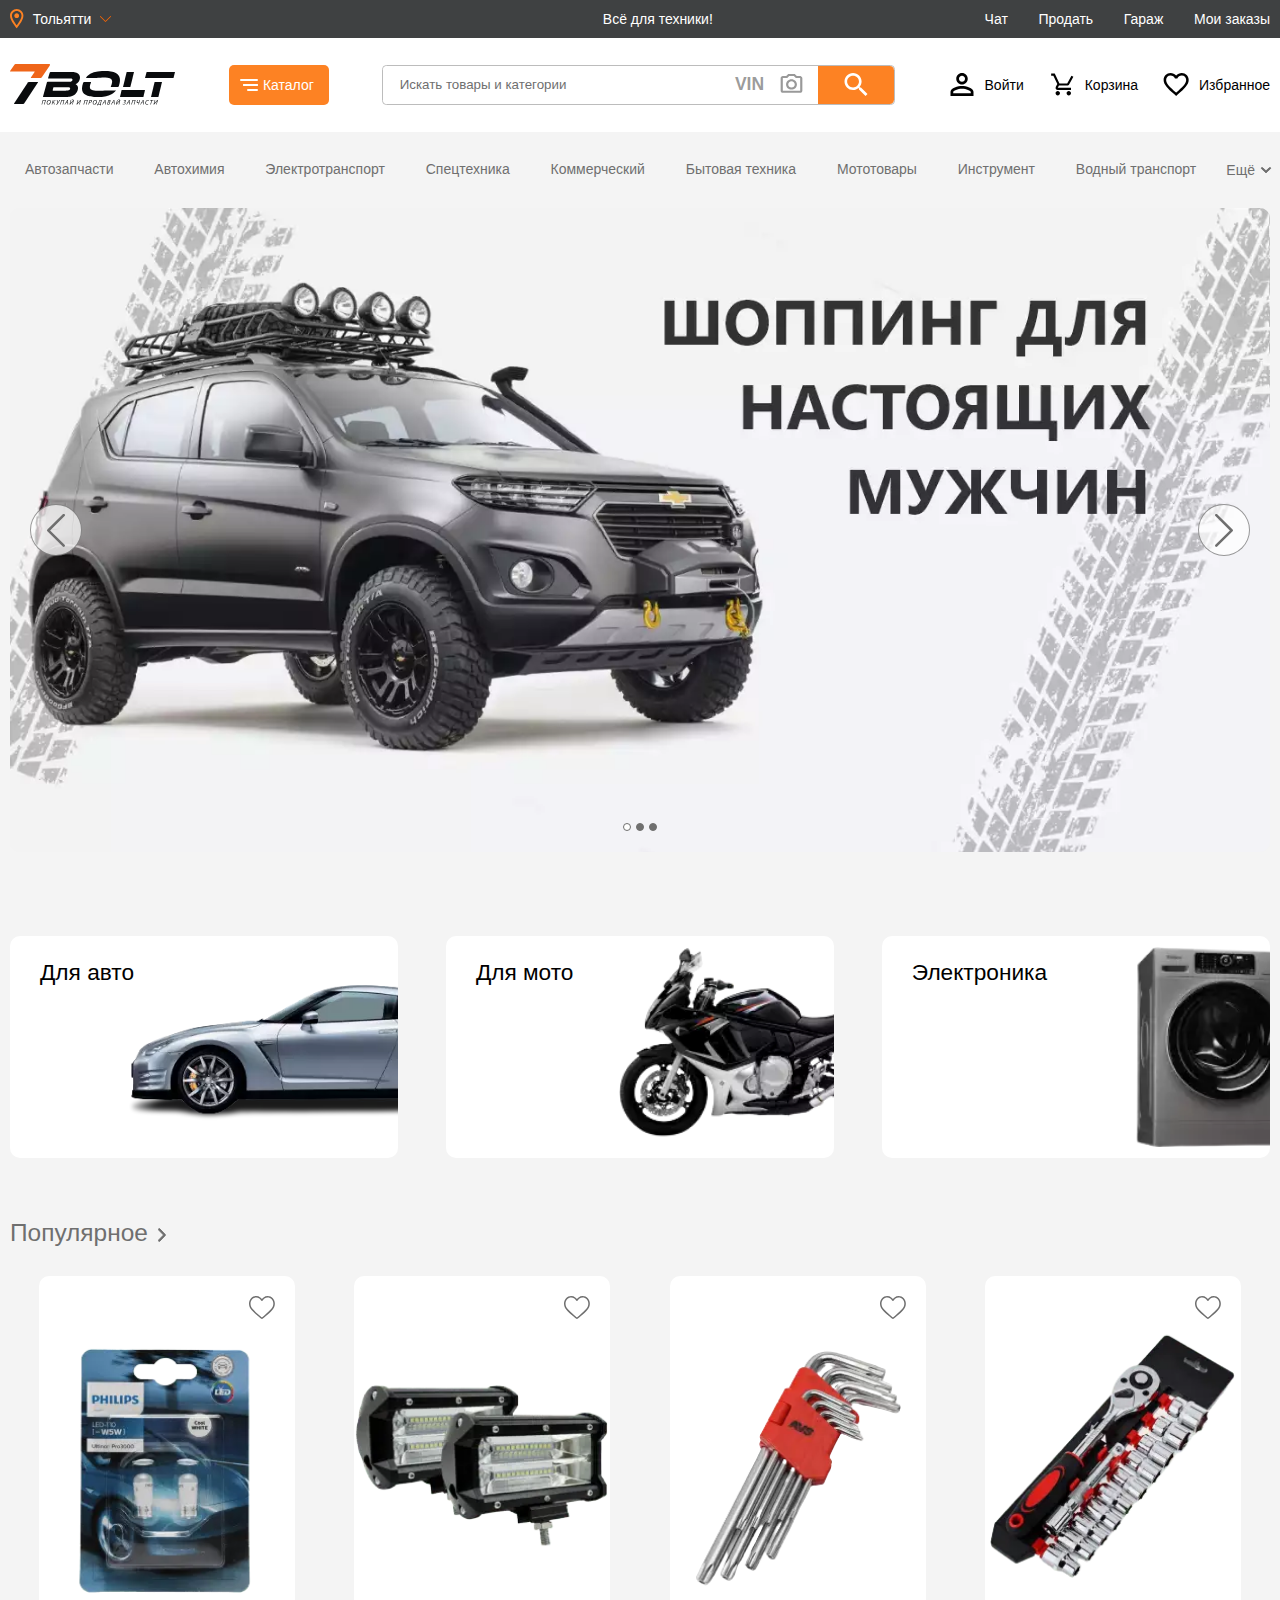
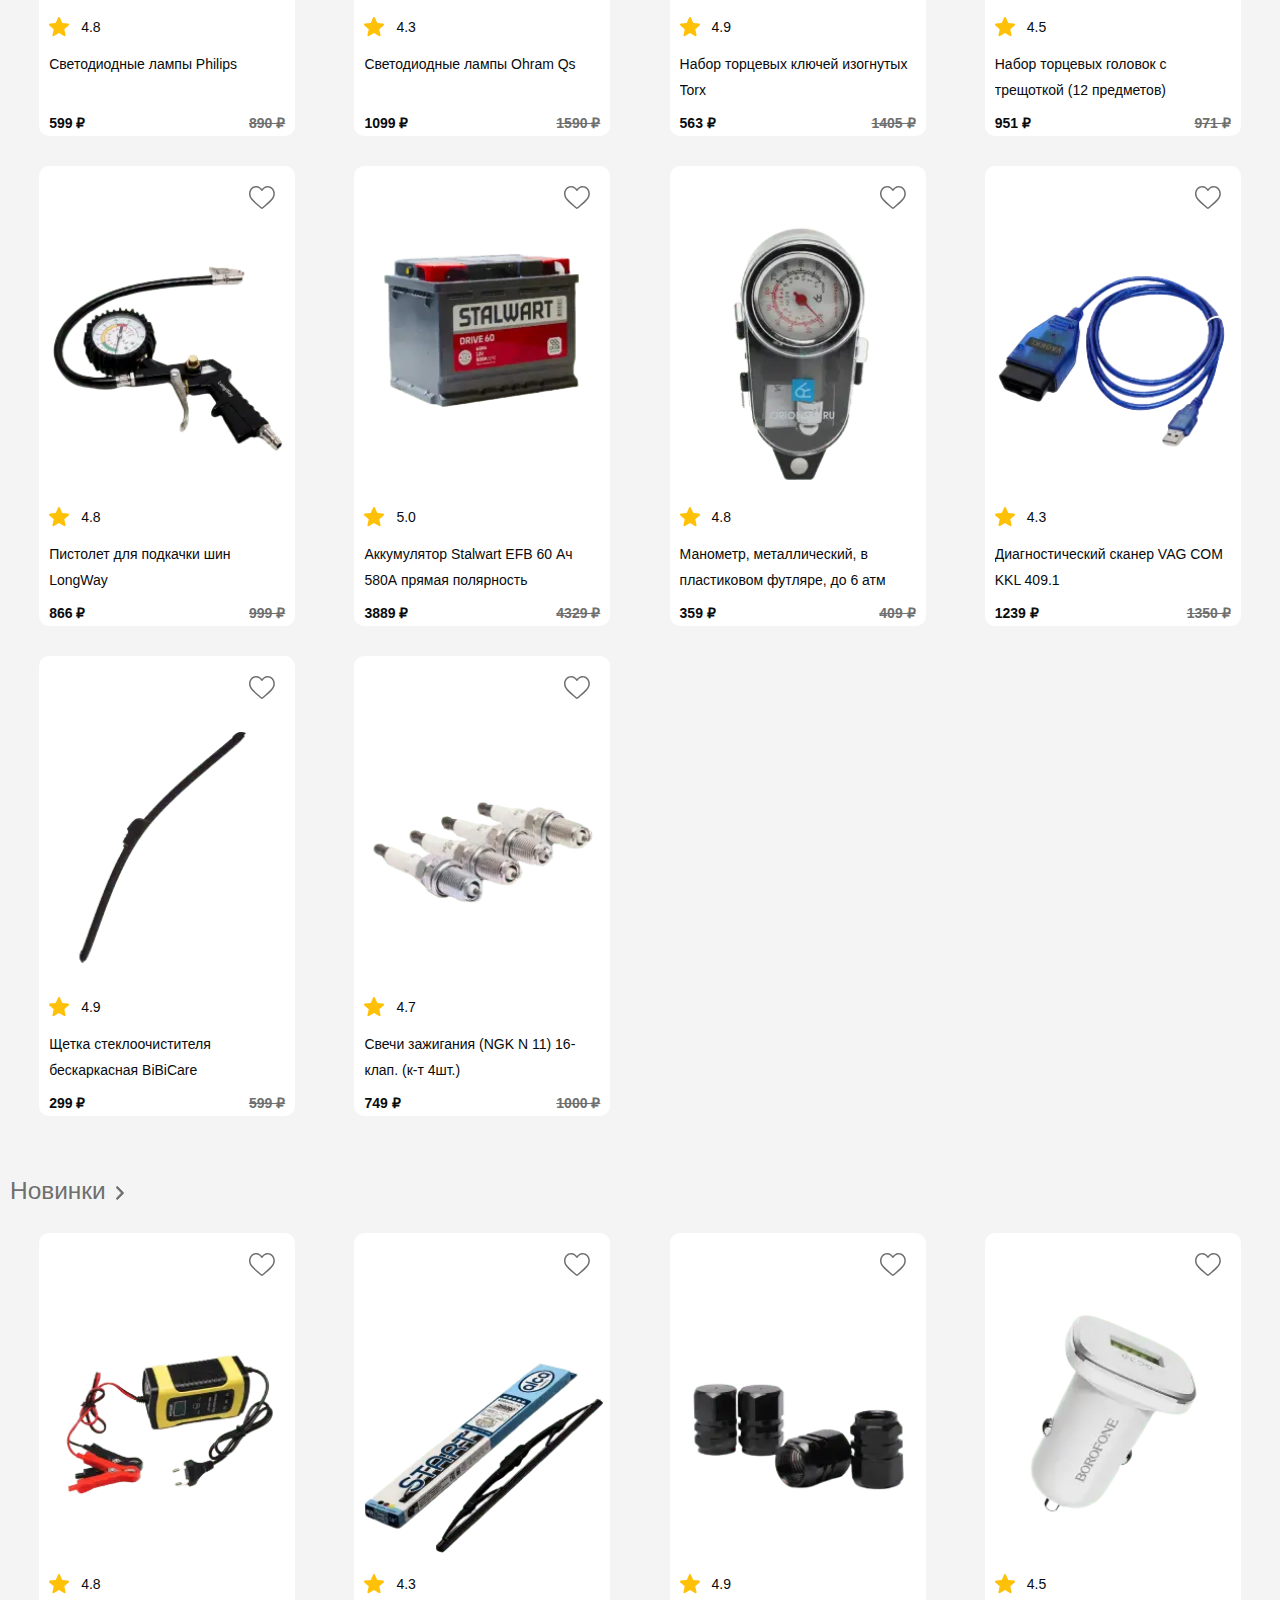
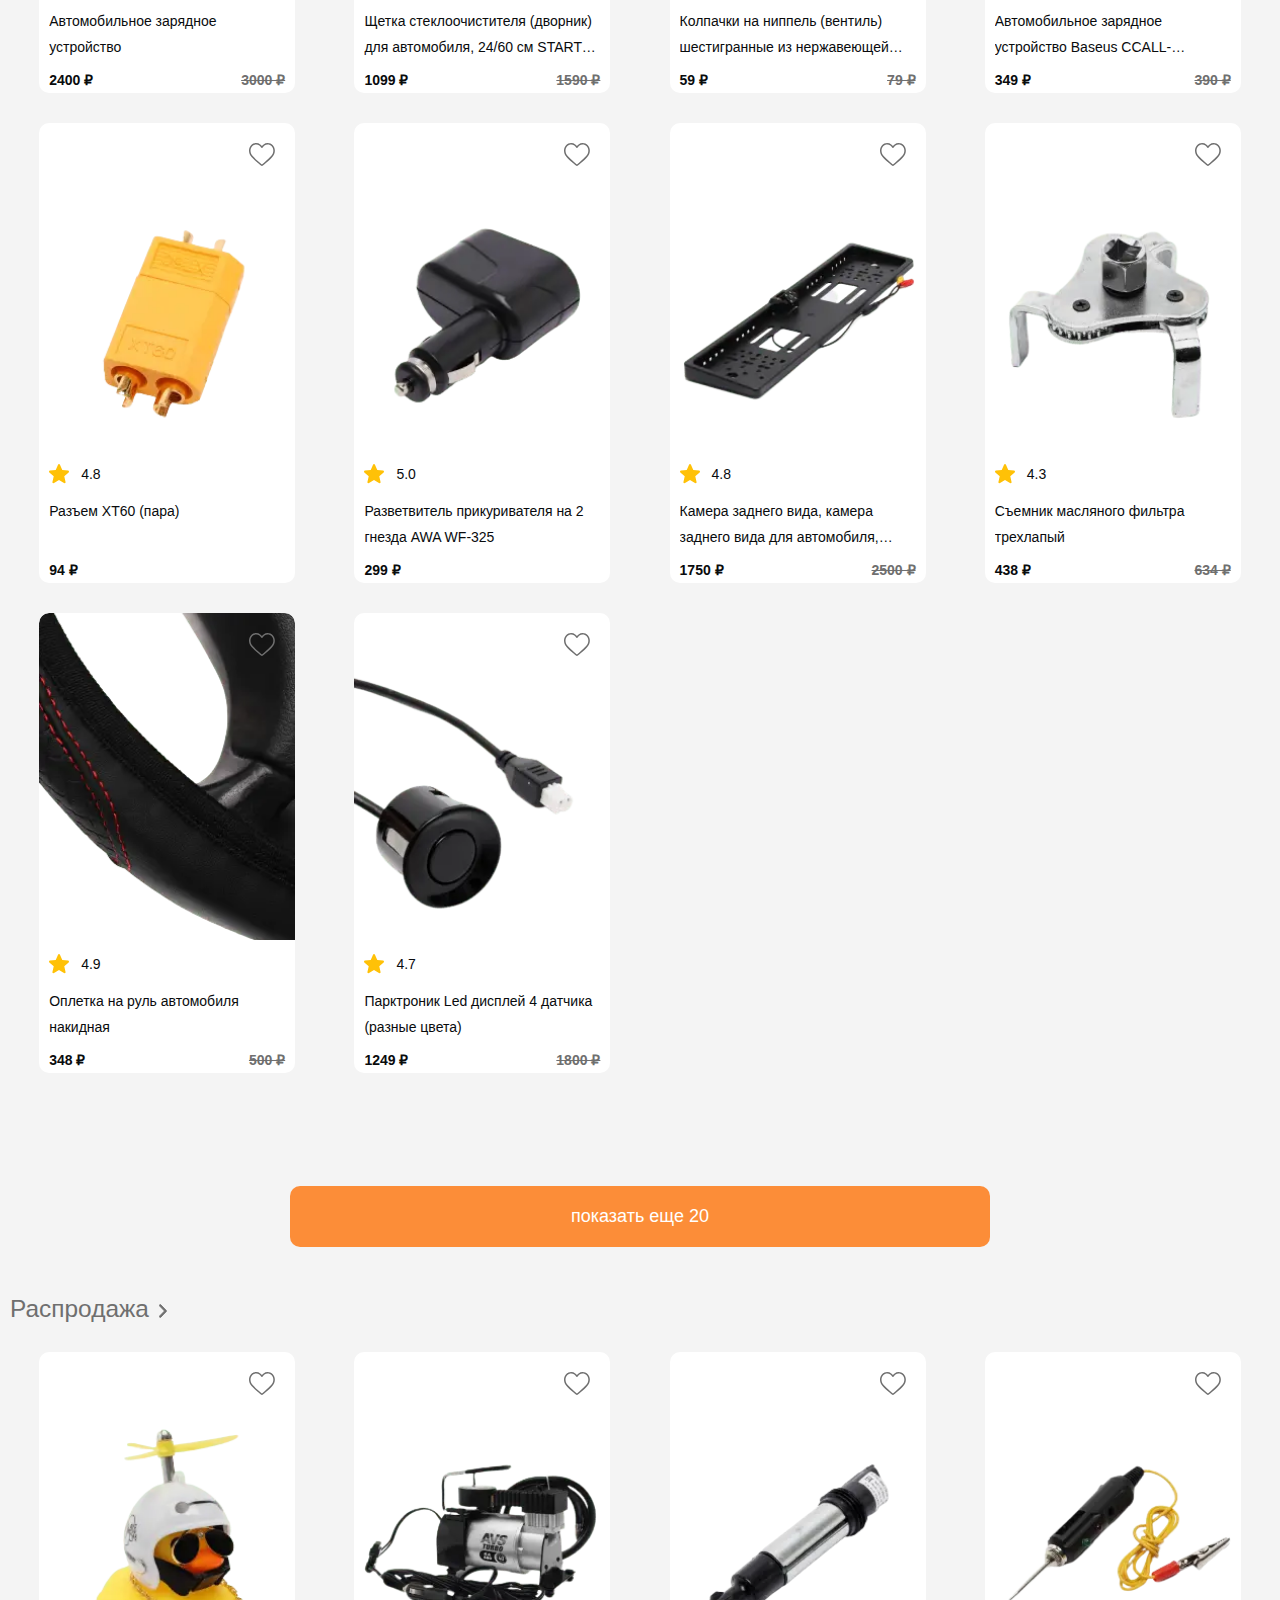
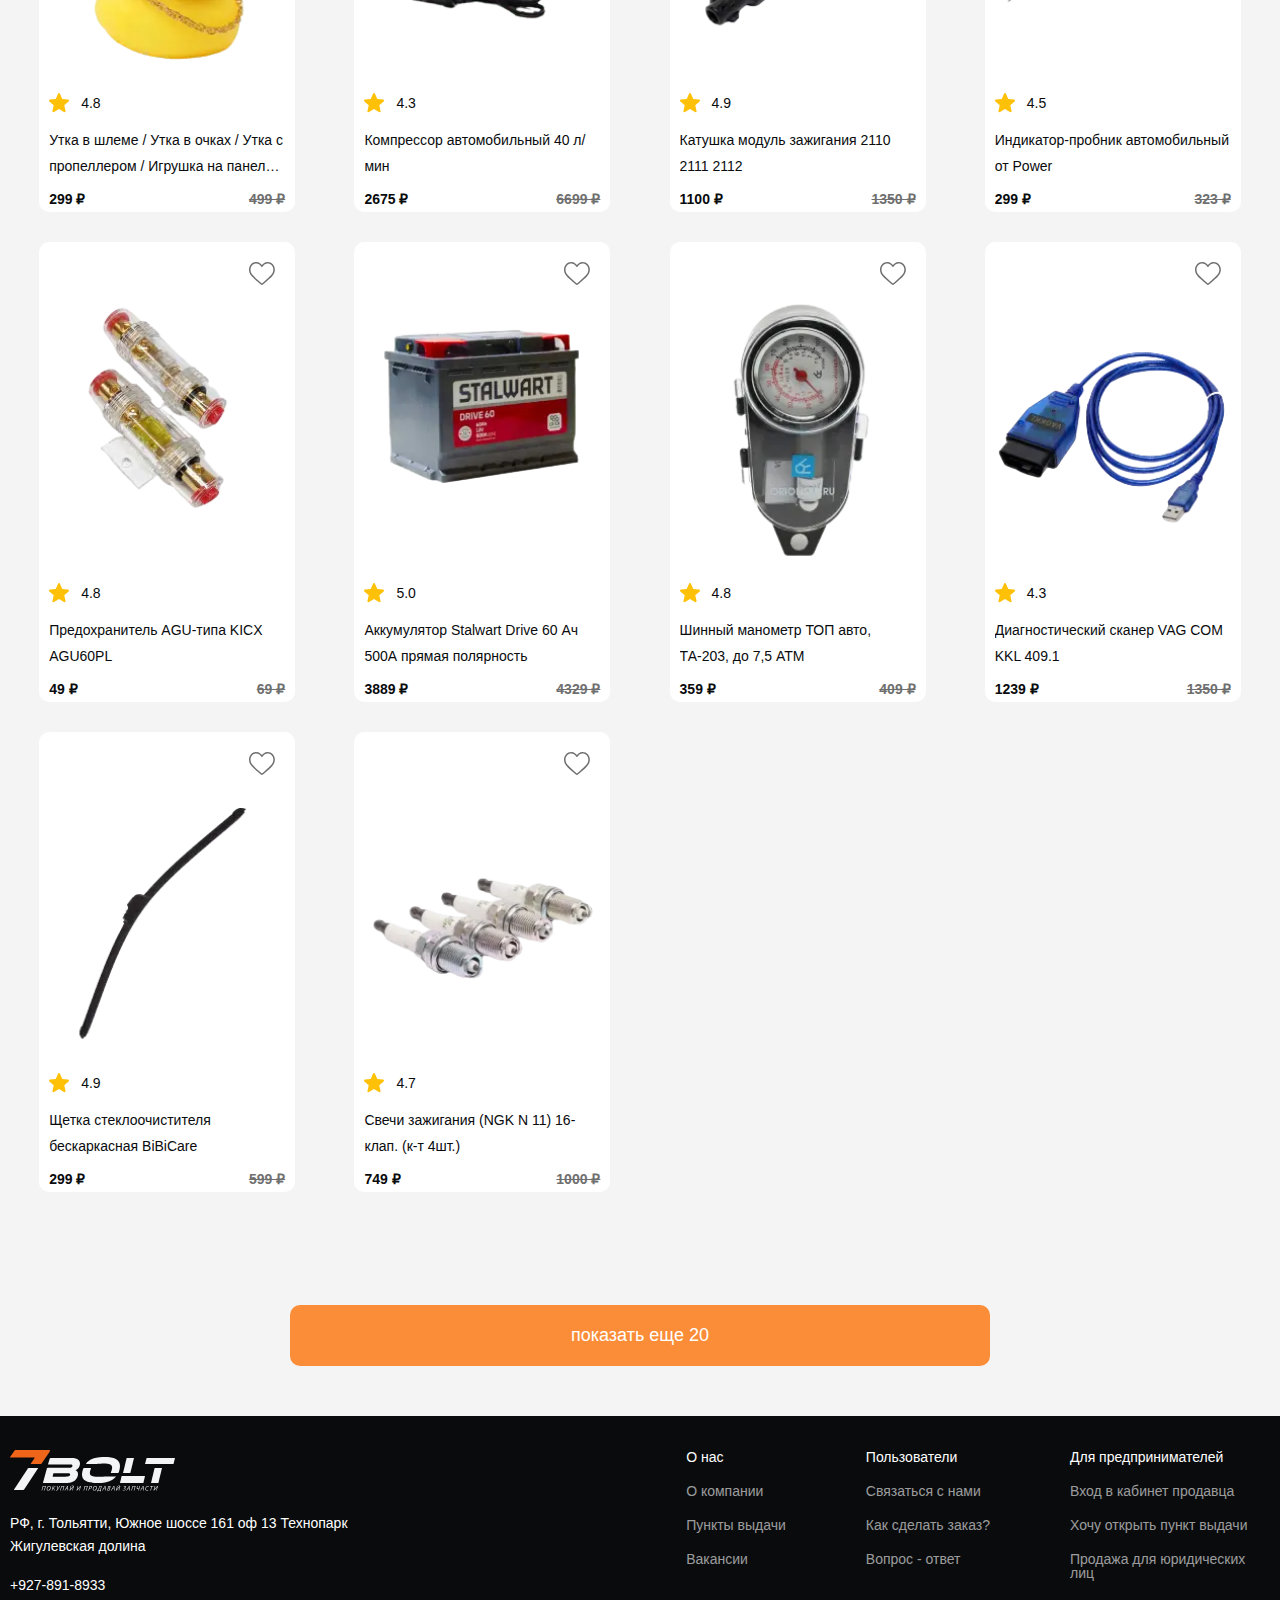
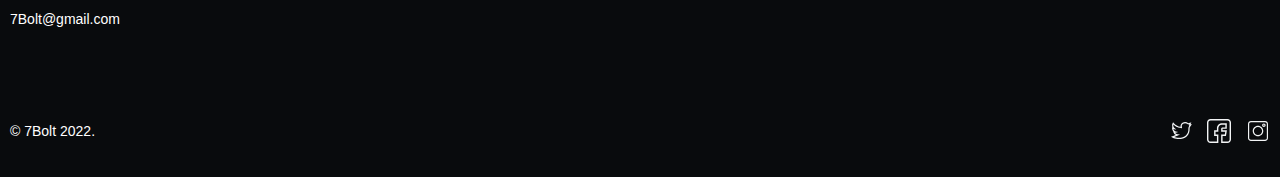
<file: index.html>
<!DOCTYPE html>
<html lang="ru">

<head>
	<meta charset="UTF-8">
	<meta http-equiv="X-UA-Compatible" content="IE=edge">
	<meta name="viewport" content="width=device-width, initial-scale=1.0">
	<link rel="icon" sizes="192x192"
		href="https://static.wixstatic.com/media/e10ed8_f21003ef328749c2852799e5d807b3f0%7Emv2.png/v1/fill/w_32%2Ch_32%2Clg_1%2Cusm_0.66_1.00_0.01/e10ed8_f21003ef328749c2852799e5d807b3f0%7Emv2.png">
	<link rel="shortcut icon"
		href="https://static.wixstatic.com/media/e10ed8_f21003ef328749c2852799e5d807b3f0%7Emv2.png/v1/fill/w_32%2Ch_32%2Clg_1%2Cusm_0.66_1.00_0.01/e10ed8_f21003ef328749c2852799e5d807b3f0%7Emv2.png"
		type="image/png" />
	<link rel="apple-touch-icon"
		href="https://static.wixstatic.com/media/e10ed8_f21003ef328749c2852799e5d807b3f0%7Emv2.png/v1/fill/w_32%2Ch_32%2Clg_1%2Cusm_0.66_1.00_0.01/e10ed8_f21003ef328749c2852799e5d807b3f0%7Emv2.png"
		type="image/png" />
	<link rel="preload" href="../fonts/Helvetica/Helvetica-Regular.woff" as="font" type="font/woff" crossorigin>
	<link rel="stylesheet" href="css/style.css">
	<title>Главная</title>
</head>

<body>
	<!-- кнопка для скролла вверх -->
<!-- кнопка для скролла вверх -->
<button class="scroll">
	<img class="scroll__img" src="img/icons/arrowButtonScroll.svg" alt="" draggable="false">
</button>
	<!-- меню для планшетов и телефонов -->
<div class="bottom-menu">
	<ul class="bottom-menu__list">
		<li class="bottom-menu__item">
			<a class="menu__bottom-link" href="#">
				<img class="bottom-menu__img" src="img/icons/profile.svg" alt="">
				<p>Профиль</p>
			</a>
		</li>
		<li class="bottom-menu__item">
			<a class="menu__bottom-link" href="#">
				<img class="bottom-menu__img" src="img/icons/sms.svg" alt="">
				<p>Чат</p>
			</a>
		</li>
		<li class="bottom-menu__item">
			<a class="menu__bottom-link" href="#">
				<img class="bottom-menu__img" src="img/icons/plus.svg" alt="">
				<p>Продать</p>
			</a>
		</li>
		<li class="bottom-menu__item">
			<a class="menu__bottom-link" href="#">
				<img class="bottom-menu__img" src="img/icons/garage__menu.svg" alt="">
				<p>Гараж</p>
			</a>
		</li>
		<li class="bottom-menu__item">
			<a class="menu__bottom-link" href="#">
				<img class="bottom-menu__img" src="img/icons/basket__menu.svg" alt="">
				<p>Корзина</p>
			</a>
		</li>
	</ul>
</div>
	<!-- каталог для мобильной версии -->
<!-- главное меню каталога -->
<div class="mobile-catalog__background mobile-background">
	<div class="mobile-catalog__modal">
		<div class="mobile-catalog__container">
			<div class="mobile-catalog__top">
				<button class="mobile-catalog__close">
					<img class="mobile-catalog__close-img" src="img/icons/arrow_menu.svg" alt="arrow back">
					Категории
				</button>
			</div>
			<div class="mobile-catalog__content" id="main-box">
				<button class="mobile-catalog__categories mobile-btn-1">
					<img class="mobile-catalog__categories-left" src="img/catalog/car__icon.svg" alt="car icon">
					Авто
					<img class="mobile-catalog__categories-right" src="img/catalog/arrow.svg" alt="arrow right">
				</button>
				<button class="mobile-catalog__categories mobile-btn-2">
					<img class="mobile-catalog__categories-left" src="img/catalog/moto__icon.svg" alt="moto icon">
					Мотоциклы
					<img class="mobile-catalog__categories-right" src="img/catalog/arrow.svg" alt="arrow right">
				</button>
				<button class="mobile-catalog__categories mobile-btn-3">
					<img class="mobile-catalog__categories-left" src="img/catalog/snowcar__icon.svg" alt="snowmobile icon">
					Снегоходы
					<img class="mobile-catalog__categories-right" src="img/catalog/arrow.svg" alt="arrow right">
				</button>
				<button class="mobile-catalog__categories mobile-btn-4">
					<img class="mobile-catalog__categories-left" src="img/catalog/atv__icon.svg" alt="atv icon">
					Квадроциклы и мотовездеходы
					<img class="mobile-catalog__categories-right" src="img/catalog/arrow.svg" alt="arrow right">
				</button>
				<button class="mobile-catalog__categories mobile-btn-5">
					<img class="mobile-catalog__categories-left" src="img/catalog/scooter__icon.svg" alt="scooter icon">
					Скутеры
					<img class="mobile-catalog__categories-right" src="img/catalog/arrow.svg" alt="arrow right">
				</button>
				<button class="mobile-catalog__categories mobile-btn-6">
					<img class="mobile-catalog__categories-left" src="img/catalog/bike__icon.svg" alt="bike icon">
					Вело
					<img class="mobile-catalog__categories-right" src="img/catalog/arrow.svg" alt="arrow right">
				</button>
				<button class="mobile-catalog__categories mobile-btn-7">
					<img class="mobile-catalog__categories-left" src="img/catalog/electronic-car__icon.svg" alt="electronic-car icon">
					Электротранспорт
					<img class="mobile-catalog__categories-right" src="img/catalog/arrow.svg" alt="arrow right">
				</button>
				<button class="mobile-catalog__categories mobile-btn-8">
					<img class="mobile-catalog__categories-left" src="img/catalog/commercial__icon.svg" alt="commercial icon">
					Коммерческий
					<img class="mobile-catalog__categories-right" src="img/catalog/arrow.svg" alt="arrow right">
				</button>
				<button class="mobile-catalog__categories mobile-btn-9">
					<img class="mobile-catalog__categories-left" src="img/catalog/water-car__icon.svg" alt="water-car icon">
					Водный транспорт
					<img class="mobile-catalog__categories-right" src="img/catalog/arrow.svg" alt="arrow right">
				</button>
				<button class="mobile-catalog__categories mobile-btn-10">
					<img class="mobile-catalog__categories-left" src="img/catalog/excavator__icon.svg" alt="special equipment icon">
					Спецтехника
					<img class="mobile-catalog__categories-right" src="img/catalog/arrow.svg" alt="arrow right">
				</button>
				<button class="mobile-catalog__categories mobile-btn-11">
					<img class="mobile-catalog__categories-left" src="img/catalog/mower__icon.svg" alt="agricultural machinery icon">
					Сельхозтехника
					<img class="mobile-catalog__categories-right" src="img/catalog/arrow.svg" alt="arrow right">
				</button>
				<button class="mobile-catalog__categories mobile-btn-12">
					<img class="mobile-catalog__categories-left" src="img/catalog/electronic__icon.svg" alt="electronic icon">
					Электроника
					<img class="mobile-catalog__categories-right" src="img/catalog/arrow.svg" alt="arrow right">
				</button>
				<button class="mobile-catalog__categories mobile-btn-13">
					<img class="mobile-catalog__categories-left" src="img/catalog/household__icon.svg" alt="household icon">
					Бытовая техника
					<img class="mobile-catalog__categories-right" src="img/catalog/arrow.svg" alt="arrow right">
				</button>
				<button class="mobile-catalog__categories mobile-btn-14">
					<img class="mobile-catalog__categories-left" src="img/catalog/electrics__icon.svg" alt="electrics icon">
					Электрика
					<img class="mobile-catalog__categories-right" src="img/catalog/arrow.svg" alt="arrow right">
				</button>
				<button class="mobile-catalog__categories mobile-btn-15">
					<img class="mobile-catalog__categories-left" src="img/catalog/instruments__icon.svg" alt="instruments icon">
					Инструмент
					<img class="mobile-catalog__categories-right" src="img/catalog/arrow.svg" alt="arrow right">
				</button>
				<button class="mobile-catalog__categories mobile-btn-16">
					<img class="mobile-catalog__categories-left" src="img/catalog/bolt__icon.svg" alt="hardware icon">
					Метизы
					<img class="mobile-catalog__categories-right" src="img/catalog/arrow.svg" alt="arrow right">
				</button>
				<button class="mobile-catalog__categories mobile-btn-17">
					<img class="mobile-catalog__categories-left" src="img/catalog/RTI__icon.svg" alt="rti icon">
					РТИ
					<img class="mobile-catalog__categories-right" src="img/catalog/arrow.svg" alt="arrow right">
				</button>
				<button class="mobile-catalog__categories mobile-btn-18">
					<img class="mobile-catalog__categories-left" src="img/catalog/sport__icon.svg" alt="sport icon">
					Хобби, спорт и развлечения
					<img class="mobile-catalog__categories-right" src="img/catalog/arrow.svg" alt="arrow right">
				</button>
				<button class="mobile-catalog__categories mobile-btn-19">
					<img class="mobile-catalog__categories-left" src="img/catalog/equipment__icon.svg" alt="equipment icon">
					Оборудование
					<img class="mobile-catalog__categories-right" src="img/catalog/arrow.svg" alt="arrow right">
				</button>
				<button class="mobile-catalog__categories mobile-btn-20">
					<img class="mobile-catalog__categories-left" src="img/catalog/robot__icon.svg" alt="robot icon">
					Робототехника
					<img class="mobile-catalog__categories-right" src="img/catalog/arrow.svg" alt="arrow right">
				</button>
				<button class="mobile-catalog__categories mobile-btn-21">
					<img class="mobile-catalog__categories-left" src="img/catalog/glasses__icon.svg" alt="glasses icon">
					Оптика
					<img class="mobile-catalog__categories-right" src="img/catalog/arrow.svg" alt="arrow right">
				</button>
				<button class="mobile-catalog__categories mobile-btn-22">
					<img class="mobile-catalog__categories-left" src="img/catalog/moto-head__icon.svg" alt="motorsport icon">
					Авто мото спорт
					<img class="mobile-catalog__categories-right" src="img/catalog/arrow.svg" alt="arrow right">
				</button>
				<button class="mobile-catalog__categories mobile-btn-23">
					<img class="mobile-catalog__categories-left" src="img/catalog/helicopter__icon.svg" alt="aviation icon">
					Авиация
					<img class="mobile-catalog__categories-right" src="img/catalog/arrow.svg" alt="arrow right">
				</button>
				<button class="mobile-catalog__categories mobile-btn-24">
					<img class="mobile-catalog__categories-left" src="img/catalog/books__icon.svg" alt="books icon">
					Литература и обучение
					<img class="mobile-catalog__categories-right" src="img/catalog/arrow.svg" alt="arrow right">
				</button>
				<button class="mobile-catalog__categories mobile-btn-25">
					<img class="mobile-catalog__categories-left" src="img/catalog/machine__icon.svg" alt="machine icon">
					Станки
					<img class="mobile-catalog__categories-right" src="img/catalog/arrow.svg" alt="arrow right">
				</button>
			</div>
		</div>
	</div>
</div>
<div class="mobile-catalog__background" id="all">
	<div class="mobile-catalog__modal">
		<div class="mobile-catalog__container">
			<div class="mobile-catalog__top">
				<button class="mobile-catalog__back">
					<img class="mobile-catalog__close-img" src="img/icons/arrow_menu.svg" alt="arrow back">
				</button>
			</div>
			<div class="mobile-catalog__content">
				<!-- аккордеон -->
				<div id="accordion" class="accordion">
					<div class="accordion__output">
						
					</div>

				</div>
			</div>
		</div>
	</div>
</div>
	<div class="wrapper">
		<!-- верхний блок навигации -->
<!-- верхнее меню навигации -->
<div class="nav-top">
	<div class="container">
		<div class="nav-top__inner">
			<div class="region">
				<button class="region__button">
					<img class="region__icon-location" src="img/icons/location.svg" alt="" draggable="false">
					<span class="region__text">Тольятти</span>
					<img class="region__icon" src="img/icons/arrow.svg" alt="" draggable="false">
				</button>
				<!-- список городов -->
				<div class="region__overflow">
					<ul class="region__list">
						<li class="region__title">
							<button value="English" class="btnlang">Тольятти</button>
						</li>
						<li class="region__title">
							<button value="English" class="btnlang">Москва</button>
						</li>
						<li class="region__title">
							<button value="Русский" class="btnlang">Санкт-Петербург</button>
						</li>
					</ul>
				</div>
			</div>
			<h1 class="nav-top__title">
				Всё для техники!
			</h1>
			<nav class="nav-top__menu">
				<ul class="nav-top__list">
					<li class="nav-top__item">
						<a class="nav-top__link" href="#">
							<span class="nav-top__text">
								Чат
							</span>
						</a>
					</li>
					<li class="nav-top__item">
						<a class="nav-top__link" href="#">
							<span class="nav-top__text">
								Продать
							</span>
						</a>
					</li>
					<li class="nav-top__item">
						<a class="nav-top__link" href="#">
							<span class="nav-top__text">
								Гараж
							</span>
						</a>
					</li>
					<li class="nav-top__item">
						<a class="nav-top__link" href="#">
							<span class="nav-top__text">
								Мои заказы
							</span>
						</a>
					</li>
				</ul>
			</nav>
		</div>
	</div>
</div>
		<!-- каталог -->
<div class="catalog__background">
	<div class="modal__catalog">
		<nav class="modal__wrapper">
			<!-- левый блок категорий -->
			<aside class="modal__points">
				<ul class="catalog__list" id="catalog-list">
					<li class="catalog__item" data-index="1">
						<a class="catalog__item-link link-1 item-link-dropdown" href="#">
							<div class="catalog__item-left">
								<img src="img/catalog/car__icon.svg" alt="car icon">
							</div>
							<span class="catalog__title">
								Авто
							</span>
							<div class="catalog__item-right">
								<img src="img/catalog/arrow.svg" alt="arrow right">
							</div>
						</a>
					</li>
					<li class="catalog__item" data-index="2">
						<a class="catalog__item-link link-2 item-link-dropdown" href="#">
							<div class="catalog__item-left">
								<img src="img/catalog/moto__icon.svg" alt="moto icon">
							</div>
							<span class="catalog__title">
								Мотоциклы
							</span>
							<div class="catalog__item-right">
								<img src="img/catalog/arrow.svg" alt="arrow right">
							</div>
						</a>
					</li>
					<li class="catalog__item">
						<a class="catalog__item-link link-3 item-link-dropdown" href="#">
							<div class="catalog__item-left">
								<img src="img/catalog/snowcar__icon.svg" alt="snowmobile icon">
							</div>
							<span class="catalog__title">
								Снегоходы
							</span>
							<div class="catalog__item-right">
								<img src="img/catalog/arrow.svg" alt="arrow right">
							</div>
						</a>
					</li>
					<li class="catalog__item">
						<a class="catalog__item-link link-4 item-link-dropdown" href="#">
							<div class="catalog__item-left">
								<img src="img/catalog/atv__icon.svg" alt="atl icon">
							</div>
							<span class="catalog__title">
								Квадроциклы и мотовездеходы
							</span>
							<div class="catalog__item-right">
								<img src="img/catalog/arrow.svg" alt="arrow right">
							</div>
						</a>
					</li>
					<li class="catalog__item">
						<a class="catalog__item-link link-5 item-link-dropdown" href="#">
							<div class="catalog__item-left">
								<img src="img/catalog/scooter__icon.svg" alt="scooter icon">
							</div>
							<span class="catalog__title">
								Скутеры
							</span>
							<div class="catalog__item-right">
								<img src="img/catalog/arrow.svg" alt="arrow right">
							</div>
						</a>
					</li>
					<li class="catalog__item">
						<a class="catalog__item-link link-6 item-link-dropdown" href="#">
							<div class="catalog__item-left">
								<img src="img/catalog/bike__icon.svg" alt="bike icon">
							</div>
							<span class="catalog__title">
								Вело
							</span>
							<div class="catalog__item-right">
								<img src="img/catalog/arrow.svg" alt="arrow right">
							</div>
						</a>
					</li>
					<li class="catalog__item">
						<a class="catalog__item-link link-7 item-link-dropdown" href="#">
							<div class="catalog__item-left">
								<img src="img/catalog/electronic-car__icon.svg" alt="electronic-car icon">
							</div>
							<span class="catalog__title">
								Электротранспорт
							</span>
							<div class="catalog__item-right">
								<img src="img/catalog/arrow.svg" alt="arrow right">
							</div>
						</a>
					</li>
					<li class="catalog__item">
						<a class="catalog__item-link link-8 item-link-dropdown" href="#">
							<div class="catalog__item-left">
								<img src="img/catalog/commercial__icon.svg" alt="commercial icon">
							</div>
							<span class="catalog__title">
								Коммерческий
							</span>
							<div class="catalog__item-right">
								<img src="img/catalog/arrow.svg" alt="arrow right">
							</div>
						</a>
					</li>
					<li class="catalog__item">
						<a class="catalog__item-link link-9 item-link-dropdown" href="#">
							<div class="catalog__item-left">
								<img src="img/catalog/water-car__icon.svg" alt="water-car icon">
							</div>
							<span class="catalog__title">
								Водный транспорт
							</span>
							<div class="catalog__item-right">
								<img src="img/catalog/arrow.svg" alt="arrow right">
							</div>
						</a>
					</li>
					<li class="catalog__item">
						<a class="catalog__item-link link-10 item-link-dropdown" href="#">
							<div class="catalog__item-left">
								<img src="img/catalog/excavator__icon.svg" alt="special equipment">
							</div>
							<span class="catalog__title">
								Спецтехника
							</span>
							<div class="catalog__item-right">
								<img src="img/catalog/arrow.svg" alt="arrow right">
							</div>
						</a>
					</li>
					<li class="catalog__item">
						<a class="catalog__item-link link-11 item-link-dropdown" href="#">
							<div class="catalog__item-left">
								<img src="img/catalog/mower__icon.svg" alt="agricultural machinery icon">
							</div>
							<span class="catalog__title">
								Сельхозтехника
							</span>
							<div class="catalog__item-right">
								<img src="img/catalog/arrow.svg" alt="arrow right">
							</div>
						</a>
					</li>
					<li class="catalog__item">
						<a class="catalog__item-link link-12 item-link-dropdown" href="#">
							<div class="catalog__item-left">
								<img src="img/catalog/electronic__icon.svg" alt="electronic icon">
							</div>
							<span class="catalog__title">
								Электроника
							</span>
							<div class="catalog__item-right">
								<img src="img/catalog/arrow.svg" alt="arrow right">
							</div>
						</a>
					</li>
					<li class="catalog__item">
						<a class="catalog__item-link link-13 item-link-dropdown" href="#">
							<div class="catalog__item-left">
								<img src="img/catalog/household__icon.svg" alt="household icon">
							</div>
							<span class="catalog__title">
								Бытовая техника
							</span>
							<div class="catalog__item-right">
								<img src="img/catalog/arrow.svg" alt="arrow right">
							</div>
						</a>
					</li>
					<li class="catalog__item">
						<a class="catalog__item-link link-14 item-link-dropdown" href="#">
							<div class="catalog__item-left">
								<img src="img/catalog/electrics__icon.svg" alt="electrics icon">
							</div>
							<span class="catalog__title">
								Электрика
							</span>
							<div class="catalog__item-right">
								<img src="img/catalog/arrow.svg" alt="arrow right">
							</div>
						</a>
					</li>
					<li class="catalog__item">
						<a class="catalog__item-link link-15 item-link-dropdown" href="#">
							<div class="catalog__item-left">
								<img src="img/catalog/instruments__icon.svg" alt="instruments icons">
							</div>
							<span class="catalog__title">
								Инструмент
							</span>
							<div class="catalog__item-right">
								<img src="img/catalog/arrow.svg" alt="arrow right">
							</div>
						</a>
					</li>
					<li class="catalog__item">
						<a class="catalog__item-link link-16 item-link-dropdown" href="#">
							<div class="catalog__item-left">
								<img src="img/catalog/bolt__icon.svg" alt="hardware icon">
							</div>
							<span class="catalog__title">
								Метизы
							</span>
							<div class="catalog__item-right">
								<img src="img/catalog/arrow.svg" alt="arrow right">
							</div>
						</a>
					</li>
					<li class="catalog__item">
						<a class="catalog__item-link link-17 item-link-dropdown" href="#">
							<div class="catalog__item-left">
								<img src="img/catalog/RTI__icon.svg" alt="rti icon">
							</div>
							<span class="catalog__title">
								РТИ
							</span>
							<div class="catalog__item-right">
								<img src="img/catalog/arrow.svg" alt="arrow right">
							</div>
						</a>
					</li>
					<li class="catalog__item">
						<a class="catalog__item-link link-18 item-link-dropdown" href="#">
							<div class="catalog__item-left">
								<img src="img/catalog/sport__icon.svg" alt="sport icon">
							</div>
							<span class="catalog__title">
								Хобби, спорт и развлечения
							</span>
							<div class="catalog__item-right">
								<img src="img/catalog/arrow.svg" alt="arrow right">
							</div>
						</a>
					</li>
					<li class="catalog__item">
						<a class="catalog__item-link link-19 item-link-dropdown" href="#">
							<div class="catalog__item-left">
								<img src="img/catalog/equipment__icon.svg" alt="equipment icon">
							</div>
							<span class="catalog__title">
								Оборудование
							</span>
							<div class="catalog__item-right">
								<img src="img/catalog/arrow.svg" alt="arrow right">
							</div>
						</a>
					</li>
					<li class="catalog__item">
						<a class="catalog__item-link link-20 item-link-dropdown" href="#">
							<div class="catalog__item-left">
								<img src="img/catalog/robot__icon.svg" alt="robot icon">
							</div>
							<span class="catalog__title">
								Робототехника
							</span>
							<div class="catalog__item-right">
								<img src="img/catalog/arrow.svg" alt="arrow right">
							</div>
						</a>
					</li>
					<li class="catalog__item">
						<a class="catalog__item-link link-21 item-link-dropdown" href="#">
							<div class="catalog__item-left">
								<img src="img/catalog/glasses__icon.svg" alt="glasses icon">
							</div>
							<span class="catalog__title">
								Оптика
							</span>
							<div class="catalog__item-right">
								<img src="img/catalog/arrow.svg" alt="arrow right">
							</div>
						</a>
					</li>
					<li class="catalog__item">
						<a class="catalog__item-link link-22 item-link-dropdown" href="#">
							<div class="catalog__item-left">
								<img src="img/catalog/moto-head__icon.svg" alt="motorsport icon">
							</div>
							<span class="catalog__title">
								Авто мото спорт
							</span>
							<div class="catalog__item-right">
								<img src="img/catalog/arrow.svg" alt="arrow right">
							</div>
						</a>
					</li>
					<li class="catalog__item">
						<a class="catalog__item-link link-23 item-link-dropdown" href="#">
							<div class="catalog__item-left">
								<img src="img/catalog/helicopter__icon.svg" alt="aviation icon">
							</div>
							<span class="catalog__title">
								Авиация
							</span>
							<div class="catalog__item-right">
								<img src="img/catalog/arrow.svg" alt="arrow right">
							</div>
						</a>
					</li>
					<li class="catalog__item">
						<a class="catalog__item-link link-24 item-link-dropdown" href="#">
							<div class="catalog__item-left">
								<img src="img/catalog/books__icon.svg" alt="books icon">
							</div>
							<span class="catalog__title">
								Литература и обучение
							</span>
							<div class="catalog__item-right">
								<img src="img/catalog/arrow.svg" alt="arrow right">
							</div>
						</a>
					</li>
					<li class="catalog__item">
						<a class="catalog__item-link link-25 item-link-dropdown" href="#">
							<div class="catalog__item-left">
								<img src="img/catalog/machine__icon.svg" alt="machine icon">
							</div>
							<span class="catalog__title">
								Станки
							</span>
							<div class="catalog__item-right">
								<img src="img/catalog/arrow.svg" alt="arrow right">
							</div>
						</a>
					</li>
				</ul>
			</aside>
			<!-- блок для вывода -->
			<div class="output">
				
			</div>
		</nav>
	</div>
</div>
		<!-- header -->
<header class="header">
	<div class="container">
		<div class="header__inner">
			<div class="header__wrapper">
				<a class="logo" href="index.html">
					<img class="logo__img" src="img/icons/logo.svg" alt="" draggable="false">
				</a>
				<div class="region region-2">
					<button class="region__button">
						<img class="region__icon-location" src="img/icons/location__grey.svg" alt="">
						<span class="region__text region__text-2">Тольятти</span>
						<img class="region__icon" src="img/icons/arrow__grey.svg" alt="" draggable="false">
					</button>
					<!-- список городов -->
					<div class="region__overflow region__overflow-2">
						<ul class="region__list">
							<li class="region__title">
								<button value="English" class="btnlang btnlang-2">Тольятти</button>
							</li>
							<li class="region__title">
								<button value="English" class="btnlang btnlang-2">Москва</button>
							</li>
							<li class="region__title">
								<button value="Русский" class="btnlang btnlang-2">Санкт-Петербург</button>
							</li>
						</ul>
					</div>
				</div>
			</div>
			<div class="header__wrapper2">
				<button class="catalog">
					<div class="catalog-icon">
						<div class="catalog-icon__line catalog-icon__line-1"></div>
						<div class="catalog-icon__line catalog-icon__line-2"></div>
						<div class="catalog-icon__line catalog-icon__line-3"></div>
						<div class="catalog-icon__line catalog-icon__line-4"></div>
					</div>
					Каталог
				</button>
				<button class="catalog-2 catalog-2-header">
					<div class="catalog-icon catalog-icon-2">
						<div class="catalog-icon__line catalog-icon__line-1"></div>
						<div class="catalog-icon__line catalog-icon__line-2"></div>
						<div class="catalog-icon__line catalog-icon__line-3"></div>
						<div class="catalog-icon__line catalog-icon__line-4"></div>
					</div>
					Каталог
				</button>
				<form class="header__search" action="#">
					<input class="header__input" type="text" placeholder="Искать товары и категории">
					<button class="header__btn vin">
						VIN
					</button>
					<button class="header__btn photo">
						<img class="header__btn-img" src="img/icons/photo.svg" alt="">
					</button>
					<button class="header__btn-search" type="submit">
						<img class="header__btn-loop" src="img/icons/loop.svg" alt="">
					</button>
					<button class="header__btn voice">
						<img class="header__btn-img" src="img/icons/voice.svg" alt="">
					</button>
				</form>
			</div>
			<nav class="header__nav">
				<ul class="header__list">
					<li class="header__item">
						<a class="header__link" href="#">
							<img class="header__img" src="img/icons/login.svg" alt="" draggable="false">
							<span class="header__text">
								Войти
							</span>
						</a>
					</li>
					<li class="header__item">
						<a class="header__link" href="#">
							<img class="header__img" src="img/icons/basket.svg" alt="" draggable="false">
							<span class="header__text">
								Корзина
							</span>
						</a>
					</li>
					<li class="header__item">
						<a class="header__link" href="#">
							<img class="header__img" src="img/icons/heart.svg" alt="" draggable="false">
							<span class="header__text">
								Избранное
							</span>
						</a>
					</li>
				</ul>
			</nav>
		</div>
	</div>
</header>
		<main class="main">
			<!-- меню поиска на телефнах -->
<section class="search">
	<div class="container">
		<div class="search__inner">
			<button class="catalog-2">
				<img class="catalog__img" src="img/icons/burger_icon_mobile.svg" alt="">
			</button>
			<form class="header__search-2" action="#">
				<input class="header__input-2" type="text" placeholder="Искать на 7bolt">
				<button class="header__btn vin">
					VIN
				</button>
				<button class="header__btn photo">
					<img class="header__btn-img" src="img/icons/photo.svg" alt="">
				</button>
				<button class="header__btn-search" type="submit">
					<img class="header__btn-loop" src="img/icons/loop.svg" alt="">
				</button>
				<button class="header__btn voice">
					<img class="header__btn-img" src="img/icons/voice.svg" alt="">
				</button>
			</form>
		</div>
	</div>
</section>
			<!-- хот бар -->
<!-- хотбар -->
<nav class="main__menu">
	<div class="container">
		<div class="main__menu-inner">
			<ul class="main__list">
				<li class="main__item">
					<a class="main__link" href="#">
						Автозапчасти
					</a>
					<div class="drop-menu">
						<ul class="drop-menu__side">
							<li class="drop-menu__item">
								<a class="drop-menu__link" href="#">
									Оригинальные запчасти
								</a>
							</li>
							<li class="drop-menu__item">
								<a class="drop-menu__link" href="#">
									Неоригинальные запчасти
								</a>
							</li>
							<li class="drop-menu__item">
								<a class="drop-menu__link" href="#">
									Запчасти Б/у
								</a>
							</li>
							<li class="drop-menu__item">
								<a class="drop-menu__link" href="#">
									Каталоги
								</a>
							</li>
							<li class="drop-menu__item">
								<a class="drop-menu__link" href="#">
									Подбор запчастей
								</a>
							</li>
							<li class="drop-menu__item">
								<a class="drop-menu__link" href="#">
									Поставщики
								</a>
							</li>
							<li class="drop-menu__item">
								<a class="drop-menu__link" href="#">
									Оптовые сделки
								</a>
							</li>
							<li class="drop-menu__item">
								<a class="drop-menu__link" href="#">
									WikiTech
								</a>
							</li>
						</ul>
						<ul class="drop-menu__content">
							<li class="drop-menu__content-item">
								<a class="drop-menu__content-link" href="">
									<img class="drop-menu__content-img" src="img/dropMenu/autoparts/autoparts_battery.webp" alt="auto parts battery" draggable="false">
									<h5 class="drop-menu__content-text">
										Аккумуляторы
									</h5>
								</a>
							</li>
							<li class="drop-menu__content-item">
								<a class="drop-menu__content-link" href="">
									<img class="drop-menu__content-img" src="img/dropMenu/autoparts/autoparts_disk.webp" alt="auto parts disk" draggable="false">
									<h5 class="drop-menu__content-text">
										Диски
									</h5>
								</a>
							</li>
							<li class="drop-menu__content-item">
								<a class="drop-menu__content-link" href="">
									<img class="drop-menu__content-img" src="img/dropMenu/autoparts/autoparts_tire.webp" alt="autoparts tire" draggable="false">
									<h5 class="drop-menu__content-text">
										Шины
									</h5>
								</a>
							</li>
							<li class="drop-menu__content-item">
								<a class="drop-menu__content-link" href="">
									<img class="drop-menu__content-img" src="img/dropMenu/autoparts/autoparts_autolamp.webp" alt="auto parts auto lamp" draggable="false">
									<h5 class="drop-menu__content-text">
										Автолампы
									</h5>
								</a>
							</li>
							<li class="drop-menu__content-item">
								<a class="drop-menu__content-link" href="">
									<img class="drop-menu__content-img" src="img/dropMenu/autoparts/autoparts_TO.webp" alt="auto parts TO" draggable="false">
									<h5 class="drop-menu__content-text">
										Запчасти для ТО
									</h5>
								</a>
							</li>
							<li class="drop-menu__content-item">
								<a class="drop-menu__content-link" href="">
									<img class="drop-menu__content-img" src="img/dropMenu/autoparts/autoparts_accessory.webp" alt="auto parts accessory" draggable="false">
									<h5 class="drop-menu__content-text">
										Аксессуары
									</h5>
								</a>
							</li>
							<li class="drop-menu__content-item">
								<a class="drop-menu__content-link" href="">
									<img class="drop-menu__content-img" src="img/dropMenu/autoparts/autoparts_sale.webp" alt="auto parts sale" draggable="false">
									<h5 class="drop-menu__content-text">
										Купить со скидкой
									</h5>
								</a>
							</li>
						</ul>
					</div>
				</li>
				<li class="main__item">
					<a class="main__link" href="#">
						Автохимия
					</a>
					<div class="drop-menu">
						<ul class="drop-menu__side">
							<li class="drop-menu__item">
								<a class="drop-menu__link" href="#">
									Обзоры автохимии
								</a>
							</li>
							<li class="drop-menu__item">
								<a class="drop-menu__link drop-menu__link--color" href="#">
									Подбор масел
								</a>
							</li>
						</ul>
						<ul class="drop-menu__content">
							<li class="drop-menu__content-item">
								<a class="drop-menu__content-link" href="">
									<img class="drop-menu__content-img" src="img/dropMenu/autochemistry/oil.webp" alt="oil" draggable="false">
									<h5 class="drop-menu__content-text">
										Автомобильные моторные масла
									</h5>
								</a>
							</li>
							<li class="drop-menu__content-item">
								<a class="drop-menu__content-link" href="">
									<img class="drop-menu__content-img" src="img/dropMenu/autochemistry/transOil.webp" alt="transOil" draggable="false">
									<h5 class=" drop-menu__content-text">
									Трансмиссионные масла
									</h5>
								</a>
							</li>
							<li class="drop-menu__content-item">
								<a class="drop-menu__content-link" href="">
									<img class="drop-menu__content-img" src="img/dropMenu/autochemistry/antifreeze.webp" alt="antifreeze" draggable="false">
									<h5 class=" drop-menu__content-text">
									Антифризы
									</h5>
								</a>
							</li>
							<li class="drop-menu__content-item">
								<a class="drop-menu__content-link" href="">
									<img class="drop-menu__content-img" src="img/dropMenu/autochemistry/lubrication.webp" alt="lubrication" draggable="false">
									<h5 class="drop-menu__content-text">
										Смазки
									</h5>
								</a>
							</li>
							<li class="drop-menu__content-item">
								<a class="drop-menu__content-link" href="">
									<img class="drop-menu__content-img" src="img/dropMenu/autochemistry/cleaner.webp" alt="cleaner" draggable="false">
									<h5 class="drop-menu__content-text">
										Промывки и очистители
									</h5>
								</a>
							</li>
							<li class="drop-menu__content-item">
								<a class="drop-menu__content-link" href="">
									<img class="drop-menu__content-img" src="img/dropMenu/autochemistry/washer.webp" alt="washer" draggable="false">
									<h5 class="drop-menu__content-text">
										Жидкости омывателя
									</h5>
								</a>
							</li>
							<li class="drop-menu__content-item">
								<a class="drop-menu__content-link" href="">
									<img class="drop-menu__content-img" src="img/dropMenu/autochemistry/primer.webp" alt="primer" draggable="false">
									<h5 class="drop-menu__content-text">
										Краски и грунтовки
									</h5>
								</a>
							</li>
							<li class="drop-menu__content-item">
								<a class="drop-menu__content-link" href="">
									<img class="drop-menu__content-img" src="img/dropMenu/autochemistry/cleanser.webp" alt="cleanser" draggable="false">
									<h5 class="drop-menu__content-text">
										Чистящие средства
									</h5>
								</a>
							</li>
							<li class="drop-menu__content-item">
								<a class="drop-menu__content-link" href="">
									<img class="drop-menu__content-img" src="img/dropMenu/autochemistry/polish.webp" alt="polish" draggable="false">
									<h5 class="drop-menu__content-text">
										Воски и полироли
									</h5>
								</a>
							</li>
							<li class="drop-menu__content-item">
								<a class="drop-menu__content-link" href="">
									<img class="drop-menu__content-img" src="img/dropMenu/autochemistry/additives.webp" alt="additives" draggable="false">
									<h5 class="drop-menu__content-text">
										Присадки
									</h5>
								</a>
							</li>
							<li class="drop-menu__content-item">
								<a class="drop-menu__content-link" href="">
									<img class="drop-menu__content-img" src="img/dropMenu/autochemistry/sheeting.webp" alt="sheeting" draggable="false">
									<h5 class="drop-menu__content-text">
										Защитные покрытия
									</h5>
								</a>
							</li>
							<li class="drop-menu__content-item">
								<a class="drop-menu__content-link" href="">
									<img class="drop-menu__content-img" src="img/dropMenu/autochemistry/sealant.webp" alt="sealant" draggable="false">
									<h5 class="drop-menu__content-text">
										Герметики
									</h5>
								</a>
							</li>
							<li class="drop-menu__content-item">
								<a class="drop-menu__content-link" href="">
									<img class="drop-menu__content-img" src="img/dropMenu/autochemistry/brakeFluid.webp" alt="brakeFluid" draggable="false">
									<h5 class="drop-menu__content-text">
										Тормозные жидкости
									</h5>
								</a>
							</li>
							<li class="drop-menu__content-item">
								<a class="drop-menu__content-link" href="">
									<img class="drop-menu__content-img" src="img/dropMenu/autochemistry/hydraulic.webp" alt="hydraulic" draggable="false">
									<h5 class="drop-menu__content-text">
										Гидравлические жидкости
									</h5>
								</a>
							</li>
						</ul>
					</div>
				</li>
				<li class="main__item">
					<a class="main__link" href="#">
						Электротранспорт
					</a>
					<div class="drop-menu">
						<ul class="drop-menu__side">
							<li class="drop-menu__item">
								<a class="drop-menu__link" href="#">
									скоро будет =)
								</a>
							</li>
						</ul>
						<ul class="drop-menu__content">
							<li class="drop-menu__content-item">
								<a class="drop-menu__content-link" href="">
									<img class="drop-menu__content-img" src="img/dropMenu/electro_transport/scooter.webp" alt="scooter" draggable="false">
									<h5 class="drop-menu__content-text">
										Электросамокаты
									</h5>
								</a>
							</li>
							<li class="drop-menu__content-item">
								<a class="drop-menu__content-link" href="">
									<img class="drop-menu__content-img" src="img/dropMenu/electro_transport/childCar.webp" alt="childCar" draggable="false">
									<h5 class="drop-menu__content-text">
										Детский электротранспорт
									</h5>
								</a>
							</li>
							<li class="drop-menu__content-item">
								<a class="drop-menu__content-link" href="">
									<img class="drop-menu__content-img" src="img/dropMenu/electro_transport/electroBike.webp" alt="electroBike" draggable="false">
									<h5 class="drop-menu__content-text">
										Электровелосипеды
									</h5>
								</a>
							</li>
							<li class="drop-menu__content-item">
								<a class="drop-menu__content-link" href="">
									<img class="drop-menu__content-img" src="img/dropMenu/electro_transport/gyroScooter.webp" alt="gyroScooter" draggable="false">
									<h5 class="drop-menu__content-text">
										Гироскутеры
									</h5>
								</a>
							</li>
							<li class="drop-menu__content-item">
								<a class="drop-menu__content-link" href="">
									<img class="drop-menu__content-img" src="img/dropMenu/electro_transport/monoWheel.webp" alt="monoWheel" draggable="false">
									<h5 class="drop-menu__content-text">
										Моноколеса
									</h5>
								</a>
							</li>
							<li class="drop-menu__content-item">
								<a class="drop-menu__content-link" href="">
									<img class="drop-menu__content-img" src="img/dropMenu/electro_transport/electroSkates.webp" alt="electroSkates" draggable="false">
									<h5 class="drop-menu__content-text">
										Электроролики
									</h5>
								</a>
							</li>
							<li class="drop-menu__content-item">
								<a class="drop-menu__content-link" href="">
									<img class="drop-menu__content-img" src="img/dropMenu/electro_transport/electroMoto.webp" alt="electroMoto" draggable="false">
									<h5 class="drop-menu__content-text">
										Электромотоциклы
									</h5>
								</a>
							</li>
						</ul>
					</div>
				</li>
				<li class="main__item">
					<a class="main__link" href="#">
						Спецтехника
					</a>
					<div class="drop-menu">
						<ul class="drop-menu__side">
							<li class="drop-menu__item">
								<a class="drop-menu__link" href="#">
									Оригинальные запчасти
								</a>
							</li>
							<li class="drop-menu__item">
								<a class="drop-menu__link drop-menu__link--color" href="#">
									Неоригинальные запчасти
								</a>
							</li>
							<li class="drop-menu__item">
								<a class="drop-menu__link" href="#">
									Запчасти Б/у
								</a>
							</li>
							<li class="drop-menu__item">
								<a class="drop-menu__link" href="#">
									Каталоги
								</a>
							</li>
							<li class="drop-menu__item">
								<a class="drop-menu__link" href="#">
									Подбор запчастей
								</a>
							</li>
							<li class="drop-menu__item">
								<a class="drop-menu__link" href="#">
									Поставщики
								</a>
							</li>
							<li class="drop-menu__item">
								<a class="drop-menu__link" href="#">
									Оптовые сделки
								</a>
							</li>
							<li class="drop-menu__item">
								<a class="drop-menu__link" href="#">
									WikiTech
								</a>
							</li>
						</ul>
						<ul class="drop-menu__content">
							<li class="drop-menu__content-item">
								<a class="drop-menu__content-link" href="">
									<img class="drop-menu__content-img" src="img/dropMenu/special_equipment/acum.webp" alt="acum" draggable="false">
									<h5 class="drop-menu__content-text">
										Аккумуляторы
									</h5>
								</a>
							</li>
							<li class="drop-menu__content-item">
								<a class="drop-menu__content-link" href="">
									<img class="drop-menu__content-img" src="img/dropMenu/special_equipment/tire.webp" alt="tire" draggable="false">
									<h5 class="drop-menu__content-text">
										Шины
									</h5>
								</a>
							</li>
							<li class="drop-menu__content-item">
								<a class="drop-menu__content-link" href="">
									<img class="drop-menu__content-img" src="img/dropMenu/special_equipment/spareParts.webp" alt="spareParts" draggable="false">
									<h5 class="drop-menu__content-text">
										Запчасти для ТО
									</h5>
								</a>
							</li>
							<li class="drop-menu__content-item">
								<a class="drop-menu__content-link" href="">
									<img class="drop-menu__content-img" src="img/dropMenu/special_equipment/mounted.webp" alt="mounted" draggable="false">
									<h5 class="drop-menu__content-text">
										Навесное оборудование
									</h5>
								</a>
							</li>
							<li class="drop-menu__content-item">
								<a class="drop-menu__content-link" href="">
									<img class="drop-menu__content-img" src="img/dropMenu/special_equipment/oil.webp" alt="oil" draggable="false">
									<h5 class="drop-menu__content-text">
										Моторные масла
									</h5>
								</a>
							</li>
							<li class="drop-menu__content-item">
								<a class="drop-menu__content-link" href="">
									<img class="drop-menu__content-img" src="img/dropMenu/special_equipment/transOil.webp" alt="transOil" draggable="false">
									<h5 class="drop-menu__content-text">
										Трансмиссионные масла
									</h5>
								</a>
							</li>
							<li class="drop-menu__content-item">
								<a class="drop-menu__content-link" href="">
									<img class="drop-menu__content-img" src="img/dropMenu/special_equipment/antifreeze.webp" alt="antifreeze" draggable="false">
									<h5 class="drop-menu__content-text">
										Антифризы
									</h5>
								</a>
							</li>
							<li class="drop-menu__content-item">
								<a class="drop-menu__content-link" href="">
									<img class="drop-menu__content-img" src="img/dropMenu/special_equipment/lubrication.webp" alt="lubrication" draggable="false">
									<h5 class="drop-menu__content-text">
										Смазки
									</h5>
								</a>
							</li>
							<li class="drop-menu__content-item">
								<a class="drop-menu__content-link" href="">
									<img class="drop-menu__content-img" src="img/dropMenu/special_equipment/hydraulic.webp" alt="hydraulic" draggable="false">
									<h5 class="drop-menu__content-text">
										Гидравлические жидкости
									</h5>
								</a>
							</li>
							<li class="drop-menu__content-item">
								<a class="drop-menu__content-link" href="">
									<img class="drop-menu__content-img" src="img/dropMenu/special_equipment/rubber.webp" alt="rubber" draggable="false">
									<h5 class="drop-menu__content-text">
										Резинотехнические изделия (РТИ)
									</h5>
								</a>
							</li>
						</ul>
					</div>
				</li>
				<li class="main__item">
					<a class="main__link" href="#">
						Коммерческий
					</a>
					<div class="drop-menu">
						<ul class="drop-menu__side">
							<li class="drop-menu__item">
								<a class="drop-menu__link" href="#">
									Оригинальные запчасти
								</a>
							</li>
							<li class="drop-menu__item">
								<a class="drop-menu__link drop-menu__link--color" href="#">
									Неоригинальные запчасти
								</a>
							</li>
							<li class="drop-menu__item">
								<a class="drop-menu__link" href="#">
									Запчасти Б/у
								</a>
							</li>
							<li class="drop-menu__item">
								<a class="drop-menu__link" href="#">
									Каталоги
								</a>
							</li>
							<li class="drop-menu__item">
								<a class="drop-menu__link" href="#">
									Подбор запчастей
								</a>
							</li>
							<li class="drop-menu__item">
								<a class="drop-menu__link" href="#">
									Поставщики
								</a>
							</li>
							<li class="drop-menu__item">
								<a class="drop-menu__link" href="#">
									Оптовые сделки
								</a>
							</li>
							<li class="drop-menu__item">
								<a class="drop-menu__link" href="#">
									WikiTech
								</a>
							</li>
						</ul>
						<ul class="drop-menu__content">
							<li class="drop-menu__content-item">
								<a class="drop-menu__content-link" href="">
									<img class="drop-menu__content-img" src="img/dropMenu/autoparts/autoparts_battery.webp" alt="auto parts battery" draggable="false">
									<h5 class="drop-menu__content-text">
										Аккумуляторы
									</h5>
								</a>
							</li>
							<li class="drop-menu__content-item">
								<a class="drop-menu__content-link" href="">
									<img class="drop-menu__content-img" src="img/dropMenu/autoparts/autoparts_disk.webp" alt="auto parts disk" draggable="false">
									<h5 class="drop-menu__content-text">
										Диски
									</h5>
								</a>
							</li>
							<li class="drop-menu__content-item">
								<a class="drop-menu__content-link" href="">
									<img class="drop-menu__content-img" src="img/dropMenu/autoparts/autoparts_tire.webp" alt="autoparts tire" draggable="false">
									<h5 class="drop-menu__content-text">
										Шины
									</h5>
								</a>
							</li>
							<li class="drop-menu__content-item">
								<a class="drop-menu__content-link" href="">
									<img class="drop-menu__content-img" src="img/dropMenu/autoparts/autoparts_autolamp.webp" alt="auto parts auto lamp" draggable="false">
									<h5 class="drop-menu__content-text">
										Автолампы
									</h5>
								</a>
							</li>
							<li class="drop-menu__content-item">
								<a class="drop-menu__content-link" href="">
									<img class="drop-menu__content-img" src="img/dropMenu/autoparts/autoparts_TO.webp" alt="auto parts TO" draggable="false">
									<h5 class="drop-menu__content-text">
										Запчасти для ТО
									</h5>
								</a>
							</li>
							<li class="drop-menu__content-item">
								<a class="drop-menu__content-link" href="">
									<img class="drop-menu__content-img" src="img/dropMenu/autoparts/autoparts_accessory.webp" alt="auto parts accessory" draggable="false">
									<h5 class="drop-menu__content-text">
										Аксессуары
									</h5>
								</a>
							</li>
						</ul>
					</div>
				</li>
				<li class="main__item">
					<a class="main__link" href="#">
						Бытовая техника
					</a>
					<div class="drop-menu">
						<ul class="drop-menu__side">
							<li class="drop-menu__item">
								<a class="drop-menu__link" href="#">
									Акции, скидки и распродажи
								</a>
							</li>
							<li class="drop-menu__item">
								<a class="drop-menu__link drop-menu__link--color" href="#">
									Запчасти
								</a>
							</li>
							<li class="drop-menu__item">
								<a class="drop-menu__link" href="#">
									Отзывы
								</a>
							</li>
							<li class="drop-menu__item">
								<a class="drop-menu__link" href="#">
									Инструкции
								</a>
							</li>
						</ul>
						<ul class="drop-menu__content">
							<li class="drop-menu__content-item">
								<a class="drop-menu__content-link" href="">
									<img class="drop-menu__content-img" src="img/dropMenu/home_appliances/phone.webp" alt="phone" draggable="false">
									<h5 class="drop-menu__content-text">
										Смартфоны
									</h5>
								</a>
							</li>
							<li class="drop-menu__content-item">
								<a class="drop-menu__content-link" href="">
									<img class="drop-menu__content-img" src="img/dropMenu/home_appliances/laptop.webp" alt="laptop" draggable="false">
									<h5 class="drop-menu__content-text">
										Ноутбуки
									</h5>
								</a>
							</li>
							<li class="drop-menu__content-item">
								<a class="drop-menu__content-link" href="">
									<img class="drop-menu__content-img" src="img/dropMenu/home_appliances/TV.webp" alt="TV" draggable="false">
									<h5 class="drop-menu__content-text">
										Телевизоры
									</h5>
								</a>
							</li>
							<li class="drop-menu__content-item">
								<a class="drop-menu__content-link" href="">
									<img class="drop-menu__content-img" src="img/dropMenu/home_appliances/fridge.webp" alt="fridge" draggable="false">
									<h5 class="drop-menu__content-text">
										Холодильники
									</h5>
								</a>
							</li>
							<li class="drop-menu__content-item">
								<a class="drop-menu__content-link" href="">
									<img class="drop-menu__content-img" src="img/dropMenu/home_appliances/washer.webp" alt="washer" draggable="false">
									<h5 class="drop-menu__content-text">
										Стиральные машины
									</h5>
								</a>
							</li>
							<li class="drop-menu__content-item">
								<a class="drop-menu__content-link" href="">
									<img class="drop-menu__content-img" src="img/dropMenu/home_appliances/headphones.webp" alt="headphones" draggable="false">
									<h5 class="drop-menu__content-text">
										Наушники
									</h5>
								</a>
							</li>
							<li class="drop-menu__content-item">
								<a class="drop-menu__content-link" href="">
									<img class="drop-menu__content-img" src="img/dropMenu/home_appliances/Hoover.webp" alt="hoover" draggable="false">
									<h5 class="drop-menu__content-text">
										Пылесосы
									</h5>
								</a>
							</li>
							<li class="drop-menu__content-item">
								<a class="drop-menu__content-link" href="">
									<img class="drop-menu__content-img" src="img/dropMenu/home_appliances/conditioner.webp" alt="conditioner" draggable="false">
									<h5 class="drop-menu__content-text">
										Кондиционеры
									</h5>
								</a>
							</li>
							<li class="drop-menu__content-item">
								<a class="drop-menu__content-link" href="">
									<img class="drop-menu__content-img" src="img/dropMenu/home_appliances/accessory.webp" alt="accessory" draggable="f">
									<h5 class="drop-menu__content-text">
										Аксессуары
									</h5>
								</a>
							</li>
						</ul>
					</div>
				</li>
				<li class="main__item">
					<a class="main__link" href="#">
						Мототовары
					</a>
					<div class="drop-menu">
						<ul class="drop-menu__side">
							<li class="drop-menu__item">
								<a class="drop-menu__link" href="#">
									Оригинальные запчасти
								</a>
							</li>
							<li class="drop-menu__item">
								<a class="drop-menu__link drop-menu__link--color" href="#">
									Неоригинальные запчасти
								</a>
							</li>
							<li class="drop-menu__item">
								<a class="drop-menu__link" href="#">
									Запчасти Б/у
								</a>
							</li>
							<li class="drop-menu__item">
								<a class="drop-menu__link" href="#">
									Запчасти для ТО
								</a>
							</li>
							<li class="drop-menu__item">
								<a class="drop-menu__link" href="#">
									Каталоги
								</a>
							</li>
							<li class="drop-menu__item">
								<a class="drop-menu__link" href="#">
									Подбор запчастей
								</a>
							</li>
							<li class="drop-menu__item">
								<a class="drop-menu__link" href="#">
									WikiTech
								</a>
							</li>
						</ul>
						<ul class="drop-menu__content">
							<li class="drop-menu__content-item">
								<a class="drop-menu__content-link" href="">
									<img class="drop-menu__content-img" src="img/dropMenu/motorcycle_products/spareParts.webp" alt="spareParts" draggable="false">
									<h5 class="drop-menu__content-text">
										Запчасти
									</h5>
								</a>
							</li>
							<li class="drop-menu__content-item">
								<a class="drop-menu__content-link" href="">
									<img class="drop-menu__content-img" src="img/dropMenu/motorcycle_products/oil.webp" alt="oil" draggable="false">
									<h5 class="drop-menu__content-text">
										Масла и мотохимия
									</h5>
								</a>
							</li>
							<li class="drop-menu__content-item">
								<a class="drop-menu__content-link" href="">
									<img class="drop-menu__content-img" src="img/dropMenu/motorcycle_products/acum.webp" alt="acum" draggable="false">
									<h5 class="drop-menu__content-text">
										Аккумуляторы
									</h5>
								</a>
							</li>
							<li class="drop-menu__content-item">
								<a class="drop-menu__content-link" href="">
									<img class="drop-menu__content-img" src="img/dropMenu/motorcycle_products/tire.webp" alt="tire" draggable="false">
									<h5 class="drop-menu__content-text">
										Шины
									</h5>
								</a>
							</li>
							<li class="drop-menu__content-item">
								<a class="drop-menu__content-link" href="">
									<img class="drop-menu__content-img" src="img/dropMenu/motorcycle_products/TO.webp" alt="TO" draggable="false">
									<h5 class="drop-menu__content-text">
										Запчасти для ТО
									</h5>
								</a>
							</li>
							<li class="drop-menu__content-item">
								<a class="drop-menu__content-link" href="">
									<img class="drop-menu__content-img" src="img/dropMenu/motorcycle_products/accessory.webp" alt="accessory" draggable="false">
									<h5 class="drop-menu__content-text">
										Аксессуары
									</h5>
								</a>
							</li>
							<li class="drop-menu__content-item">
								<a class="drop-menu__content-link" href="">
									<img class="drop-menu__content-img" src="img/dropMenu/motorcycle_products/armour.webp" alt="armour" draggable="false">
									<h5 class="drop-menu__content-text">
										Экипировка
									</h5>
								</a>
							</li>
							<li class="drop-menu__content-item">
								<a class="drop-menu__content-link" href="">
									<img class="drop-menu__content-img" src="img/dropMenu/motorcycle_products/books.webp" alt="books" draggable="false">
									<h5 class="drop-menu__content-text">
										Литература
									</h5>
								</a>
							</li>
						</ul>
					</div>
				</li>
				<li class="main__item">
					<a class="main__link" href="#">
						Инструмент
					</a>
					<div class="drop-menu">
						<ul class="drop-menu__side">
							<li class="drop-menu__item">
								<a class="drop-menu__link" href="#">
									Запчасти
								</a>
							</li>
							<li class="drop-menu__item">
								<a class="drop-menu__link drop-menu__link--color" href="#">
									Запчасти Б/у
								</a>
							</li>
							<li class="drop-menu__item">
								<a class="drop-menu__link" href="#">
									Подбор запчастей
								</a>
							</li>
							<li class="drop-menu__item">
								<a class="drop-menu__link" href="#">
									Инструкции
								</a>
							</li>
							<li class="drop-menu__item">
								<a class="drop-menu__link" href="#">
									WikiTech
								</a>
							</li>
						</ul>
						<ul class="drop-menu__content">
							<li class="drop-menu__content-item">
								<a class="drop-menu__content-link" href="">
									<img class="drop-menu__content-img" src="img/dropMenu/instruments/acumInstrument.webp" alt="acumInstrument" draggable="false">
									<h5 class="drop-menu__content-text">
										Аккумуляторный инструмент
									</h5>
								</a>
							</li>
							<li class="drop-menu__content-item">
								<a class="drop-menu__content-link" href="">
									<img class="drop-menu__content-img" src="img/dropMenu/instruments/petrolInstrument.webp" alt="petrolInstrument" draggable="false">
									<h5 class="drop-menu__content-text">
										Бензоинструмент
									</h5>
								</a>
							</li>
							<li class="drop-menu__content-item">
								<a class="drop-menu__content-link" href="">
									<img class="drop-menu__content-img" src="img/dropMenu/instruments/drill.webp" alt="drill" draggable="false">
									<h5 class="drop-menu__content-text">
										Все для сада
									</h5>
								</a>
							</li>
							<li class="drop-menu__content-item">
								<a class="drop-menu__content-link" href="">
									<img class="drop-menu__content-img" src="img/dropMenu/instruments/puncher.webp" alt="puncher" draggable="false">
									<h5 class="drop-menu__content-text">
										Перфораторы
									</h5>
								</a>
							</li>
							<li class="drop-menu__content-item">
								<a class="drop-menu__content-link" href="">
									<img class="drop-menu__content-img" src="img/dropMenu/instruments/motoblock.webp" alt="motoblock" draggable="false">
									<h5 class="drop-menu__content-text">
										Мотоблоки
									</h5>
								</a>
							</li>
							<li class="drop-menu__content-item">
								<a class="drop-menu__content-link" href="">
									<img class="drop-menu__content-img" src="img/dropMenu/instruments/autoRepaitInstruments.webp" alt="autoRepaitInstruments" draggable="false">
									<h5 class="drop-menu__content-text">
										Инструмент для автосервиса и гаража
									</h5>
								</a>
							</li>
							<li class="drop-menu__content-item">
								<a class="drop-menu__content-link" href="">
									<img class="drop-menu__content-img" src="img/dropMenu/instruments/handInstrument.webp" alt="handInstrument" draggable="false">
									<h5 class="drop-menu__content-text">
										Ручной инструмент
									</h5>
								</a>
							</li>
						</ul>
					</div>
				</li>
				<li class="main__item">
					<a class="main__link" href="#">
						Водный транспорт
					</a>
					<div class="drop-menu">
						<ul class="drop-menu__side">
							<li class="drop-menu__item">
								<a class="drop-menu__link" href="#">
									Оригинальные запчасти
								</a>
							</li>
							<li class="drop-menu__item">
								<a class="drop-menu__link drop-menu__link--color" href="#">
									Неоригинальные запчасти
								</a>
							</li>
							<li class="drop-menu__item">
								<a class="drop-menu__link" href="#">
									Запчасти Б/у
								</a>
							</li>
							<li class="drop-menu__item">
								<a class="drop-menu__link" href="#">
									Каталоги
								</a>
							</li>
							<li class="drop-menu__item">
								<a class="drop-menu__link" href="#">
									Подбор запчастей
								</a>
							</li>
							<li class="drop-menu__item">
								<a class="drop-menu__link" href="#">
									WikiTech
								</a>
							</li>
						</ul>
						<ul class="drop-menu__content">
							<li class="drop-menu__content-item">
								<a class="drop-menu__content-link" href="">
									<img class="drop-menu__content-img" src="img/dropMenu/water_transport/TO.webp" alt="TO" draggable="false">
									<h5 class="drop-menu__content-text">
										Запчасти для ТО
									</h5>
								</a>
							</li>
							<li class="drop-menu__content-item">
								<a class="drop-menu__content-link" href="">
									<img class="drop-menu__content-img" src="img/dropMenu/water_transport/waterMotor.webp" alt="waterMotor" draggable="false">
									<h5 class="drop-menu__content-text">
										Лодочные моторы
									</h5>
								</a>
							</li>
							<li class="drop-menu__content-item">
								<a class="drop-menu__content-link" href="">
									<img class="drop-menu__content-img" src="img/dropMenu/water_transport/inflatableBoat.webp" alt="inflatableBoat" draggable="false">
									<h5 class="drop-menu__content-text">
										Надувные лодки
									</h5>
								</a>
							</li>
							<li class="drop-menu__content-item">
								<a class="drop-menu__content-link" href="">
									<img class="drop-menu__content-img" src="img/dropMenu/water_transport/navigator.webp" alt="navigator" draggable="false">
									<h5 class="drop-menu__content-text">
										Навигационное оборудование
									</h5>
								</a>
							</li>
							<li class="drop-menu__content-item">
								<a class="drop-menu__content-link" href="">
									<img class="drop-menu__content-img" src="img/dropMenu/water_transport/canoe.webp" alt="canoe" draggable="false">
									<h5 class="drop-menu__content-text">
										Каяки и Каноэ
									</h5>
								</a>
							</li>
							<li class="drop-menu__content-item">
								<a class="drop-menu__content-link" href="">
									<img class="drop-menu__content-img" src="img/dropMenu/water_transport/rigging.webp" alt="rigging" draggable="false">
									<h5 class="drop-menu__content-text">
										Такелаж
									</h5>
								</a>
							</li>
							<li class="drop-menu__content-item">
								<a class="drop-menu__content-link" href="">
									<img class="drop-menu__content-img" src="img/dropMenu/water_transport/trailer.webp" alt="trailer" draggable="false">
									<h5 class="drop-menu__content-text">
										Прицепы
									</h5>
								</a>
							</li>
							<li class="drop-menu__content-item">
								<a class="drop-menu__content-link" href="">
									<img class="drop-menu__content-img" src="img/dropMenu/water_transport/accessories.webp" alt="accessories" draggable="false">
									<h5 class="drop-menu__content-text">
										Комплектующие
									</h5>
								</a>
							</li>
						</ul>
					</div>
				</li>
				<li class="main__item">
					<a class="main__link" href="#">
						Велотранспорт
					</a>
					<div class="drop-menu">
						<ul class="drop-menu__side">
							<li class="drop-menu__item">
								<a class="drop-menu__link" href="#">
									Запчасти Б/у
								</a>
							</li>
							<li class="drop-menu__item">
								<a class="drop-menu__link drop-menu__link--color" href="#">
									WikiTech
								</a>
							</li>
							<li class="drop-menu__item">
								<a class="drop-menu__link" href="#">
									Обзоры
								</a>
							</li>
						</ul>
						<ul class="drop-menu__content">
							<li class="drop-menu__content-item">
								<a class="drop-menu__content-link" href="">
									<img class="drop-menu__content-img" src="img/dropMenu/cycling/bicycleparts.webp" alt="bicycle parts" draggable="false">
									<h5 class="drop-menu__content-text">
										Велозапчасти
									</h5>
								</a>
							</li>
							<li class="drop-menu__content-item">
								<a class="drop-menu__content-link" href="">
									<img class="drop-menu__content-img" src="img/dropMenu/cycling/childbike.webp" alt="childbike" draggable="false">
									<h5 class="drop-menu__content-text">
										Детские
									</h5>
								</a>
							</li>
							<li class="drop-menu__content-item">
								<a class="drop-menu__content-link" href="">
									<img class="drop-menu__content-img" src="img/dropMenu/cycling/mountainBike.webp" alt="mountainBike" draggable="false">
									<h5 class="drop-menu__content-text">
										Горные
									</h5>
								</a>
							</li>
							<li class="drop-menu__content-item">
								<a class="drop-menu__content-link" href="">
									<img class="drop-menu__content-img" src="img/dropMenu/cycling/cityBike.webp" alt="cityBike" draggable="false">
									<h5 class="drop-menu__content-text">
										Городские
									</h5>
								</a>
							</li>
							<li class="drop-menu__content-item">
								<a class="drop-menu__content-link" href="">
									<img class="drop-menu__content-img" src="img/dropMenu/cycling/highwayBike.webp" alt="highwayBike" draggable="false">
									<h5 class="drop-menu__content-text">
										Шоссейные
									</h5>
								</a>
							</li>
							<li class="drop-menu__content-item">
								<a class="drop-menu__content-link" href="">
									<img class="drop-menu__content-img" src="img/dropMenu/cycling/extrimBike.webp" alt="extrimBike" draggable="false">
									<h5 class="drop-menu__content-text">
										Экстремальные
									</h5>
								</a>
							</li>
							<li class="drop-menu__content-item">
								<a class="drop-menu__content-link" href="">
									<img class="drop-menu__content-img" src="img/dropMenu/cycling/electroBike.webp" alt="electroBike" draggable="false">
									<h5 class="drop-menu__content-text">
										Электровелосипеды
									</h5>
								</a>
							</li>
							<li class="drop-menu__content-item">
								<a class="drop-menu__content-link" href="">
									<img class="drop-menu__content-img" src="img/dropMenu/cycling/accsessory.webp" alt="accsessory" draggable="false">
									<h5 class="drop-menu__content-text">
										Аксессуары
									</h5>
								</a>
							</li>
							<li class="drop-menu__content-item">
								<a class="drop-menu__content-link" href="">
									<img class="drop-menu__content-img" src="img/dropMenu/cycling/tireBike.webp" alt="tireBike" draggable="false">
									<h5 class="drop-menu__content-text">
										Покрышки
									</h5>
								</a>
							</li>
							<li class="drop-menu__content-item">
								<a class="drop-menu__content-link" href="">
									<img class="drop-menu__content-img" src="img/dropMenu/cycling/armour.webp" alt="armour" draggable="false">
									<h5 class="drop-menu__content-text">
										Экипировка
									</h5>
								</a>
							</li>
						</ul>
					</div>
				</li>
			</ul>
			<button class="main__btn">
				Ещё
			</button>
		</div>
	</div>
</nav>
			<!-- слайдер -->
<div class="container">
	<div class="slider">
		<div class="slider-line">
			<img class="slider__img" src="img/sliders/slide-1.webp" alt="" draggable="false" width="100px" height="100px">
			<img class="slider__img" src="img/sliders/slide-1.webp" alt="" draggable="false" width="100px" height="100px">
			<img class="slider__img" src="img/sliders/slide-1.webp" alt="" draggable="false" width="100px" height="100px">
		</div>
		<button class="button__slider slider-prev"></button>
		<button class="button__slider slider-next"></button>
		<div class="dots-block">
			<div class="dots-item active"></div>
			<div class="dots-item"></div>
			<div class="dots-item"></div>
		</div>
	</div>
</div>
			<!-- секция с категориями -->
			<section class="categories">
				<div class="container">
					<div class="categories__inner">
						<button class="categories__item catalog-3">
							<h2 class="categories__title">
								Категории
							</h2>
						</button>
						<a class="categories__item" href="#">
							<h2 class="categories__title">
								Для авто
							</h2>
							<img class="categories__img car" src="img/3categories/car.webp" alt="" draggable="false">
						</a>
						<a class="categories__item" href="#">
							<h2 class="categories__title">
								Для мото
							</h2>
							<img class="categories__img moto" src="img/3categories/moto.webp" alt="" draggable="false">
						</a>
						<a class="categories__item" href="#">
							<h2 class="categories__title">
								Электроника
							</h2>
							<img class="categories__img electronic" src="img/3categories/electronic.webp" alt=""
								draggable="false">
						</a>
					</div>
				</div>
			</section>

			<!-- секция с популярными товарами -->
			<section class="popular">
				<div class="container">
					<h2 class="title popular__title">
						<a class="title__link" href="#">Популярное</a>
					</h2>
					<div class="popular__inner">
						<div class="cards">
							<div class="card">
								<button class="favourites">
									<img class="favorites-img" src="img/icons/favorites.svg" alt="">
								</button>
								<a class="card-link" href="#">
									<img class="card-img" src="img/products/popular1.webp" alt="" draggable="false">
								</a>
								<div class="card__wrapper">
									<div class="card__info">
										<span class="card-rating">
											4.8
										</span>
										<h3 class="card-title">
											<a class="card-title-link" href="#">
												<span>Светодиодные лампы Philips</span>
											</a>
										</h3>
									</div>
									<div class="price__wrapper">
										<span class="card-new-price">
											599 &#8381;
										</span>
										<span class="card-old-price">
											890 &#8381;
										</span>
									</div>
								</div>
							</div>
							<div class="card">
								<button class="favourites">
									<img class="favorites-img" src="img/icons/favorites.svg" alt="">
								</button>
								<a class="card-link" href="#">
									<img class="card-img" src="img/products/Osram_Qs_LED_Lamps.webp" alt=""
										draggable="false">
								</a>
								<div class="card__wrapper">
									<div class="card__info">
										<span class="card-rating">
											4.3
										</span>
										<h3 class="card-title">
											<a class="card-title-link" href="#">
												<span>Светодиодные лампы Ohram Qs</span>
											</a>
										</h3>
									</div>
									<div class="price__wrapper">
										<span class="card-new-price">
											1099 &#8381;
										</span>
										<span class="card-old-price">
											1590 &#8381;
										</span>
									</div>
								</div>
							</div>
							<div class="card">
								<button class="favourites">
									<img class="favorites-img" src="img/icons/favorites.svg" alt="">
								</button>
								<a class="card-link" href="#">
									<img class="card-img" src="img/products/Set of Torx Curved Socket Wrenches.webp"
										alt="" draggable="false">
								</a>
								<div class="card__wrapper">
									<div class="card__info">
										<span class="card-rating">
											4.9
										</span>
										<h3 class="card-title">
											<a class="card-title-link" href="#">
												<span>Набор торцевых ключей изогнутых Torx</span>
											</a>
										</h3>
									</div>
									<div class="price__wrapper">
										<span class="card-new-price">
											563 &#8381;
										</span>
										<span class="card-old-price">
											1405 &#8381;
										</span>
									</div>
								</div>
							</div>
							<div class="card">
								<button class="favourites">
									<img class="favorites-img" src="img/icons/favorites.svg" alt="">
								</button>
								<a class="card-link" href="#">
									<img class="card-img" src="img/products/A set of end heads with a ratchet.webp"
										alt="" draggable="false">
								</a>
								<div class="card__wrapper">
									<div class="card__info">
										<span class="card-rating">
											4.5
										</span>
										<h3 class="card-title">
											<a class="card-title-link" href="#">
												<span>
													Набор торцевых головок с трещоткой (12 предметов)
												</span>
											</a>
										</h3>
									</div>
									<div class="price__wrapper">
										<span class="card-new-price">
											951 &#8381;
										</span>
										<span class="card-old-price">
											971 &#8381;
										</span>
									</div>
								</div>
							</div>
							<div class="card">
								<button class="favourites">
									<img class="favorites-img" src="img/icons/favorites.svg" alt="">
								</button>
								<a class="card-link" href="#">
									<img class="card-img" src="img/products/Long Way Tire Booster Gun.webp" alt=""
										draggable="false">
								</a>
								<div class="card__wrapper">
									<div class="card__info">
										<span class="card-rating">
											4.8
										</span>
										<h3 class="card-title">
											<a class="card-title-link" href="#">
												<span>Пистолет для подкачки шин LongWay</span>
											</a>
										</h3>
									</div>
									<div class="price__wrapper">
										<span class="card-new-price">
											866 &#8381;
										</span>
										<span class="card-old-price">
											999 &#8381;
										</span>
									</div>
								</div>
							</div>
							<div class="card">
								<button class="favourites">
									<img class="favorites-img" src="img/icons/favorites.svg" alt="">
								</button>
								<a class="card-link" href="#">
									<img class="card-img" src="img/products/acum.webp" alt="" draggable="false">
								</a>
								<div class="card__wrapper">
									<div class="card__info">
										<span class="card-rating">
											5.0
										</span>
										<h3 class="card-title">
											<a class="card-title-link" href="#">
												<span>Аккумулятор Stalwart EFB 60 Ач 580А прямая полярность</span>
											</a>
										</h3>
									</div>
									<div class="price__wrapper">
										<span class="card-new-price">
											3889 &#8381;
										</span>
										<span class="card-old-price">
											4329 &#8381;
										</span>
									</div>
								</div>
							</div>
							<div class="card">
								<button class="favourites">
									<img class="favorites-img" src="img/icons/favorites.svg" alt="">
								</button>
								<a class="card-link" href="#">
									<img class="card-img" src="img/products/manometn.webp" alt="" draggable="false">
								</a>
								<div class="card__wrapper">
									<div class="card__info">
										<span class="card-rating">
											4.8
										</span>
										<h3 class="card-title">
											<a class="card-title-link" href="#">
												<span>Манометр, металлический, в пластиковом футляре, до 6 атм</span>
											</a>
										</h3>
									</div>
									<div class="price__wrapper">
										<span class="card-new-price">
											359 &#8381;
										</span>
										<span class="card-old-price">
											409 &#8381;
										</span>
									</div>
								</div>
							</div>
							<div class="card">
								<button class="favourites">
									<img class="favorites-img" src="img/icons/favorites.svg" alt="">
								</button>
								<a class="card-link" href="#">
									<img class="card-img" src="img/products/scan.webp" alt="" draggable="false">
								</a>
								<div class="card__wrapper">
									<div class="card__info">
										<span class="card-rating">
											4.3
										</span>
										<h3 class="card-title">
											<a class="card-title-link" href="#">
												<span>Диагностический сканер VAG COM KKL 409.1</span>
											</a>
										</h3>
									</div>
									<div class="price__wrapper">
										<span class="card-new-price">
											1239 &#8381;
										</span>
										<span class="card-old-price">
											1350 &#8381;
										</span>
									</div>
								</div>
							</div>
							<div class="card">
								<button class="favourites">
									<img class="favorites-img" src="img/icons/favorites.svg" alt="">
								</button>
								<a class="card-link" href="#">
									<img class="card-img" src="img/products/brush.webp" alt="" draggable="false">
								</a>
								<div class="card__wrapper">
									<div class="card__info">
										<span class="card-rating">
											4.9
										</span>
										<h3 class="card-title">
											<a class="card-title-link" href="#">
												<span>Щетка стеклоочистителя бескаркасная BiBiCare</span>
											</a>
										</h3>
									</div>
									<div class="price__wrapper">
										<span class="card-new-price">
											299 &#8381;
										</span>
										<span class="card-old-price">
											599 &#8381;
										</span>
									</div>
								</div>
							</div>
							<div class="card">
								<button class="favourites">
									<img class="favorites-img" src="img/icons/favorites.svg" alt="">
								</button>
								<a class="card-link" href="#">
									<img class="card-img" src="img/products/candle.webp" alt="" draggable="false">
								</a>
								<div class="card__wrapper">
									<div class="card__info">
										<span class="card-rating">
											4.7
										</span>
										<h3 class="card-title">
											<a class="card-title-link" href="#">
												<span>Свечи зажигания (NGK N 11) 16-клап. (к-т 4шт.)</span>
											</a>
										</h3>
									</div>
									<div class="price__wrapper">
										<span class="card-new-price">
											749 &#8381;
										</span>
										<span class="card-old-price">
											1000 &#8381;
										</span>
									</div>
								</div>
							</div>
						</div>
					</div>
				</div>
			</section>

			<!-- секция с новинками -->
			<section class="new-products">
				<div class="container">
					<div class="new-products__inner">
						<h2 class="title new-products__title">
							<a class="title__link" href="#">Новинки</a>
						</h2>
						<div class="cards new-products__cards">
							<div class="card new-products__card">
								<button class="favourites">
									<img class="favorites-img" src="img/icons/favorites.svg" alt="">
								</button>
								<a class="card-link" href="#">
									<img class="card-img" src="img/products/news1.webp" alt="" draggable="false">
								</a>
								<div class="card__wrapper">
									<div class="card__info">
										<span class="card-rating">
											4.8
										</span>
										<h3 class="card-title">
											<a class="card-title-link" href="#">
												<span>Автомобильное зарядное устройство</span>
											</a>
										</h3>
									</div>
									<div class="price__wrapper">
										<span class="card-new-price">
											2400 &#8381;
										</span>
										<span class="card-old-price">
											3000 &#8381;
										</span>
									</div>
								</div>
							</div>
							<div class="card new-products__card">
								<button class="favourites">
									<img class="favorites-img" src="img/icons/favorites.svg" alt="">
								</button>
								<a class="card-link" href="#">
									<img class="card-img" src="img/products/news2.webp" alt="" draggable="false">
								</a>
								<div class="card__wrapper">
									<div class="card__info">
										<span class="card-rating">
											4.3
										</span>
										<h3 class="card-title">
											<a class="card-title-link" href="#">
												<span>Щетка стеклоочистителя (дворник) для автомобиля, 24/60 см START
													Alca</span>
											</a>
										</h3>
									</div>
									<div class="price__wrapper">
										<span class="card-new-price">
											1099 &#8381;
										</span>
										<span class="card-old-price">
											1590 &#8381;
										</span>
									</div>
								</div>
							</div>
							<div class="card new-products__card">
								<button class="favourites">
									<img class="favorites-img" src="img/icons/favorites.svg" alt="">
								</button>
								<a class="card-link" href="#">
									<img class="card-img" src="img/products/news3.webp" alt="" draggable="false">
								</a>
								<div class="card__wrapper">
									<div class="card__info">
										<span class="card-rating">
											4.9
										</span>
										<h3 class="card-title">
											<a class="card-title-link" href="#">
												<span>Колпачки на ниппель (вентиль) шестигранные из нержавеющей стали 4
													шт.
													черного цвета</span>
											</a>
										</h3>
									</div>
									<div class="price__wrapper">
										<span class="card-new-price">
											59 &#8381;
										</span>
										<span class="card-old-price">
											79 &#8381;
										</span>
									</div>
								</div>
							</div>
							<div class="card new-products__card">
								<button class="favourites">
									<img class="favorites-img" src="img/icons/favorites.svg" alt="">
								</button>
								<a class="card-link" href="#">
									<img class="card-img" src="img/products/news4.webp" alt="" draggable="false">
								</a>
								<div class="card__wrapper">
									<div class="card__info">
										<span class="card-rating">
											4.5
										</span>
										<h3 class="card-title">
											<a class="card-title-link" href="#">
												<span>Автомобильное зарядное устройство Baseus CCALL-ML01/ML02,
													черный</span>
											</a>
										</h3>
									</div>
									<div class="price__wrapper">
										<span class="card-new-price">
											349 &#8381;
										</span>
										<span class="card-old-price">
											390 &#8381;
										</span>
									</div>
								</div>
							</div>
							<div class="card new-products__card">
								<button class="favourites">
									<img class="favorites-img" src="img/icons/favorites.svg" alt="">
								</button>
								<a class="card-link" href="#">
									<img class="card-img" src="img/products/news5.webp" alt="" draggable="false">
								</a>
								<div class="card__wrapper">
									<div class="card__info">
										<span class="card-rating">
											4.8
										</span>
										<h3 class="card-title">
											<a class="card-title-link" href="#">
												<span>Разъем XT60 (пара)</span>
											</a>
										</h3>
									</div>
									<div class="price__wrapper">
										<span class="card-new-price">
											94 &#8381;
										</span>
									</div>
								</div>
							</div>
							<div class="card new-products__card">
								<button class="favourites">
									<img class="favorites-img" src="img/icons/favorites.svg" alt="">
								</button>
								<a class="card-link" href="#">
									<img class="card-img" src="img/products/news6.webp" alt="" draggable="false">
								</a>
								<div class="card__wrapper">
									<div class="card__info">
										<span class="card-rating">
											5.0
										</span>
										<h3 class="card-title">
											<a class="card-title-link" href="#">
												<span>Разветвитель прикуривателя на 2 гнезда AWA WF-325</span>
											</a>
										</h3>
									</div>
									<div class="price__wrapper">
										<span class="card-new-price">
											299 &#8381;
										</span>
									</div>
								</div>
							</div>
							<div class="card new-products__card">
								<button class="favourites">
									<img class="favorites-img" src="img/icons/favorites.svg" alt="">
								</button>
								<a class="card-link" href="#">
									<img class="card-img" src="img/products/news7.webp" alt="" draggable="false">
								</a>
								<div class="card__wrapper">
									<div class="card__info">
										<span class="card-rating">
											4.8
										</span>
										<h3 class="card-title">
											<a class="card-title-link" href="#">
												<span>Камера заднего вида, камера заднего вида для автомобиля, камера
													заднего вида с номерной рамкой, универсальная установка</span>
											</a>
										</h3>
									</div>
									<div class="price__wrapper">
										<span class="card-new-price">
											1750 &#8381;
										</span>
										<span class="card-old-price">
											2500 &#8381;
										</span>
									</div>
								</div>
							</div>
							<div class="card new-products__card">
								<button class="favourites">
									<img class="favorites-img" src="img/icons/favorites.svg" alt="">
								</button>
								<a class="card-link" href="#">
									<img class="card-img" src="img/products/news8.webp" alt="" draggable="false">
								</a>
								<div class="card__wrapper">
									<div class="card__info">
										<span class="card-rating">
											4.3
										</span>
										<h3 class="card-title">
											<a class="card-title-link" href="#">
												<span>Съемник масляного фильтра трехлапый</span>
											</a>
										</h3>
									</div>
									<div class="price__wrapper">
										<span class="card-new-price">
											438 &#8381;
										</span>
										<span class="card-old-price">
											634 &#8381;
										</span>
									</div>
								</div>
							</div>
							<div class="card new-products__card">
								<button class="favourites">
									<img class="favorites-img" src="img/icons/favorites.svg" alt="">
								</button>
								<a class="card-link" href="#">
									<img class="card-img" src="img/products/news9.webp" alt="" draggable="false">
								</a>
								<div class="card__wrapper">
									<div class="card__info">
										<span class="card-rating">
											4.9
										</span>
										<h3 class="card-title">
											<a class="card-title-link" href="#">
												<span>Оплетка на руль автомобиля накидная</span>
											</a>
										</h3>
									</div>
									<div class="price__wrapper">
										<span class="card-new-price">
											348 &#8381;
										</span>
										<span class="card-old-price">
											500 &#8381;
										</span>
									</div>
								</div>
							</div>
							<div class="card new-products__card">
								<button class="favourites">
									<img class="favorites-img" src="img/icons/favorites.svg" alt="">
								</button>
								<a class="card-link" href="#">
									<img class="card-img" src="img/products/news10.webp" alt="" draggable="false">
								</a>
								<div class="card__wrapper">
									<div class="card__info">
										<span class="card-rating">
											4.7
										</span>
										<h3 class="card-title">
											<a class="card-title-link" href="#">
												<span>Парктроник Led дисплей 4 датчика (разные цвета)</span>
											</a>
										</h3>
									</div>
									<div class="price__wrapper">
										<span class="card-new-price">
											1249 &#8381;
										</span>
										<span class="card-old-price">
											1800 &#8381;
										</span>
									</div>
								</div>
							</div>
							<div class="card new-products__card">
								<button class="favourites">
									<img class="favorites-img" src="img/icons/favorites.svg" alt="">
								</button>
								<a class="card-link" href="#">
									<img class="card-img" src="img/products/news1.webp" alt="" draggable="false">
								</a>
								<div class="card__wrapper">
									<div class="card__info">
										<span class="card-rating">
											4.8
										</span>
										<h3 class="card-title">
											<a class="card-title-link" href="#">
												<span>Автомобильное зарядное устройство</span>
											</a>
										</h3>
									</div>
									<div class="price__wrapper">
										<span class="card-new-price">
											2400 &#8381;
										</span>
										<span class="card-old-price">
											3000 &#8381;
										</span>
									</div>
								</div>
							</div>
							<div class="card new-products__card">
								<button class="favourites">
									<img class="favorites-img" src="img/icons/favorites.svg" alt="">
								</button>
								<a class="card-link" href="#">
									<img class="card-img" src="img/products/news2.webp" alt="" draggable="false">
								</a>
								<div class="card__wrapper">
									<div class="card__info">
										<span class="card-rating">
											4.3
										</span>
										<h3 class="card-title">
											<a class="card-title-link" href="#">
												<span>Щетка стеклоочистителя каркасная ALCA Special Star 115190 480 мм,
													1
													шт.</span>
											</a>
										</h3>
									</div>
									<div class="price__wrapper">
										<span class="card-new-price">
											1099 &#8381;
										</span>
										<span class="card-old-price">
											1590 &#8381;
										</span>
									</div>
								</div>
							</div>
							<div class="card new-products__card">
								<button class="favourites">
									<img class="favorites-img" src="img/icons/favorites.svg" alt="">
								</button>
								<a class="card-link" href="#">
									<img class="card-img" src="img/products/news3.webp" alt="" draggable="false">
								</a>
								<div class="card__wrapper">
									<div class="card__info">
										<span class="card-rating">
											4.9
										</span>
										<h3 class="card-title">
											<a class="card-title-link" href="#">
												<span>Колпачки на ниппель (вентиль) шестигранные из нержавеющей стали 4
													шт.
													черного цвета</span>
											</a>
										</h3>
									</div>
									<div class="price__wrapper">
										<span class="card-new-price">
											59 &#8381;
										</span>
										<span class="card-old-price">
											79 &#8381;
										</span>
									</div>
								</div>
							</div>
							<div class="card new-products__card">
								<button class="favourites">
									<img class="favorites-img" src="img/icons/favorites.svg" alt="">
								</button>
								<a class="card-link" href="#">
									<img class="card-img" src="img/products/news4.webp" alt="" draggable="false">
								</a>
								<div class="card__wrapper">
									<div class="card__info">
										<span class="card-rating">
											4.5
										</span>
										<h3 class="card-title">
											<a class="card-title-link" href="#">
												<span>Автомобильное зарядное устройство Baseus CCALL-ML01/ML02,
													черный</span>
											</a>
										</h3>
									</div>
									<div class="price__wrapper">
										<span class="card-new-price">
											349 &#8381;
										</span>
										<span class="card-old-price">
											390 &#8381;
										</span>
									</div>
								</div>
							</div>
							<div class="card new-products__card">
								<button class="favourites">
									<img class="favorites-img" src="img/icons/favorites.svg" alt="">
								</button>
								<a class="card-link" href="#">
									<img class="card-img" src="img/products/news5.webp" alt="" draggable="false">
								</a>
								<div class="card__wrapper">
									<div class="card__info">
										<span class="card-rating">
											4.8
										</span>
										<h3 class="card-title">
											<a class="card-title-link" href="#">
												<span>Разъем XT60 (пара)</span>
											</a>
										</h3>
									</div>
									<div class="price__wrapper">
										<span class="card-new-price">
											94 &#8381;
										</span>
									</div>
								</div>
							</div>
							<div class="card new-products__card">
								<button class="favourites">
									<img class="favorites-img" src="img/icons/favorites.svg" alt="">
								</button>
								<a class="card-link" href="#">
									<img class="card-img" src="img/products/news6.webp" alt="" draggable="false">
								</a>
								<div class="card__wrapper">
									<div class="card__info">
										<span class="card-rating">
											5.0
										</span>
										<h3 class="card-title">
											<a class="card-title-link" href="#">
												<span>Разветвитель прикуривателя на 2 гнезда AWA WF-325</span>
											</a>
										</h3>
									</div>
									<div class="price__wrapper">
										<span class="card-new-price">
											299 &#8381;
										</span>
									</div>
								</div>
							</div>
							<div class="card new-products__card">
								<button class="favourites">
									<img class="favorites-img" src="img/icons/favorites.svg" alt="">
								</button>
								<a class="card-link" href="#">
									<img class="card-img" src="img/products/news7.webp" alt="" draggable="false">
								</a>
								<div class="card__wrapper">
									<div class="card__info">
										<span class="card-rating">
											4.8
										</span>
										<h3 class="card-title">
											<a class="card-title-link" href="#">
												<span>Камера заднего вида, камера заднего вида для автомобиля, камера
													заднего вида с номерной рамкой, универсальная установка</span>
											</a>
										</h3>
									</div>
									<div class="price__wrapper">
										<span class="card-new-price">
											1750 &#8381;
										</span>
										<span class="card-old-price">
											2500 &#8381;
										</span>
									</div>
								</div>
							</div>
							<div class="card new-products__card">
								<button class="favourites">
									<img class="favorites-img" src="img/icons/favorites.svg" alt="">
								</button>
								<a class="card-link" href="#">
									<img class="card-img" src="img/products/news8.webp" alt="" draggable="false">
								</a>
								<div class="card__wrapper">
									<div class="card__info">
										<span class="card-rating">
											4.3
										</span>
										<h3 class="card-title">
											<a class="card-title-link" href="#">
												<span>Съемник масляного фильтра трехлапый</span>
											</a>
										</h3>
									</div>
									<div class="price__wrapper">
										<span class="card-new-price">
											438 &#8381;
										</span>
										<span class="card-old-price">
											634 &#8381;
										</span>
									</div>
								</div>
							</div>
							<div class="card new-products__card">
								<button class="favourites">
									<img class="favorites-img" src="img/icons/favorites.svg" alt="">
								</button>
								<a class="card-link" href="#">
									<img class="card-img" src="img/products/news9.webp" alt="" draggable="false">
								</a>
								<div class="card__wrapper">
									<div class="card__info">
										<span class="card-rating">
											4.9
										</span>
										<h3 class="card-title">
											<a class="card-title-link" href="#">
												<span>Оплетка на руль автомобиля накидная</span>
											</a>
										</h3>
									</div>
									<div class="price__wrapper">
										<span class="card-new-price">
											348 &#8381;
										</span>
										<span class="card-old-price">
											500 &#8381;
										</span>
									</div>
								</div>
							</div>
							<div class="card new-products__card">
								<button class="favourites">
									<img class="favorites-img" src="img/icons/favorites.svg" alt="">
								</button>
								<a class="card-link" href="#">
									<img class="card-img" src="img/products/news10.webp" alt="" draggable="false">
								</a>
								<div class="card__wrapper">
									<div class="card__info">
										<span class="card-rating">
											4.7
										</span>
										<h3 class="card-title">
											<a class="card-title-link" href="#">
												<span>Парктроник Led дисплей 4 датчика (разные цвета)</span>
											</a>
										</h3>
									</div>
									<div class="price__wrapper">
										<span class="card-new-price">
											1249 &#8381;
										</span>
										<span class="card-old-price">
											1800 &#8381;
										</span>
									</div>
								</div>
							</div>
							<div class="card new-products__card">
								<button class="favourites">
									<img class="favorites-img" src="img/icons/favorites.svg" alt="">
								</button>
								<a class="card-link" href="#">
									<img class="card-img" src="img/products/news1.webp" alt="" draggable="false">
								</a>
								<div class="card__wrapper">
									<div class="card__info">
										<span class="card-rating">
											4.8
										</span>
										<h3 class="card-title">
											<a class="card-title-link" href="#">
												<span>Автомобильное зарядное устройство</span>
											</a>
										</h3>
									</div>
									<div class="price__wrapper">
										<span class="card-new-price">
											2400 &#8381;
										</span>
										<span class="card-old-price">
											3000 &#8381;
										</span>
									</div>
								</div>
							</div>
							<div class="card new-products__card">
								<button class="favourites">
									<img class="favorites-img" src="img/icons/favorites.svg" alt="">
								</button>
								<a class="card-link" href="#">
									<img class="card-img" src="img/products/news2.webp" alt="" draggable="false">
								</a>
								<div class="card__wrapper">
									<div class="card__info">
										<span class="card-rating">
											4.3
										</span>
										<h3 class="card-title">
											<a class="card-title-link" href="#">
												<span>Щетка стеклоочистителя каркасная ALCA Special Star 115190 480 мм,
													1
													шт.</span>
											</a>
										</h3>
									</div>
									<div class="price__wrapper">
										<span class="card-new-price">
											1099 &#8381;
										</span>
										<span class="card-old-price">
											1590 &#8381;
										</span>
									</div>
								</div>
							</div>
							<div class="card new-products__card">
								<button class="favourites">
									<img class="favorites-img" src="img/icons/favorites.svg" alt="">
								</button>
								<a class="card-link" href="#">
									<img class="card-img" src="img/products/news3.webp" alt="" draggable="false">
								</a>
								<div class="card__wrapper">
									<div class="card__info">
										<span class="card-rating">
											4.9
										</span>
										<h3 class="card-title">
											<a class="card-title-link" href="#">
												<span>Колпачки на ниппель (вентиль) шестигранные из нержавеющей стали 4
													шт.
													черного цвета</span>
											</a>
										</h3>
									</div>
									<div class="price__wrapper">
										<span class="card-new-price">
											59 &#8381;
										</span>
										<span class="card-old-price">
											79 &#8381;
										</span>
									</div>
								</div>
							</div>
							<div class="card new-products__card">
								<button class="favourites">
									<img class="favorites-img" src="img/icons/favorites.svg" alt="">
								</button>
								<a class="card-link" href="#">
									<img class="card-img" src="img/products/news4.webp" alt="" draggable="false">
								</a>
								<div class="card__wrapper">
									<div class="card__info">
										<span class="card-rating">
											4.5
										</span>
										<h3 class="card-title">
											<a class="card-title-link" href="#">
												<span>Автомобильное зарядное устройство Baseus CCALL-ML01/ML02,
													черный</span>
											</a>
										</h3>
									</div>
									<div class="price__wrapper">
										<span class="card-new-price">
											349 &#8381;
										</span>
										<span class="card-old-price">
											390 &#8381;
										</span>
									</div>
								</div>
							</div>
							<div class="card new-products__card">
								<button class="favourites">
									<img class="favorites-img" src="img/icons/favorites.svg" alt="">
								</button>
								<a class="card-link" href="#">
									<img class="card-img" src="img/products/news5.webp" alt="" draggable="false">
								</a>
								<div class="card__wrapper">
									<div class="card__info">
										<span class="card-rating">
											4.8
										</span>
										<h3 class="card-title">
											<a class="card-title-link" href="#">
												<span>Разъем XT60 (пара)</span>
											</a>
										</h3>
									</div>
									<div class="price__wrapper">
										<span class="card-new-price">
											94 &#8381;
										</span>
									</div>
								</div>
							</div>
							<div class="card new-products__card">
								<button class="favourites">
									<img class="favorites-img" src="img/icons/favorites.svg" alt="">
								</button>
								<a class="card-link" href="#">
									<img class="card-img" src="img/products/news6.webp" alt="" draggable="false">
								</a>
								<div class="card__wrapper">
									<div class="card__info">
										<span class="card-rating">
											5.0
										</span>
										<h3 class="card-title">
											<a class="card-title-link" href="#">
												<span>Разветвитель прикуривателя на 2 гнезда AWA WF-325</span>
											</a>
										</h3>
									</div>
									<div class="price__wrapper">
										<span class="card-new-price">
											299 &#8381;
										</span>
									</div>
								</div>
							</div>
							<div class="card new-products__card">
								<button class="favourites">
									<img class="favorites-img" src="img/icons/favorites.svg" alt="">
								</button>
								<a class="card-link" href="#">
									<img class="card-img" src="img/products/news7.webp" alt="" draggable="false">
								</a>
								<div class="card__wrapper">
									<div class="card__info">
										<span class="card-rating">
											4.8
										</span>
										<h3 class="card-title">
											<a class="card-title-link" href="#">
												<span>Камера заднего вида, камера заднего вида для автомобиля, камера
													заднего вида с номерной рамкой, универсальная установка</span>
											</a>
										</h3>
									</div>
									<div class="price__wrapper">
										<span class="card-new-price">
											1750 &#8381;
										</span>
										<span class="card-old-price">
											2500 &#8381;
										</span>
									</div>
								</div>
							</div>
							<div class="card new-products__card">
								<button class="favourites">
									<img class="favorites-img" src="img/icons/favorites.svg" alt="">
								</button>
								<a class="card-link" href="#">
									<img class="card-img" src="img/products/news8.webp" alt="" draggable="false">
								</a>
								<div class="card__wrapper">
									<div class="card__info">
										<span class="card-rating">
											4.3
										</span>
										<h3 class="card-title">
											<a class="card-title-link" href="#">
												<span>Съемник масляного фильтра трехлапый</span>
											</a>
										</h3>
									</div>
									<div class="price__wrapper">
										<span class="card-new-price">
											438 &#8381;
										</span>
										<span class="card-old-price">
											634 &#8381;
										</span>
									</div>
								</div>
							</div>
							<div class="card new-products__card">
								<button class="favourites">
									<img class="favorites-img" src="img/icons/favorites.svg" alt="">
								</button>
								<a class="card-link" href="#">
									<img class="card-img" src="img/products/news9.webp" alt="" draggable="false">
								</a>
								<div class="card__wrapper">
									<div class="card__info">
										<span class="card-rating">
											4.9
										</span>
										<h3 class="card-title">
											<a class="card-title-link" href="#">
												<span>Оплетка на руль автомобиля накидная</span>
											</a>
										</h3>
									</div>
									<div class="price__wrapper">
										<span class="card-new-price">
											348 &#8381;
										</span>
										<span class="card-old-price">
											500 &#8381;
										</span>
									</div>
								</div>
							</div>
							<div class="card new-products__card">
								<button class="favourites">
									<img class="favorites-img" src="img/icons/favorites.svg" alt="">
								</button>
								<a class="card-link" href="#">
									<img class="card-img" src="img/products/news10.webp" alt="" draggable="false">
								</a>
								<div class="card__wrapper">
									<div class="card__info">
										<span class="card-rating">
											4.7
										</span>
										<h3 class="card-title">
											<a class="card-title-link" href="#">
												<span>Парктроник Led дисплей 4 датчика (разные цвета)</span>
											</a>
										</h3>
									</div>
									<div class="price__wrapper">
										<span class="card-new-price">
											1249 &#8381;
										</span>
										<span class="card-old-price">
											1800 &#8381;
										</span>
									</div>
								</div>
							</div>
						</div>
					</div>
					<!-- кнопка для показа карточек -->
					<button class="button-show show">показать еще 20</button>
					<!-- кнопка, которая появляется при полном открытии карточек (переводит на полную страницу категории) -->
					<a class="button-show-link" href="#">Смотреть полностью</a>
				</div>
			</section>

			<!-- секция с распродажей -->
			<section class="sale">
				<div class="container">
					<h2 class="title popular__title">
						<a class="title__link" href="#">Распродажа</a>
					</h2>
					<div class="sale__inner">
						<div class="cards sale__cards">
							<div class="card sale__card">
								<button class="favourites">
									<img class="favorites-img" src="img/icons/favorites.svg" alt="">
								</button>
								<a class="card-link" href="cardProduct.html">
									<img class="card-img" src="img/products/sale1.webp" alt="" draggable="false">
								</a>
								<div class="card__wrapper">
									<div class="card__info">
										<span class="card-rating">
											4.8
										</span>
										<h3 class="card-title">
											<a class="card-title-link" href="cardProduct.html">
												<span>Утка в шлеме / Утка в очках / Утка с пропеллером / Игрушка на
													панель
													авто / Подарок / Игрушка в машину на присосках / Тик Ток Уточка
													(Цыпленок)</span>
											</a>
										</h3>
									</div>
									<div class="price__wrapper">
										<span class="card-new-price">
											299 &#8381;
										</span>
										<span class="card-old-price">
											499 &#8381;
										</span>
									</div>
								</div>
							</div>
							<div class="card sale__card">
								<button class="favourites">
									<img class="favorites-img" src="img/icons/favorites.svg" alt="">
								</button>
								<a class="card-link" href="#">
									<img class="card-img" src="img/products/sale2.webp" alt="" draggable="false">
								</a>
								<div class="card__wrapper">
									<div class="card__info">
										<span class="card-rating">
											4.3
										</span>
										<h3 class="card-title">
											<a class="card-title-link" href="#">
												<span>Компрессор автомобильный 40 л/мин</span>
											</a>
										</h3>
									</div>
									<div class="price__wrapper">
										<span class="card-new-price">
											2675 &#8381;
										</span>
										<span class="card-old-price">
											6699 &#8381;
										</span>
									</div>
								</div>
							</div>
							<div class="card sale__card">
								<button class="favourites">
									<img class="favorites-img" src="img/icons/favorites.svg" alt="">
								</button>
								<a class="card-link" href="#">
									<img class="card-img" src="img/products/sale3.webp" alt="" draggable="false">
								</a>
								<div class="card__wrapper">
									<div class="card__info">
										<span class="card-rating">
											4.9
										</span>
										<h3 class="card-title">
											<a class="card-title-link" href="#">
												<span>Катушка модуль зажигания 2110 2111 2112</span>
											</a>
										</h3>
									</div>
									<div class="price__wrapper">
										<span class="card-new-price">
											1100 &#8381;
										</span>
										<span class="card-old-price">
											1350 &#8381;
										</span>
									</div>
								</div>
							</div>
							<div class="card sale__card">
								<button class="favourites">
									<img class="favorites-img" src="img/icons/favorites.svg" alt="">
								</button>
								<a class="card-link" href="#">
									<img class="card-img" src="img/products/sale4.webp" alt="" draggable="false">
								</a>
								<div class="card__wrapper">
									<div class="card__info">
										<span class="card-rating">
											4.5
										</span>
										<h3 class="card-title">
											<a class="card-title-link" href="#">
												<span>Индикатор-пробник автомобильный от Power</span>
											</a>
										</h3>
									</div>
									<div class="price__wrapper">
										<span class="card-new-price">
											299 &#8381;
										</span>
										<span class="card-old-price">
											323 &#8381;
										</span>
									</div>
								</div>
							</div>
							<div class="card sale__card">
								<button class="favourites">
									<img class="favorites-img" src="img/icons/favorites.svg" alt="">
								</button>
								<a class="card-link" href="#">
									<img class="card-img" src="img/products/sale5.webp" alt="" draggable="false">
								</a>
								<div class="card__wrapper">
									<div class="card__info">
										<span class="card-rating">
											4.8
										</span>
										<h3 class="card-title">
											<a class="card-title-link" href="#">
												<span>Предохранитель AGU-типа KICX AGU60PL</span>
											</a>
										</h3>
									</div>
									<div class="price__wrapper">
										<span class="card-new-price">
											49 &#8381;
										</span>
										<span class="card-old-price">
											69 &#8381;
										</span>
									</div>
								</div>
							</div>
							<div class="card sale__card">
								<button class="favourites">
									<img class="favorites-img" src="img/icons/favorites.svg" alt="">
								</button>
								<a class="card-link" href="#">
									<img class="card-img" src="img/products/sale6.webp" alt="" draggable="false">
								</a>
								<div class="card__wrapper">
									<div class="card__info">
										<span class="card-rating">
											5.0
										</span>
										<h3 class="card-title">
											<a class="card-title-link" href="#">
												<span>Аккумулятор Stalwart Drive 60 Ач 500А прямая полярность</span>
											</a>
										</h3>
									</div>
									<div class="price__wrapper">
										<span class="card-new-price">
											3889 &#8381;
										</span>
										<span class="card-old-price">
											4329 &#8381;
										</span>
									</div>
								</div>
							</div>
							<div class="card sale__card">
								<button class="favourites">
									<img class="favorites-img" src="img/icons/favorites.svg" alt="">
								</button>
								<a class="card-link" href="#">
									<img class="card-img" src="img/products/sale7.webp" alt="" draggable="false">
								</a>
								<div class="card__wrapper">
									<div class="card__info">
										<span class="card-rating">
											4.8
										</span>
										<h3 class="card-title">
											<a class="card-title-link" href="#">
												<span>Шинный манометр ТОП авто, ТА-203, до 7,5 АТМ</span>
											</a>
										</h3>
									</div>
									<div class="price__wrapper">
										<span class="card-new-price">
											359 &#8381;
										</span>
										<span class="card-old-price">
											409 &#8381;
										</span>
									</div>
								</div>
							</div>
							<div class="card sale__card">
								<button class="favourites">
									<img class="favorites-img" src="img/icons/favorites.svg" alt="">
								</button>
								<a class="card-link" href="#">
									<img class="card-img" src="img/products/sale8.webp" alt="" draggable="false">
								</a>
								<div class="card__wrapper">
									<div class="card__info">
										<span class="card-rating">
											4.3
										</span>
										<h3 class="card-title">
											<a class="card-title-link" href="#">
												<span>Диагностический сканер VAG COM KKL 409.1</span>
											</a>
										</h3>
									</div>
									<div class="price__wrapper">
										<span class="card-new-price">
											1239 &#8381;
										</span>
										<span class="card-old-price">
											1350 &#8381;
										</span>
									</div>
								</div>
							</div>
							<div class="card sale__card">
								<button class="favourites">
									<img class="favorites-img" src="img/icons/favorites.svg" alt="">
								</button>
								<a class="card-link" href="#">
									<img class="card-img" src="img/products/sale9.webp" alt="" draggable="false">
								</a>
								<div class="card__wrapper">
									<div class="card__info">
										<span class="card-rating">
											4.9
										</span>
										<h3 class="card-title">
											<a class="card-title-link" href="#">
												<span>Щетка стеклоочистителя бескаркасная BiBiCare</span>
											</a>
										</h3>
									</div>
									<div class="price__wrapper">
										<span class="card-new-price">
											299 &#8381;
										</span>
										<span class="card-old-price">
											599 &#8381;
										</span>
									</div>
								</div>
							</div>
							<div class="card sale__card">
								<button class="favourites">
									<img class="favorites-img" src="img/icons/favorites.svg" alt="">
								</button>
								<a class="card-link" href="#">
									<img class="card-img" src="img/products/sale10.webp" alt="" draggable="false">
								</a>
								<div class="card__wrapper">
									<div class="card__info">
										<span class="card-rating">
											4.7
										</span>
										<h3 class="card-title">
											<a class="card-title-link" href="#">
												<span>Свечи зажигания (NGK N 11) 16-клап. (к-т 4шт.)</span>
											</a>
										</h3>
									</div>
									<div class="price__wrapper">
										<span class="card-new-price">
											749 &#8381;
										</span>
										<span class="card-old-price">
											1000 &#8381;
										</span>
									</div>
								</div>
							</div>
							<div class="card sale__card">
								<button class="favourites">
									<img class="favorites-img" src="img/icons/favorites.svg" alt="">
								</button>
								<a class="card-link" href="cardProduct.html">
									<img class="card-img" src="img/products/sale1.webp" alt="" draggable="false">
								</a>
								<div class="card__wrapper">
									<div class="card__info">
										<span class="card-rating">
											4.8
										</span>
										<h3 class="card-title">
											<a class="card-title-link" href="cardProduct.html">
												<span>Утка в шлеме / Утка в очках / Утка с пропеллером / Игрушка на
													панель
													авто / Подарок / Игрушка в машину на присосках / Тик Ток Уточка
													(Цыпленок)</span>
											</a>
										</h3>
									</div>
									<div class="price__wrapper">
										<span class="card-new-price">
											299 &#8381;
										</span>
										<span class="card-old-price">
											499 &#8381;
										</span>
									</div>
								</div>
							</div>
							<div class="card sale__card">
								<button class="favourites">
									<img class="favorites-img" src="img/icons/favorites.svg" alt="">
								</button>
								<a class="card-link" href="#">
									<img class="card-img" src="img/products/sale2.webp" alt="" draggable="false">
								</a>
								<div class="card__wrapper">
									<div class="card__info">
										<span class="card-rating">
											4.3
										</span>
										<h3 class="card-title">
											<a class="card-title-link" href="#">
												<span>Компрессор автомобильный 40 л/мин</span>
											</a>
										</h3>
									</div>
									<div class="price__wrapper">
										<span class="card-new-price">
											2675 &#8381;
										</span>
										<span class="card-old-price">
											6699 &#8381;
										</span>
									</div>
								</div>
							</div>
							<div class="card sale__card">
								<button class="favourites">
									<img class="favorites-img" src="img/icons/favorites.svg" alt="">
								</button>
								<a class="card-link" href="#">
									<img class="card-img" src="img/products/sale3.webp" alt="" draggable="false">
								</a>
								<div class="card__wrapper">
									<div class="card__info">
										<span class="card-rating">
											4.9
										</span>
										<h3 class="card-title">
											<a class="card-title-link" href="#">
												<span>Катушка модуль зажигания 2110 2111 2112</span>
											</a>
										</h3>
									</div>
									<div class="price__wrapper">
										<span class="card-new-price">
											1100 &#8381;
										</span>
										<span class="card-old-price">
											1350 &#8381;
										</span>
									</div>
								</div>
							</div>
							<div class="card sale__card">
								<button class="favourites">
									<img class="favorites-img" src="img/icons/favorites.svg" alt="">
								</button>
								<a class="card-link" href="#">
									<img class="card-img" src="img/products/sale4.webp" alt="" draggable="false">
								</a>
								<div class="card__wrapper">
									<div class="card__info">
										<span class="card-rating">
											4.5
										</span>
										<h3 class="card-title">
											<a class="card-title-link" href="#">
												<span>Индикатор-пробник автомобильный от Power</span>
											</a>
										</h3>
									</div>
									<div class="price__wrapper">
										<span class="card-new-price">
											299 &#8381;
										</span>
										<span class="card-old-price">
											323 &#8381;
										</span>
									</div>
								</div>
							</div>
							<div class="card sale__card">
								<button class="favourites">
									<img class="favorites-img" src="img/icons/favorites.svg" alt="">
								</button>
								<a class="card-link" href="#">
									<img class="card-img" src="img/products/sale5.webp" alt="" draggable="false">
								</a>
								<div class="card__wrapper">
									<div class="card__info">
										<span class="card-rating">
											4.8
										</span>
										<h3 class="card-title">
											<a class="card-title-link" href="#">
												<span>Предохранитель AGU-типа KICX AGU60PL</span>
											</a>
										</h3>
									</div>
									<div class="price__wrapper">
										<span class="card-new-price">
											49 &#8381;
										</span>
										<span class="card-old-price">
											69 &#8381;
										</span>
									</div>
								</div>
							</div>
							<div class="card sale__card">
								<button class="favourites">
									<img class="favorites-img" src="img/icons/favorites.svg" alt="">
								</button>
								<a class="card-link" href="#">
									<img class="card-img" src="img/products/sale6.webp" alt="" draggable="false">
								</a>
								<div class="card__wrapper">
									<div class="card__info">
										<span class="card-rating">
											5.0
										</span>
										<h3 class="card-title">
											<a class="card-title-link" href="#">
												<span>Аккумулятор Stalwart Drive 60 Ач 500А прямая полярность</span>
											</a>
										</h3>
									</div>
									<div class="price__wrapper">
										<span class="card-new-price">
											3889 &#8381;
										</span>
										<span class="card-old-price">
											4329 &#8381;
										</span>
									</div>
								</div>
							</div>
							<div class="card sale__card">
								<button class="favourites">
									<img class="favorites-img" src="img/icons/favorites.svg" alt="">
								</button>
								<a class="card-link" href="#">
									<img class="card-img" src="img/products/sale7.webp" alt="" draggable="false">
								</a>
								<div class="card__wrapper">
									<div class="card__info">
										<span class="card-rating">
											4.8
										</span>
										<h3 class="card-title">
											<a class="card-title-link" href="#">
												<span>Шинный манометр ТОП авто, ТА-203, до 7,5 АТМ</span>
											</a>
										</h3>
									</div>
									<div class="price__wrapper">
										<span class="card-new-price">
											359 &#8381;
										</span>
										<span class="card-old-price">
											409 &#8381;
										</span>
									</div>
								</div>
							</div>
							<div class="card sale__card">
								<button class="favourites">
									<img class="favorites-img" src="img/icons/favorites.svg" alt="">
								</button>
								<a class="card-link" href="#">
									<img class="card-img" src="img/products/sale8.webp" alt="" draggable="false">
								</a>
								<div class="card__wrapper">
									<div class="card__info">
										<span class="card-rating">
											4.3
										</span>
										<h3 class="card-title">
											<a class="card-title-link" href="#">
												<span>Диагностический сканер VAG COM KKL 409.1</span>
											</a>
										</h3>
									</div>
									<div class="price__wrapper">
										<span class="card-new-price">
											1239 &#8381;
										</span>
										<span class="card-old-price">
											1350 &#8381;
										</span>
									</div>
								</div>
							</div>
							<div class="card sale__card">
								<button class="favourites">
									<img class="favorites-img" src="img/icons/favorites.svg" alt="">
								</button>
								<a class="card-link" href="#">
									<img class="card-img" src="img/products/sale9.webp" alt="" draggable="false">
								</a>
								<div class="card__wrapper">
									<div class="card__info">
										<span class="card-rating">
											4.9
										</span>
										<h3 class="card-title">
											<a class="card-title-link" href="#">
												<span>Щетка стеклоочистителя бескаркасная BiBiCare</span>
											</a>
										</h3>
									</div>
									<div class="price__wrapper">
										<span class="card-new-price">
											299 &#8381;
										</span>
										<span class="card-old-price">
											599 &#8381;
										</span>
									</div>
								</div>
							</div>
							<div class="card sale__card">
								<button class="favourites">
									<img class="favorites-img" src="img/icons/favorites.svg" alt="">
								</button>
								<a class="sale__card-link" href="#">
									<img class="card-img" src="img/products/sale10.webp" alt="" draggable="false">
								</a>
								<div class="card__wrapper">
									<div class="card__info">
										<span class="card-rating">
											4.7
										</span>
										<h3 class="card-title">
											<a class="card-title-link" href="#">
												<span>Свечи зажигания (NGK N 11) 16-клап. (к-т 4шт.)</span>
											</a>
										</h3>
									</div>
									<div class="price__wrapper">
										<span class="card-new-price">
											749 &#8381;
										</span>
										<span class="card-old-price">
											1000 &#8381;
										</span>
									</div>
								</div>
							</div>
							<div class="card sale__card">
								<button class="favourites">
									<img class="favorites-img" src="img/icons/favorites.svg" alt="">
								</button>
								<a class="card-link" href="cardProduct.html">
									<img class="card-img" src="img/products/sale1.webp" alt="" draggable="false">
								</a>
								<div class="card__wrapper">
									<div class="card__info">
										<span class="card-rating">
											4.8
										</span>
										<h3 class="card-title">
											<a class="card-title-link" href="cardProduct.html">
												<span>Утка в шлеме / Утка в очках / Утка с пропеллером / Игрушка на
													панель
													авто / Подарок / Игрушка в машину на присосках / Тик Ток Уточка
													(Цыпленок)</span>
											</a>
										</h3>
									</div>
									<div class="price__wrapper">
										<span class="card-new-price">
											299 &#8381;
										</span>
										<span class="card-old-price">
											499 &#8381;
										</span>
									</div>
								</div>
							</div>
							<div class="card sale__card">
								<button class="favourites">
									<img class="favorites-img" src="img/icons/favorites.svg" alt="">
								</button>
								<a class="card-link" href="#">
									<img class="card-img" src="img/products/sale2.webp" alt="" draggable="false">
								</a>
								<div class="card__wrapper">
									<div class="card__info">
										<span class="card-rating">
											4.3
										</span>
										<h3 class="card-title">
											<a class="card-title-link" href="#">
												<span>Компрессор автомобильный 40 л/мин</span>
											</a>
										</h3>
									</div>
									<div class="price__wrapper">
										<span class="card-new-price">
											2675 &#8381;
										</span>
										<span class="card-old-price">
											6699 &#8381;
										</span>
									</div>
								</div>
							</div>
							<div class="card sale__card">
								<button class="favourites">
									<img class="favorites-img" src="img/icons/favorites.svg" alt="">
								</button>
								<a class="card-link" href="#">
									<img class="card-img" src="img/products/sale3.webp" alt="" draggable="false">
								</a>
								<div class="card__wrapper">
									<div class="card__info">
										<span class="card-rating">
											4.9
										</span>
										<h3 class="card-title">
											<a class="card-title-link" href="#">
												<span>Катушка модуль зажигания 2110 2111 2112</span>
											</a>
										</h3>
									</div>
									<div class="price__wrapper">
										<span class="card-new-price">
											1100 &#8381;
										</span>
										<span class="card-old-price">
											1350 &#8381;
										</span>
									</div>
								</div>
							</div>
							<div class="card sale__card">
								<button class="favourites">
									<img class="favorites-img" src="img/icons/favorites.svg" alt="">
								</button>
								<a class="card-link" href="#">
									<img class="card-img" src="img/products/sale4.webp" alt="" draggable="false">
								</a>
								<div class="card__wrapper">
									<div class="card__info">
										<span class="card-rating">
											4.5
										</span>
										<h3 class="card-title">
											<a class="card-title-link" href="#">
												<span>Индикатор-пробник автомобильный от Power</span>
											</a>
										</h3>
									</div>
									<div class="price__wrapper">
										<span class="card-new-price">
											299 &#8381;
										</span>
										<span class="card-old-price">
											323 &#8381;
										</span>
									</div>
								</div>
							</div>
							<div class="card sale__card">
								<button class="favourites">
									<img class="favorites-img" src="img/icons/favorites.svg" alt="">
								</button>
								<a class="card-link" href="#">
									<img class="card-img" src="img/products/sale5.webp" alt="" draggable="false">
								</a>
								<div class="card__wrapper">
									<div class="card__info">
										<span class="card-rating">
											4.8
										</span>
										<h3 class="card-title">
											<a class="card-title-link" href="#">
												<span>Предохранитель AGU-типа KICX AGU60PL</span>
											</a>
										</h3>
									</div>
									<div class="price__wrapper">
										<span class="card-new-price">
											49 &#8381;
										</span>
										<span class="card-old-price">
											69 &#8381;
										</span>
									</div>
								</div>
							</div>
							<div class="card sale__card">
								<button class="favourites">
									<img class="favorites-img" src="img/icons/favorites.svg" alt="">
								</button>
								<a class="card-link" href="#">
									<img class="card-img" src="img/products/sale6.webp" alt="" draggable="false">
								</a>
								<div class="card__wrapper">
									<div class="card__info">
										<span class="card-rating">
											5.0
										</span>
										<h3 class="card-title">
											<a class="card-title-link" href="#">
												<span>Аккумулятор Stalwart Drive 60 Ач 500А прямая полярность</span>
											</a>
										</h3>
									</div>
									<div class="price__wrapper">
										<span class="card-new-price">
											3889 &#8381;
										</span>
										<span class="card-old-price">
											4329 &#8381;
										</span>
									</div>
								</div>
							</div>
							<div class="card sale__card">
								<button class="favourites">
									<img class="favorites-img" src="img/icons/favorites.svg" alt="">
								</button>
								<a class="card-link" href="#">
									<img class="card-img" src="img/products/sale7.webp" alt="" draggable="false">
								</a>
								<div class="card__wrapper">
									<div class="card__info">
										<span class="card-rating">
											4.8
										</span>
										<h3 class="card-title">
											<a class="card-title-link" href="#">
												<span>Шинный манометр ТОП авто, ТА-203, до 7,5 АТМ</span>
											</a>
										</h3>
									</div>
									<div class="price__wrapper">
										<span class="card-new-price">
											359 &#8381;
										</span>
										<span class="card-old-price">
											409 &#8381;
										</span>
									</div>
								</div>
							</div>
							<div class="card sale__card">
								<button class="favourites">
									<img class="favorites-img" src="img/icons/favorites.svg" alt="">
								</button>
								<a class="card-link" href="#">
									<img class="card-img" src="img/products/sale8.webp" alt="" draggable="false">
								</a>
								<div class="card__wrapper">
									<div class="card__info">
										<span class="card-rating">
											4.3
										</span>
										<h3 class="card-title">
											<a class="card-title-link" href="#">
												<span>Диагностический сканер VAG COM KKL 409.1</span>
											</a>
										</h3>
									</div>
									<div class="price__wrapper">
										<span class="card-new-price">
											1239 &#8381;
										</span>
										<span class="card-old-price">
											1350 &#8381;
										</span>
									</div>
								</div>
							</div>
							<div class="card sale__card">
								<button class="favourites">
									<img class="favorites-img" src="img/icons/favorites.svg" alt="">
								</button>
								<a class="card-link" href="#">
									<img class="card-img" src="img/products/sale9.webp" alt="" draggable="false">
								</a>
								<div class="card__wrapper">
									<div class="card__info">
										<span class="card-rating">
											4.9
										</span>
										<h3 class="card-title">
											<a class="card-title-link" href="#">
												<span>Щетка стеклоочистителя бескаркасная BiBiCare</span>
											</a>
										</h3>
									</div>
									<div class="price__wrapper">
										<span class="card-new-price">
											299 &#8381;
										</span>
										<span class="card-old-price">
											599 &#8381;
										</span>
									</div>
								</div>
							</div>
							<div class="card sale__card">
								<button class="favourites">
									<img class="favorites-img" src="img/icons/favorites.svg" alt="">
								</button>
								<a class="sale__card-link" href="#">
									<img class="card-img" src="img/products/sale10.webp" alt="" draggable="false">
								</a>
								<div class="card__wrapper">
									<div class="card__info">
										<span class="card-rating">
											4.7
										</span>
										<h3 class="card-title">
											<a class="card-title-link" href="#">
												<span>Свечи зажигания (NGK N 11) 16-клап. (к-т 4шт.)</span>
											</a>
										</h3>
									</div>
									<div class="price__wrapper">
										<span class="card-new-price">
											749 &#8381;
										</span>
										<span class="card-old-price">
											1000 &#8381;
										</span>
									</div>
								</div>
							</div>
						</div>
					</div>
					<!-- кнопка показать еще -->
					<button class="button-show show2">показать еще 20</button>
					<a class="button-show-link-2" href="#">Смотреть полностью</a>
				</div>
			</section>

			<!-- второй слайдер, который будет виден на мобильной версии -->
<section class="info">
	<div class="container">
		<div class="slider2">
			<div class="slider-line2">
				<img class="slider__img" src="img/sliders/slider-2-img.webp" alt="" draggable="false" width="100px" height="100px">
				<img class="slider__img" src="img/sliders/slider-2-img.webp" alt="" draggable="false" width="100px" height="100px">
				<img class="slider__img" src="img/sliders/slider-2-img.webp" alt="" draggable="false" width="100px" height="100px">
			</div>
			<button class="button__slider slider-prev2"></button>
			<button class="button__slider slider-next2"></button>
			<div class="dots-block2">
				<div class="dots-item2 active"></div>
				<div class="dots-item2"></div>
				<div class="dots-item2"></div>
			</div>
		</div>
	</div>
</section>		</main>
		<!-- footer -->
<footer class="footer">
	<div class="container">
		<div class="footer__inner">
			<div class="footer__wrapper">
				<div class="footer__contacts">
					<a class="footer__logo logo" href="index.html">
						<img class="logo__img" src="img/icons/logo2.svg" alt="" draggable="false">
					</a>
					<p class="footer__address">
						РФ, г. Тольятти, Южное шоссе 161 оф 13
						Технопарк Жигулевская долина
					</p>
					<a class="footer__phone" href="tel:+927-891-8933">
						+927-891-8933
					</a>
					<a class="footer__email" href="mailto:7Bolt@gmail.com">
						7Bolt@gmail.com
					</a>
				</div>
				<div class="footer__nav">
					<ul class="footer__list">
						<li class="footer__item">
							<p class="footer__item-title">О нас</p>
						</li>
						<li class="footer__item">
							<a class="footer__link" href="#">
								О компании
							</a>
						</li>
						<li class="footer__item">
							<a class="footer__link" href="#">
								Пункты выдачи
							</a>
						</li>
						<li class="footer__item">
							<a class="footer__link" href="#">
								Вакансии
							</a>
						</li>
					</ul>
					<ul class="footer__list">
						<li class="footer__item">
							<p class="footer__item-title">Пользователи</p>
						</li>
						<li class="footer__item">
							<a class="footer__link" href="#">
								Связаться с нами
							</a>
						</li>
						<li class="footer__item">
							<a class="footer__link" href="#">
								Как сделать заказ?
							</a>
						</li>
						<li class="footer__item">
							<a class="footer__link" href="#">
								Вопрос - ответ
							</a>
						</li>
					</ul>
					<ul class="footer__list">
						<li class="footer__item">
							<p class="footer__item-title">Для предпринимателей</p>
						</li>
						<li class="footer__item">
							<a class="footer__link" href="#">
								Вход в кабинет продавца
							</a>
						</li>
						<li class="footer__item">
							<a class="footer__link" href="#">
								Хочу открыть пункт выдачи
							</a>
						</li>
						<li class="footer__item">
							<a class="footer__link" href="#">
								Продажа для юридических лиц
							</a>
						</li>
					</ul>
				</div>
			</div>
			<div class="footer__bottom">
				<h4 class="footer__copyright">
					© 7Bolt 2022.
				</h4>
				<ul class="footer__social">
					<li class="footer__social-item">
						<a class="footer__social-link" href="#">
							<img class="footer__social-img" src="img/icons/twitter.svg" alt="">
						</a>
					</li>
					<li class="footer__social-item">
						<a class="footer__social-link" href="#">
							<img class="footer__social-img" src="img/icons/Facebook.svg" alt="">
						</a>
					</li>
					<li class="footer__social-item">
						<a class="footer__social-link" href="#">
							<img class="footer__social-img" src="img/icons/instagram.svg" alt="">
						</a>
					</li>
				</ul>
			</div>
		</div>
	</div>
</footer>	</div>
	<script src="js/catalogDesktopOutput.js"></script>
	<script src="js/slider.js"></script>
	<script src="js/slider-2.js"></script>
	<script src="js/region.js"></script>
	<script src="js/cards.js"></script>
	<script src="js/buttonScrollToTop.js"></script>
	<script src="js/catalog.js"></script>
	<script src="js/accordion.js"></script>
</body>

</html>
</file>
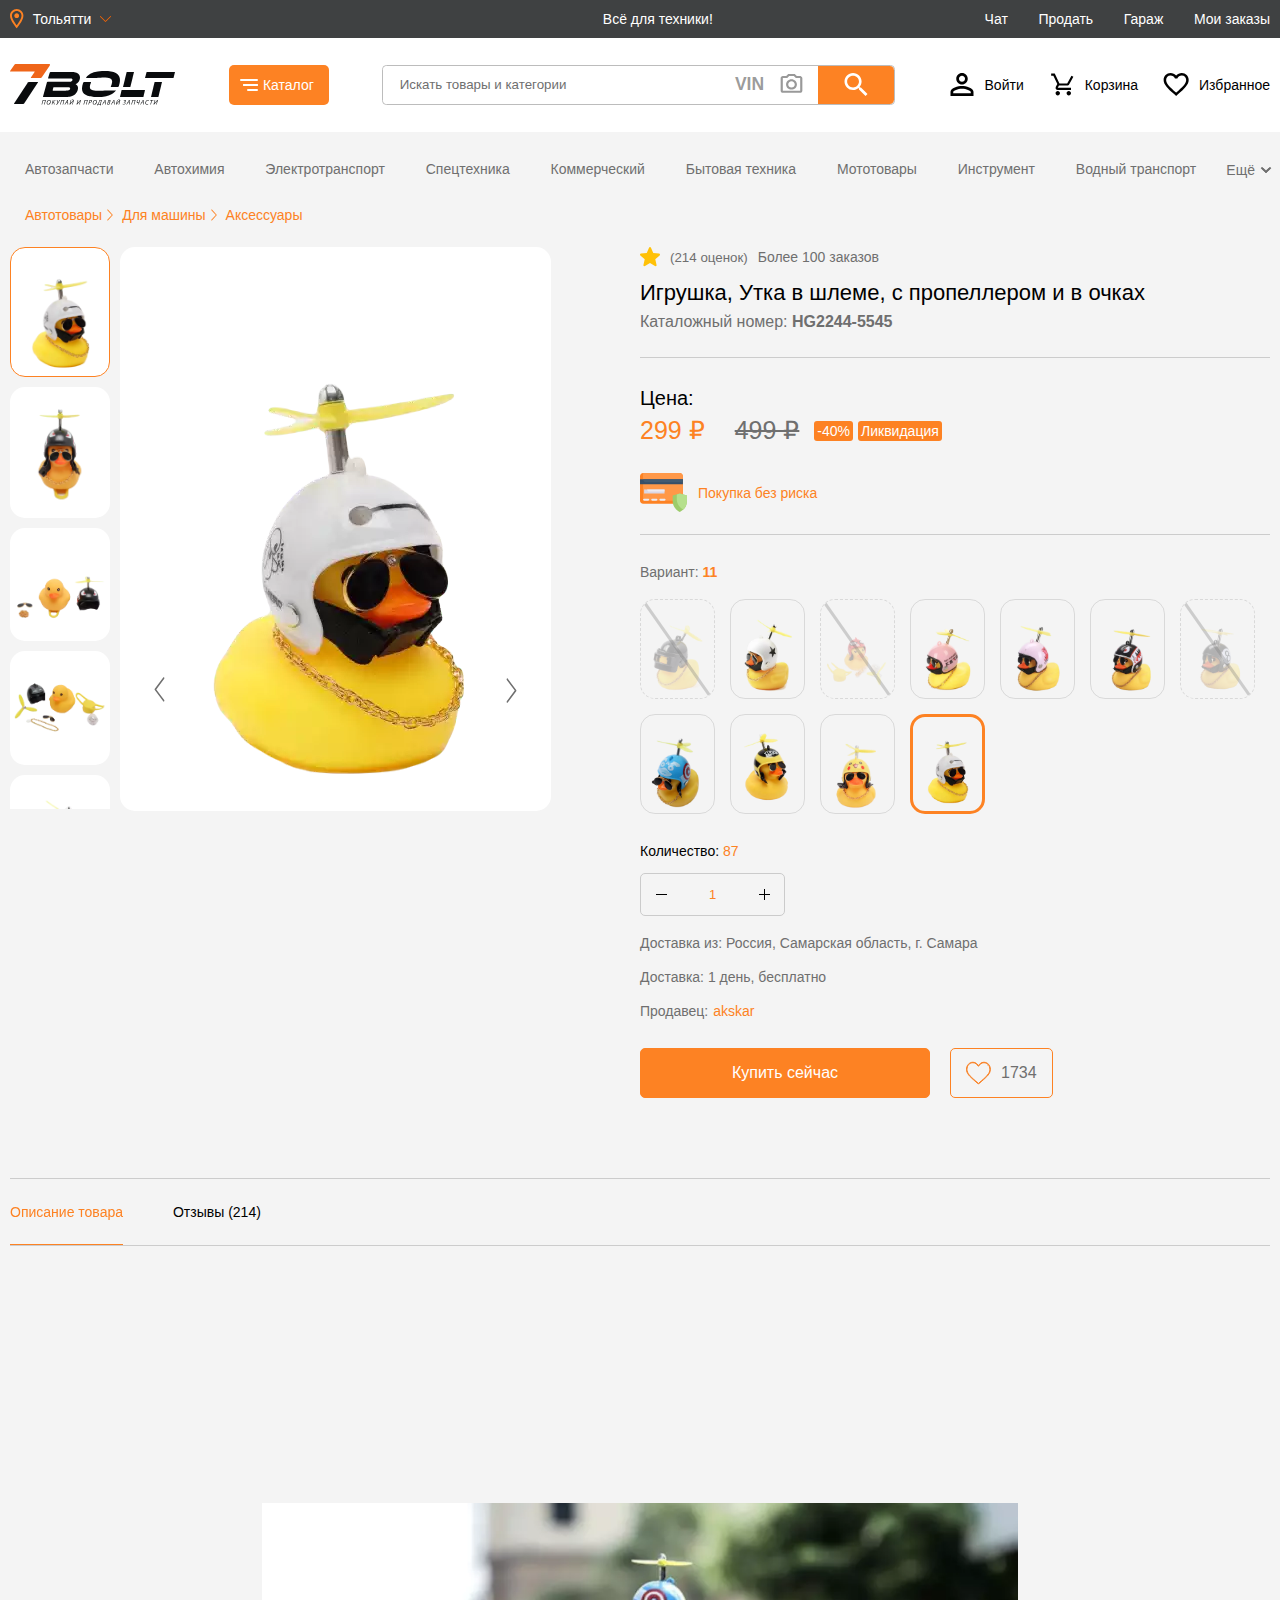
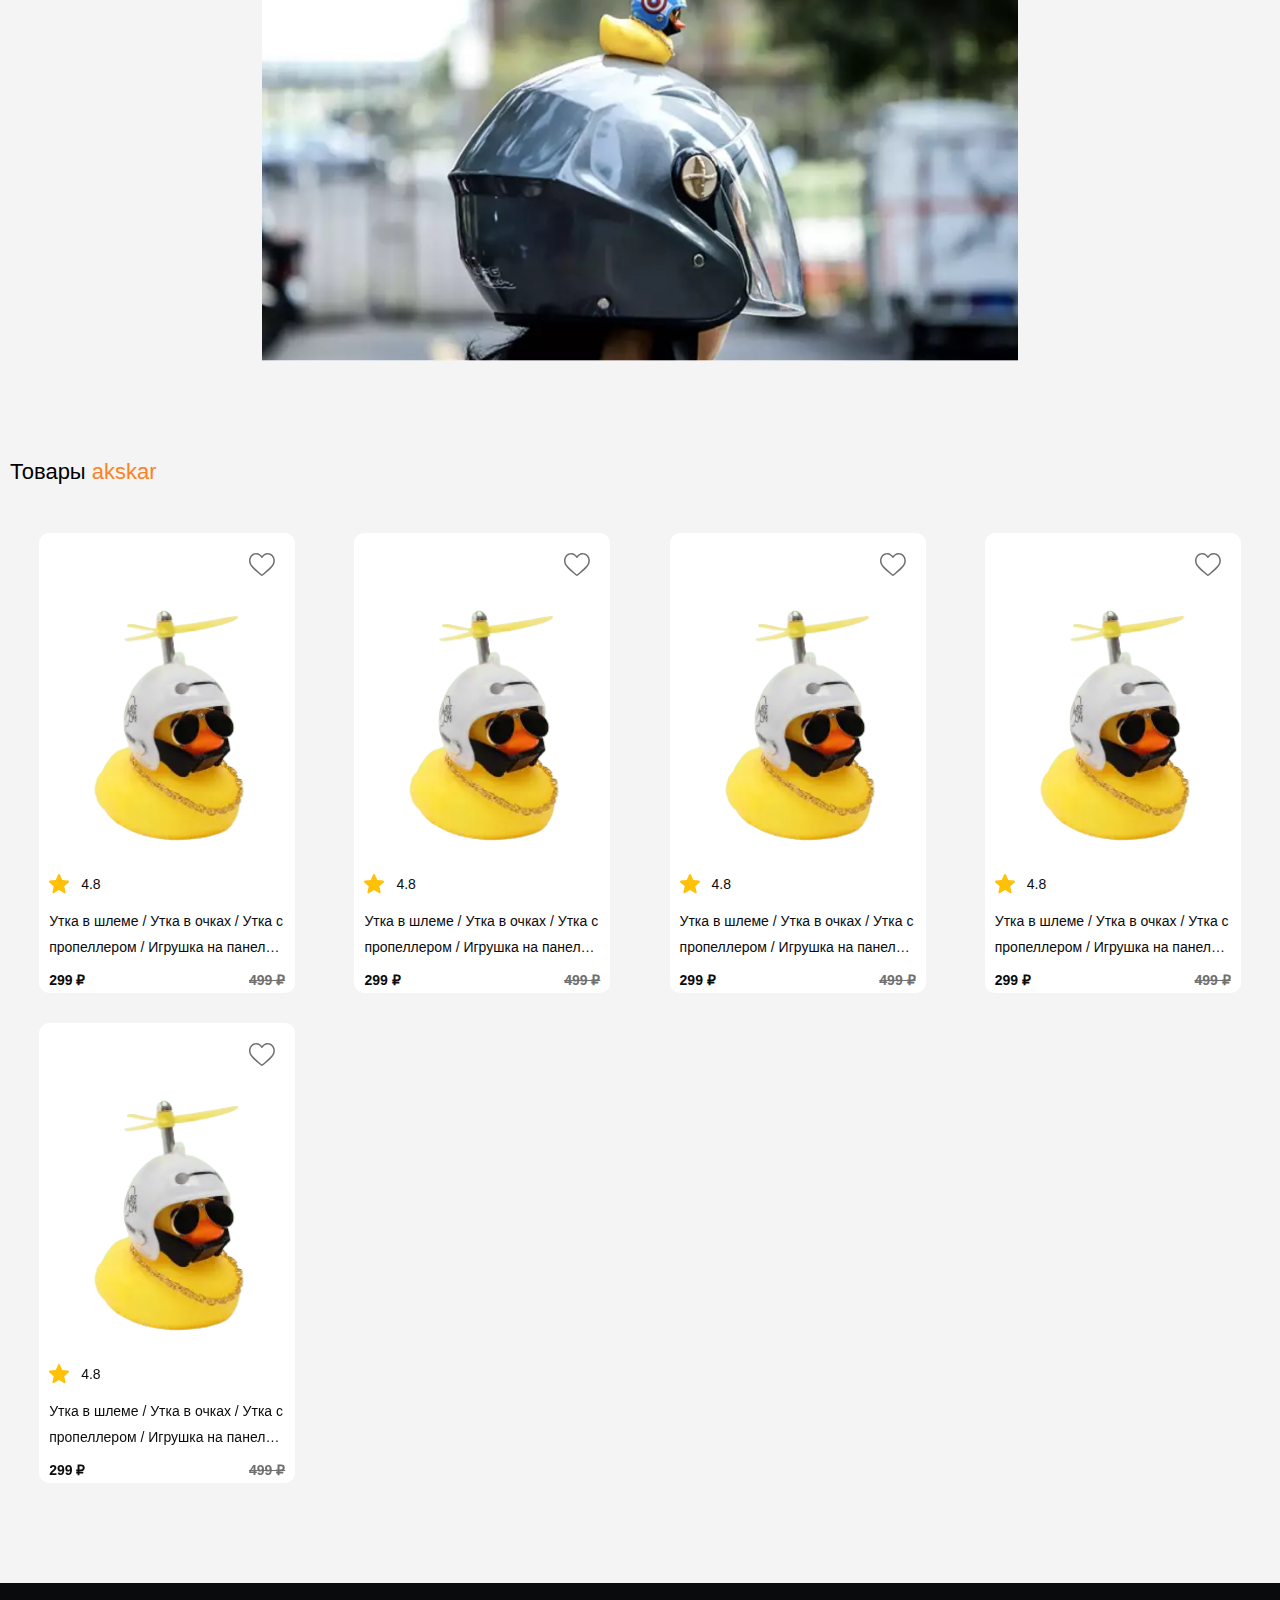
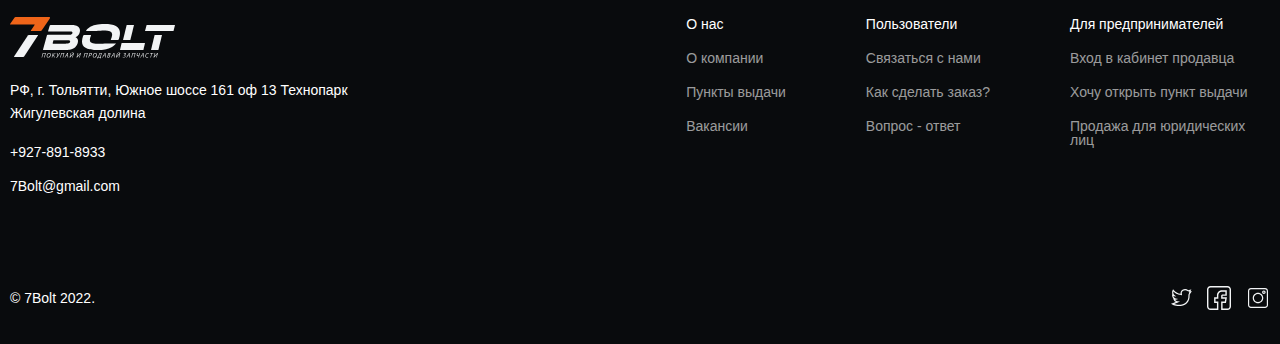
<file: cardProduct.html>
<!DOCTYPE html>
<html lang="ru">

<head>
	<meta charset="UTF-8">
	<meta http-equiv="X-UA-Compatible" content="IE=edge">
	<meta name="viewport" content="width=device-width, initial-scale=1.0">
	<link rel="icon" sizes="192x192"
		href="https://static.wixstatic.com/media/e10ed8_f21003ef328749c2852799e5d807b3f0%7Emv2.png/v1/fill/w_32%2Ch_32%2Clg_1%2Cusm_0.66_1.00_0.01/e10ed8_f21003ef328749c2852799e5d807b3f0%7Emv2.png">
	<link rel="shortcut icon"
		href="https://static.wixstatic.com/media/e10ed8_f21003ef328749c2852799e5d807b3f0%7Emv2.png/v1/fill/w_32%2Ch_32%2Clg_1%2Cusm_0.66_1.00_0.01/e10ed8_f21003ef328749c2852799e5d807b3f0%7Emv2.png"
		type="image/png" />
	<link rel="apple-touch-icon"
		href="https://static.wixstatic.com/media/e10ed8_f21003ef328749c2852799e5d807b3f0%7Emv2.png/v1/fill/w_32%2Ch_32%2Clg_1%2Cusm_0.66_1.00_0.01/e10ed8_f21003ef328749c2852799e5d807b3f0%7Emv2.png"
		type="image/png" />
		<link rel="preload" href="../fonts/Helvetica/Helvetica-Regular.woff" as="font" type="font/woff" crossorigin>
	<link rel="stylesheet" href="css/style.css">
	<title>Карточка товара</title>
</head>

<body>
	<!-- кнопка для скролла вверх -->
<!-- кнопка для скролла вверх -->
<button class="scroll">
	<img class="scroll__img" src="img/icons/arrowButtonScroll.svg" alt="" draggable="false">
</button>
	<!-- меню для планшетов и телефонов -->
<div class="bottom-menu">
	<ul class="bottom-menu__list">
		<li class="bottom-menu__item">
			<a class="menu__bottom-link" href="#">
				<img class="bottom-menu__img" src="img/icons/profile.svg" alt="">
				<p>Профиль</p>
			</a>
		</li>
		<li class="bottom-menu__item">
			<a class="menu__bottom-link" href="#">
				<img class="bottom-menu__img" src="img/icons/sms.svg" alt="">
				<p>Чат</p>
			</a>
		</li>
		<li class="bottom-menu__item">
			<a class="menu__bottom-link" href="#">
				<img class="bottom-menu__img" src="img/icons/plus.svg" alt="">
				<p>Продать</p>
			</a>
		</li>
		<li class="bottom-menu__item">
			<a class="menu__bottom-link" href="#">
				<img class="bottom-menu__img" src="img/icons/garage__menu.svg" alt="">
				<p>Гараж</p>
			</a>
		</li>
		<li class="bottom-menu__item">
			<a class="menu__bottom-link" href="#">
				<img class="bottom-menu__img" src="img/icons/basket__menu.svg" alt="">
				<p>Корзина</p>
			</a>
		</li>
	</ul>
</div>
	<!-- каталог для мобильной версии -->
<!-- главное меню каталога -->
<div class="mobile-catalog__background mobile-background">
	<div class="mobile-catalog__modal">
		<div class="mobile-catalog__container">
			<div class="mobile-catalog__top">
				<button class="mobile-catalog__close">
					<img class="mobile-catalog__close-img" src="img/icons/arrow_menu.svg" alt="arrow back">
					Категории
				</button>
			</div>
			<div class="mobile-catalog__content" id="main-box">
				<button class="mobile-catalog__categories mobile-btn-1">
					<img class="mobile-catalog__categories-left" src="img/catalog/car__icon.svg" alt="car icon">
					Авто
					<img class="mobile-catalog__categories-right" src="img/catalog/arrow.svg" alt="arrow right">
				</button>
				<button class="mobile-catalog__categories mobile-btn-2">
					<img class="mobile-catalog__categories-left" src="img/catalog/moto__icon.svg" alt="moto icon">
					Мотоциклы
					<img class="mobile-catalog__categories-right" src="img/catalog/arrow.svg" alt="arrow right">
				</button>
				<button class="mobile-catalog__categories mobile-btn-3">
					<img class="mobile-catalog__categories-left" src="img/catalog/snowcar__icon.svg" alt="snowmobile icon">
					Снегоходы
					<img class="mobile-catalog__categories-right" src="img/catalog/arrow.svg" alt="arrow right">
				</button>
				<button class="mobile-catalog__categories mobile-btn-4">
					<img class="mobile-catalog__categories-left" src="img/catalog/atv__icon.svg" alt="atv icon">
					Квадроциклы и мотовездеходы
					<img class="mobile-catalog__categories-right" src="img/catalog/arrow.svg" alt="arrow right">
				</button>
				<button class="mobile-catalog__categories mobile-btn-5">
					<img class="mobile-catalog__categories-left" src="img/catalog/scooter__icon.svg" alt="scooter icon">
					Скутеры
					<img class="mobile-catalog__categories-right" src="img/catalog/arrow.svg" alt="arrow right">
				</button>
				<button class="mobile-catalog__categories mobile-btn-6">
					<img class="mobile-catalog__categories-left" src="img/catalog/bike__icon.svg" alt="bike icon">
					Вело
					<img class="mobile-catalog__categories-right" src="img/catalog/arrow.svg" alt="arrow right">
				</button>
				<button class="mobile-catalog__categories mobile-btn-7">
					<img class="mobile-catalog__categories-left" src="img/catalog/electronic-car__icon.svg" alt="electronic-car icon">
					Электротранспорт
					<img class="mobile-catalog__categories-right" src="img/catalog/arrow.svg" alt="arrow right">
				</button>
				<button class="mobile-catalog__categories mobile-btn-8">
					<img class="mobile-catalog__categories-left" src="img/catalog/commercial__icon.svg" alt="commercial icon">
					Коммерческий
					<img class="mobile-catalog__categories-right" src="img/catalog/arrow.svg" alt="arrow right">
				</button>
				<button class="mobile-catalog__categories mobile-btn-9">
					<img class="mobile-catalog__categories-left" src="img/catalog/water-car__icon.svg" alt="water-car icon">
					Водный транспорт
					<img class="mobile-catalog__categories-right" src="img/catalog/arrow.svg" alt="arrow right">
				</button>
				<button class="mobile-catalog__categories mobile-btn-10">
					<img class="mobile-catalog__categories-left" src="img/catalog/excavator__icon.svg" alt="special equipment icon">
					Спецтехника
					<img class="mobile-catalog__categories-right" src="img/catalog/arrow.svg" alt="arrow right">
				</button>
				<button class="mobile-catalog__categories mobile-btn-11">
					<img class="mobile-catalog__categories-left" src="img/catalog/mower__icon.svg" alt="agricultural machinery icon">
					Сельхозтехника
					<img class="mobile-catalog__categories-right" src="img/catalog/arrow.svg" alt="arrow right">
				</button>
				<button class="mobile-catalog__categories mobile-btn-12">
					<img class="mobile-catalog__categories-left" src="img/catalog/electronic__icon.svg" alt="electronic icon">
					Электроника
					<img class="mobile-catalog__categories-right" src="img/catalog/arrow.svg" alt="arrow right">
				</button>
				<button class="mobile-catalog__categories mobile-btn-13">
					<img class="mobile-catalog__categories-left" src="img/catalog/household__icon.svg" alt="household icon">
					Бытовая техника
					<img class="mobile-catalog__categories-right" src="img/catalog/arrow.svg" alt="arrow right">
				</button>
				<button class="mobile-catalog__categories mobile-btn-14">
					<img class="mobile-catalog__categories-left" src="img/catalog/electrics__icon.svg" alt="electrics icon">
					Электрика
					<img class="mobile-catalog__categories-right" src="img/catalog/arrow.svg" alt="arrow right">
				</button>
				<button class="mobile-catalog__categories mobile-btn-15">
					<img class="mobile-catalog__categories-left" src="img/catalog/instruments__icon.svg" alt="instruments icon">
					Инструмент
					<img class="mobile-catalog__categories-right" src="img/catalog/arrow.svg" alt="arrow right">
				</button>
				<button class="mobile-catalog__categories mobile-btn-16">
					<img class="mobile-catalog__categories-left" src="img/catalog/bolt__icon.svg" alt="hardware icon">
					Метизы
					<img class="mobile-catalog__categories-right" src="img/catalog/arrow.svg" alt="arrow right">
				</button>
				<button class="mobile-catalog__categories mobile-btn-17">
					<img class="mobile-catalog__categories-left" src="img/catalog/RTI__icon.svg" alt="rti icon">
					РТИ
					<img class="mobile-catalog__categories-right" src="img/catalog/arrow.svg" alt="arrow right">
				</button>
				<button class="mobile-catalog__categories mobile-btn-18">
					<img class="mobile-catalog__categories-left" src="img/catalog/sport__icon.svg" alt="sport icon">
					Хобби, спорт и развлечения
					<img class="mobile-catalog__categories-right" src="img/catalog/arrow.svg" alt="arrow right">
				</button>
				<button class="mobile-catalog__categories mobile-btn-19">
					<img class="mobile-catalog__categories-left" src="img/catalog/equipment__icon.svg" alt="equipment icon">
					Оборудование
					<img class="mobile-catalog__categories-right" src="img/catalog/arrow.svg" alt="arrow right">
				</button>
				<button class="mobile-catalog__categories mobile-btn-20">
					<img class="mobile-catalog__categories-left" src="img/catalog/robot__icon.svg" alt="robot icon">
					Робототехника
					<img class="mobile-catalog__categories-right" src="img/catalog/arrow.svg" alt="arrow right">
				</button>
				<button class="mobile-catalog__categories mobile-btn-21">
					<img class="mobile-catalog__categories-left" src="img/catalog/glasses__icon.svg" alt="glasses icon">
					Оптика
					<img class="mobile-catalog__categories-right" src="img/catalog/arrow.svg" alt="arrow right">
				</button>
				<button class="mobile-catalog__categories mobile-btn-22">
					<img class="mobile-catalog__categories-left" src="img/catalog/moto-head__icon.svg" alt="motorsport icon">
					Авто мото спорт
					<img class="mobile-catalog__categories-right" src="img/catalog/arrow.svg" alt="arrow right">
				</button>
				<button class="mobile-catalog__categories mobile-btn-23">
					<img class="mobile-catalog__categories-left" src="img/catalog/helicopter__icon.svg" alt="aviation icon">
					Авиация
					<img class="mobile-catalog__categories-right" src="img/catalog/arrow.svg" alt="arrow right">
				</button>
				<button class="mobile-catalog__categories mobile-btn-24">
					<img class="mobile-catalog__categories-left" src="img/catalog/books__icon.svg" alt="books icon">
					Литература и обучение
					<img class="mobile-catalog__categories-right" src="img/catalog/arrow.svg" alt="arrow right">
				</button>
				<button class="mobile-catalog__categories mobile-btn-25">
					<img class="mobile-catalog__categories-left" src="img/catalog/machine__icon.svg" alt="machine icon">
					Станки
					<img class="mobile-catalog__categories-right" src="img/catalog/arrow.svg" alt="arrow right">
				</button>
			</div>
		</div>
	</div>
</div>
<div class="mobile-catalog__background" id="all">
	<div class="mobile-catalog__modal">
		<div class="mobile-catalog__container">
			<div class="mobile-catalog__top">
				<button class="mobile-catalog__back">
					<img class="mobile-catalog__close-img" src="img/icons/arrow_menu.svg" alt="arrow back">
				</button>
			</div>
			<div class="mobile-catalog__content">
				<!-- аккордеон -->
				<div id="accordion" class="accordion">
					<div class="accordion__output">
						
					</div>

				</div>
			</div>
		</div>
	</div>
</div>
	<div class="wrapper">
		<!-- верхний блок навигации -->
<!-- верхнее меню навигации -->
<div class="nav-top">
	<div class="container">
		<div class="nav-top__inner">
			<div class="region">
				<button class="region__button">
					<img class="region__icon-location" src="img/icons/location.svg" alt="" draggable="false">
					<span class="region__text">Тольятти</span>
					<img class="region__icon" src="img/icons/arrow.svg" alt="" draggable="false">
				</button>
				<!-- список городов -->
				<div class="region__overflow">
					<ul class="region__list">
						<li class="region__title">
							<button value="English" class="btnlang">Тольятти</button>
						</li>
						<li class="region__title">
							<button value="English" class="btnlang">Москва</button>
						</li>
						<li class="region__title">
							<button value="Русский" class="btnlang">Санкт-Петербург</button>
						</li>
					</ul>
				</div>
			</div>
			<h1 class="nav-top__title">
				Всё для техники!
			</h1>
			<nav class="nav-top__menu">
				<ul class="nav-top__list">
					<li class="nav-top__item">
						<a class="nav-top__link" href="#">
							<span class="nav-top__text">
								Чат
							</span>
						</a>
					</li>
					<li class="nav-top__item">
						<a class="nav-top__link" href="#">
							<span class="nav-top__text">
								Продать
							</span>
						</a>
					</li>
					<li class="nav-top__item">
						<a class="nav-top__link" href="#">
							<span class="nav-top__text">
								Гараж
							</span>
						</a>
					</li>
					<li class="nav-top__item">
						<a class="nav-top__link" href="#">
							<span class="nav-top__text">
								Мои заказы
							</span>
						</a>
					</li>
				</ul>
			</nav>
		</div>
	</div>
</div>
		<!-- каталог -->
<div class="catalog__background">
	<div class="modal__catalog">
		<nav class="modal__wrapper">
			<!-- левый блок категорий -->
			<aside class="modal__points">
				<ul class="catalog__list" id="catalog-list">
					<li class="catalog__item" data-index="1">
						<a class="catalog__item-link link-1 item-link-dropdown" href="#">
							<div class="catalog__item-left">
								<img src="img/catalog/car__icon.svg" alt="car icon">
							</div>
							<span class="catalog__title">
								Авто
							</span>
							<div class="catalog__item-right">
								<img src="img/catalog/arrow.svg" alt="arrow right">
							</div>
						</a>
					</li>
					<li class="catalog__item" data-index="2">
						<a class="catalog__item-link link-2 item-link-dropdown" href="#">
							<div class="catalog__item-left">
								<img src="img/catalog/moto__icon.svg" alt="moto icon">
							</div>
							<span class="catalog__title">
								Мотоциклы
							</span>
							<div class="catalog__item-right">
								<img src="img/catalog/arrow.svg" alt="arrow right">
							</div>
						</a>
					</li>
					<li class="catalog__item">
						<a class="catalog__item-link link-3 item-link-dropdown" href="#">
							<div class="catalog__item-left">
								<img src="img/catalog/snowcar__icon.svg" alt="snowmobile icon">
							</div>
							<span class="catalog__title">
								Снегоходы
							</span>
							<div class="catalog__item-right">
								<img src="img/catalog/arrow.svg" alt="arrow right">
							</div>
						</a>
					</li>
					<li class="catalog__item">
						<a class="catalog__item-link link-4 item-link-dropdown" href="#">
							<div class="catalog__item-left">
								<img src="img/catalog/atv__icon.svg" alt="atl icon">
							</div>
							<span class="catalog__title">
								Квадроциклы и мотовездеходы
							</span>
							<div class="catalog__item-right">
								<img src="img/catalog/arrow.svg" alt="arrow right">
							</div>
						</a>
					</li>
					<li class="catalog__item">
						<a class="catalog__item-link link-5 item-link-dropdown" href="#">
							<div class="catalog__item-left">
								<img src="img/catalog/scooter__icon.svg" alt="scooter icon">
							</div>
							<span class="catalog__title">
								Скутеры
							</span>
							<div class="catalog__item-right">
								<img src="img/catalog/arrow.svg" alt="arrow right">
							</div>
						</a>
					</li>
					<li class="catalog__item">
						<a class="catalog__item-link link-6 item-link-dropdown" href="#">
							<div class="catalog__item-left">
								<img src="img/catalog/bike__icon.svg" alt="bike icon">
							</div>
							<span class="catalog__title">
								Вело
							</span>
							<div class="catalog__item-right">
								<img src="img/catalog/arrow.svg" alt="arrow right">
							</div>
						</a>
					</li>
					<li class="catalog__item">
						<a class="catalog__item-link link-7 item-link-dropdown" href="#">
							<div class="catalog__item-left">
								<img src="img/catalog/electronic-car__icon.svg" alt="electronic-car icon">
							</div>
							<span class="catalog__title">
								Электротранспорт
							</span>
							<div class="catalog__item-right">
								<img src="img/catalog/arrow.svg" alt="arrow right">
							</div>
						</a>
					</li>
					<li class="catalog__item">
						<a class="catalog__item-link link-8 item-link-dropdown" href="#">
							<div class="catalog__item-left">
								<img src="img/catalog/commercial__icon.svg" alt="commercial icon">
							</div>
							<span class="catalog__title">
								Коммерческий
							</span>
							<div class="catalog__item-right">
								<img src="img/catalog/arrow.svg" alt="arrow right">
							</div>
						</a>
					</li>
					<li class="catalog__item">
						<a class="catalog__item-link link-9 item-link-dropdown" href="#">
							<div class="catalog__item-left">
								<img src="img/catalog/water-car__icon.svg" alt="water-car icon">
							</div>
							<span class="catalog__title">
								Водный транспорт
							</span>
							<div class="catalog__item-right">
								<img src="img/catalog/arrow.svg" alt="arrow right">
							</div>
						</a>
					</li>
					<li class="catalog__item">
						<a class="catalog__item-link link-10 item-link-dropdown" href="#">
							<div class="catalog__item-left">
								<img src="img/catalog/excavator__icon.svg" alt="special equipment">
							</div>
							<span class="catalog__title">
								Спецтехника
							</span>
							<div class="catalog__item-right">
								<img src="img/catalog/arrow.svg" alt="arrow right">
							</div>
						</a>
					</li>
					<li class="catalog__item">
						<a class="catalog__item-link link-11 item-link-dropdown" href="#">
							<div class="catalog__item-left">
								<img src="img/catalog/mower__icon.svg" alt="agricultural machinery icon">
							</div>
							<span class="catalog__title">
								Сельхозтехника
							</span>
							<div class="catalog__item-right">
								<img src="img/catalog/arrow.svg" alt="arrow right">
							</div>
						</a>
					</li>
					<li class="catalog__item">
						<a class="catalog__item-link link-12 item-link-dropdown" href="#">
							<div class="catalog__item-left">
								<img src="img/catalog/electronic__icon.svg" alt="electronic icon">
							</div>
							<span class="catalog__title">
								Электроника
							</span>
							<div class="catalog__item-right">
								<img src="img/catalog/arrow.svg" alt="arrow right">
							</div>
						</a>
					</li>
					<li class="catalog__item">
						<a class="catalog__item-link link-13 item-link-dropdown" href="#">
							<div class="catalog__item-left">
								<img src="img/catalog/household__icon.svg" alt="household icon">
							</div>
							<span class="catalog__title">
								Бытовая техника
							</span>
							<div class="catalog__item-right">
								<img src="img/catalog/arrow.svg" alt="arrow right">
							</div>
						</a>
					</li>
					<li class="catalog__item">
						<a class="catalog__item-link link-14 item-link-dropdown" href="#">
							<div class="catalog__item-left">
								<img src="img/catalog/electrics__icon.svg" alt="electrics icon">
							</div>
							<span class="catalog__title">
								Электрика
							</span>
							<div class="catalog__item-right">
								<img src="img/catalog/arrow.svg" alt="arrow right">
							</div>
						</a>
					</li>
					<li class="catalog__item">
						<a class="catalog__item-link link-15 item-link-dropdown" href="#">
							<div class="catalog__item-left">
								<img src="img/catalog/instruments__icon.svg" alt="instruments icons">
							</div>
							<span class="catalog__title">
								Инструмент
							</span>
							<div class="catalog__item-right">
								<img src="img/catalog/arrow.svg" alt="arrow right">
							</div>
						</a>
					</li>
					<li class="catalog__item">
						<a class="catalog__item-link link-16 item-link-dropdown" href="#">
							<div class="catalog__item-left">
								<img src="img/catalog/bolt__icon.svg" alt="hardware icon">
							</div>
							<span class="catalog__title">
								Метизы
							</span>
							<div class="catalog__item-right">
								<img src="img/catalog/arrow.svg" alt="arrow right">
							</div>
						</a>
					</li>
					<li class="catalog__item">
						<a class="catalog__item-link link-17 item-link-dropdown" href="#">
							<div class="catalog__item-left">
								<img src="img/catalog/RTI__icon.svg" alt="rti icon">
							</div>
							<span class="catalog__title">
								РТИ
							</span>
							<div class="catalog__item-right">
								<img src="img/catalog/arrow.svg" alt="arrow right">
							</div>
						</a>
					</li>
					<li class="catalog__item">
						<a class="catalog__item-link link-18 item-link-dropdown" href="#">
							<div class="catalog__item-left">
								<img src="img/catalog/sport__icon.svg" alt="sport icon">
							</div>
							<span class="catalog__title">
								Хобби, спорт и развлечения
							</span>
							<div class="catalog__item-right">
								<img src="img/catalog/arrow.svg" alt="arrow right">
							</div>
						</a>
					</li>
					<li class="catalog__item">
						<a class="catalog__item-link link-19 item-link-dropdown" href="#">
							<div class="catalog__item-left">
								<img src="img/catalog/equipment__icon.svg" alt="equipment icon">
							</div>
							<span class="catalog__title">
								Оборудование
							</span>
							<div class="catalog__item-right">
								<img src="img/catalog/arrow.svg" alt="arrow right">
							</div>
						</a>
					</li>
					<li class="catalog__item">
						<a class="catalog__item-link link-20 item-link-dropdown" href="#">
							<div class="catalog__item-left">
								<img src="img/catalog/robot__icon.svg" alt="robot icon">
							</div>
							<span class="catalog__title">
								Робототехника
							</span>
							<div class="catalog__item-right">
								<img src="img/catalog/arrow.svg" alt="arrow right">
							</div>
						</a>
					</li>
					<li class="catalog__item">
						<a class="catalog__item-link link-21 item-link-dropdown" href="#">
							<div class="catalog__item-left">
								<img src="img/catalog/glasses__icon.svg" alt="glasses icon">
							</div>
							<span class="catalog__title">
								Оптика
							</span>
							<div class="catalog__item-right">
								<img src="img/catalog/arrow.svg" alt="arrow right">
							</div>
						</a>
					</li>
					<li class="catalog__item">
						<a class="catalog__item-link link-22 item-link-dropdown" href="#">
							<div class="catalog__item-left">
								<img src="img/catalog/moto-head__icon.svg" alt="motorsport icon">
							</div>
							<span class="catalog__title">
								Авто мото спорт
							</span>
							<div class="catalog__item-right">
								<img src="img/catalog/arrow.svg" alt="arrow right">
							</div>
						</a>
					</li>
					<li class="catalog__item">
						<a class="catalog__item-link link-23 item-link-dropdown" href="#">
							<div class="catalog__item-left">
								<img src="img/catalog/helicopter__icon.svg" alt="aviation icon">
							</div>
							<span class="catalog__title">
								Авиация
							</span>
							<div class="catalog__item-right">
								<img src="img/catalog/arrow.svg" alt="arrow right">
							</div>
						</a>
					</li>
					<li class="catalog__item">
						<a class="catalog__item-link link-24 item-link-dropdown" href="#">
							<div class="catalog__item-left">
								<img src="img/catalog/books__icon.svg" alt="books icon">
							</div>
							<span class="catalog__title">
								Литература и обучение
							</span>
							<div class="catalog__item-right">
								<img src="img/catalog/arrow.svg" alt="arrow right">
							</div>
						</a>
					</li>
					<li class="catalog__item">
						<a class="catalog__item-link link-25 item-link-dropdown" href="#">
							<div class="catalog__item-left">
								<img src="img/catalog/machine__icon.svg" alt="machine icon">
							</div>
							<span class="catalog__title">
								Станки
							</span>
							<div class="catalog__item-right">
								<img src="img/catalog/arrow.svg" alt="arrow right">
							</div>
						</a>
					</li>
				</ul>
			</aside>
			<!-- блок для вывода -->
			<div class="output">
				
			</div>
		</nav>
	</div>
</div>
		<!-- header -->
<header class="header">
	<div class="container">
		<div class="header__inner">
			<div class="header__wrapper">
				<a class="logo" href="index.html">
					<img class="logo__img" src="img/icons/logo.svg" alt="" draggable="false">
				</a>
				<div class="region region-2">
					<button class="region__button">
						<img class="region__icon-location" src="img/icons/location__grey.svg" alt="">
						<span class="region__text region__text-2">Тольятти</span>
						<img class="region__icon" src="img/icons/arrow__grey.svg" alt="" draggable="false">
					</button>
					<!-- список городов -->
					<div class="region__overflow region__overflow-2">
						<ul class="region__list">
							<li class="region__title">
								<button value="English" class="btnlang btnlang-2">Тольятти</button>
							</li>
							<li class="region__title">
								<button value="English" class="btnlang btnlang-2">Москва</button>
							</li>
							<li class="region__title">
								<button value="Русский" class="btnlang btnlang-2">Санкт-Петербург</button>
							</li>
						</ul>
					</div>
				</div>
			</div>
			<div class="header__wrapper2">
				<button class="catalog">
					<div class="catalog-icon">
						<div class="catalog-icon__line catalog-icon__line-1"></div>
						<div class="catalog-icon__line catalog-icon__line-2"></div>
						<div class="catalog-icon__line catalog-icon__line-3"></div>
						<div class="catalog-icon__line catalog-icon__line-4"></div>
					</div>
					Каталог
				</button>
				<button class="catalog-2 catalog-2-header">
					<div class="catalog-icon catalog-icon-2">
						<div class="catalog-icon__line catalog-icon__line-1"></div>
						<div class="catalog-icon__line catalog-icon__line-2"></div>
						<div class="catalog-icon__line catalog-icon__line-3"></div>
						<div class="catalog-icon__line catalog-icon__line-4"></div>
					</div>
					Каталог
				</button>
				<form class="header__search" action="#">
					<input class="header__input" type="text" placeholder="Искать товары и категории">
					<button class="header__btn vin">
						VIN
					</button>
					<button class="header__btn photo">
						<img class="header__btn-img" src="img/icons/photo.svg" alt="">
					</button>
					<button class="header__btn-search" type="submit">
						<img class="header__btn-loop" src="img/icons/loop.svg" alt="">
					</button>
					<button class="header__btn voice">
						<img class="header__btn-img" src="img/icons/voice.svg" alt="">
					</button>
				</form>
			</div>
			<nav class="header__nav">
				<ul class="header__list">
					<li class="header__item">
						<a class="header__link" href="#">
							<img class="header__img" src="img/icons/login.svg" alt="" draggable="false">
							<span class="header__text">
								Войти
							</span>
						</a>
					</li>
					<li class="header__item">
						<a class="header__link" href="#">
							<img class="header__img" src="img/icons/basket.svg" alt="" draggable="false">
							<span class="header__text">
								Корзина
							</span>
						</a>
					</li>
					<li class="header__item">
						<a class="header__link" href="#">
							<img class="header__img" src="img/icons/heart.svg" alt="" draggable="false">
							<span class="header__text">
								Избранное
							</span>
						</a>
					</li>
				</ul>
			</nav>
		</div>
	</div>
</header>
		<main class="main">
			<!-- меню поиска на телефнах -->
<section class="search">
	<div class="container">
		<div class="search__inner">
			<button class="catalog-2">
				<img class="catalog__img" src="img/icons/burger_icon_mobile.svg" alt="">
			</button>
			<form class="header__search-2" action="#">
				<input class="header__input-2" type="text" placeholder="Искать на 7bolt">
				<button class="header__btn vin">
					VIN
				</button>
				<button class="header__btn photo">
					<img class="header__btn-img" src="img/icons/photo.svg" alt="">
				</button>
				<button class="header__btn-search" type="submit">
					<img class="header__btn-loop" src="img/icons/loop.svg" alt="">
				</button>
				<button class="header__btn voice">
					<img class="header__btn-img" src="img/icons/voice.svg" alt="">
				</button>
			</form>
		</div>
	</div>
</section>
			<!-- хот бар -->
<!-- хотбар -->
<nav class="main__menu">
	<div class="container">
		<div class="main__menu-inner">
			<ul class="main__list">
				<li class="main__item">
					<a class="main__link" href="#">
						Автозапчасти
					</a>
					<div class="drop-menu">
						<ul class="drop-menu__side">
							<li class="drop-menu__item">
								<a class="drop-menu__link" href="#">
									Оригинальные запчасти
								</a>
							</li>
							<li class="drop-menu__item">
								<a class="drop-menu__link" href="#">
									Неоригинальные запчасти
								</a>
							</li>
							<li class="drop-menu__item">
								<a class="drop-menu__link" href="#">
									Запчасти Б/у
								</a>
							</li>
							<li class="drop-menu__item">
								<a class="drop-menu__link" href="#">
									Каталоги
								</a>
							</li>
							<li class="drop-menu__item">
								<a class="drop-menu__link" href="#">
									Подбор запчастей
								</a>
							</li>
							<li class="drop-menu__item">
								<a class="drop-menu__link" href="#">
									Поставщики
								</a>
							</li>
							<li class="drop-menu__item">
								<a class="drop-menu__link" href="#">
									Оптовые сделки
								</a>
							</li>
							<li class="drop-menu__item">
								<a class="drop-menu__link" href="#">
									WikiTech
								</a>
							</li>
						</ul>
						<ul class="drop-menu__content">
							<li class="drop-menu__content-item">
								<a class="drop-menu__content-link" href="">
									<img class="drop-menu__content-img" src="img/dropMenu/autoparts/autoparts_battery.webp" alt="auto parts battery" draggable="false">
									<h5 class="drop-menu__content-text">
										Аккумуляторы
									</h5>
								</a>
							</li>
							<li class="drop-menu__content-item">
								<a class="drop-menu__content-link" href="">
									<img class="drop-menu__content-img" src="img/dropMenu/autoparts/autoparts_disk.webp" alt="auto parts disk" draggable="false">
									<h5 class="drop-menu__content-text">
										Диски
									</h5>
								</a>
							</li>
							<li class="drop-menu__content-item">
								<a class="drop-menu__content-link" href="">
									<img class="drop-menu__content-img" src="img/dropMenu/autoparts/autoparts_tire.webp" alt="autoparts tire" draggable="false">
									<h5 class="drop-menu__content-text">
										Шины
									</h5>
								</a>
							</li>
							<li class="drop-menu__content-item">
								<a class="drop-menu__content-link" href="">
									<img class="drop-menu__content-img" src="img/dropMenu/autoparts/autoparts_autolamp.webp" alt="auto parts auto lamp" draggable="false">
									<h5 class="drop-menu__content-text">
										Автолампы
									</h5>
								</a>
							</li>
							<li class="drop-menu__content-item">
								<a class="drop-menu__content-link" href="">
									<img class="drop-menu__content-img" src="img/dropMenu/autoparts/autoparts_TO.webp" alt="auto parts TO" draggable="false">
									<h5 class="drop-menu__content-text">
										Запчасти для ТО
									</h5>
								</a>
							</li>
							<li class="drop-menu__content-item">
								<a class="drop-menu__content-link" href="">
									<img class="drop-menu__content-img" src="img/dropMenu/autoparts/autoparts_accessory.webp" alt="auto parts accessory" draggable="false">
									<h5 class="drop-menu__content-text">
										Аксессуары
									</h5>
								</a>
							</li>
							<li class="drop-menu__content-item">
								<a class="drop-menu__content-link" href="">
									<img class="drop-menu__content-img" src="img/dropMenu/autoparts/autoparts_sale.webp" alt="auto parts sale" draggable="false">
									<h5 class="drop-menu__content-text">
										Купить со скидкой
									</h5>
								</a>
							</li>
						</ul>
					</div>
				</li>
				<li class="main__item">
					<a class="main__link" href="#">
						Автохимия
					</a>
					<div class="drop-menu">
						<ul class="drop-menu__side">
							<li class="drop-menu__item">
								<a class="drop-menu__link" href="#">
									Обзоры автохимии
								</a>
							</li>
							<li class="drop-menu__item">
								<a class="drop-menu__link drop-menu__link--color" href="#">
									Подбор масел
								</a>
							</li>
						</ul>
						<ul class="drop-menu__content">
							<li class="drop-menu__content-item">
								<a class="drop-menu__content-link" href="">
									<img class="drop-menu__content-img" src="img/dropMenu/autochemistry/oil.webp" alt="oil" draggable="false">
									<h5 class="drop-menu__content-text">
										Автомобильные моторные масла
									</h5>
								</a>
							</li>
							<li class="drop-menu__content-item">
								<a class="drop-menu__content-link" href="">
									<img class="drop-menu__content-img" src="img/dropMenu/autochemistry/transOil.webp" alt="transOil" draggable="false">
									<h5 class=" drop-menu__content-text">
									Трансмиссионные масла
									</h5>
								</a>
							</li>
							<li class="drop-menu__content-item">
								<a class="drop-menu__content-link" href="">
									<img class="drop-menu__content-img" src="img/dropMenu/autochemistry/antifreeze.webp" alt="antifreeze" draggable="false">
									<h5 class=" drop-menu__content-text">
									Антифризы
									</h5>
								</a>
							</li>
							<li class="drop-menu__content-item">
								<a class="drop-menu__content-link" href="">
									<img class="drop-menu__content-img" src="img/dropMenu/autochemistry/lubrication.webp" alt="lubrication" draggable="false">
									<h5 class="drop-menu__content-text">
										Смазки
									</h5>
								</a>
							</li>
							<li class="drop-menu__content-item">
								<a class="drop-menu__content-link" href="">
									<img class="drop-menu__content-img" src="img/dropMenu/autochemistry/cleaner.webp" alt="cleaner" draggable="false">
									<h5 class="drop-menu__content-text">
										Промывки и очистители
									</h5>
								</a>
							</li>
							<li class="drop-menu__content-item">
								<a class="drop-menu__content-link" href="">
									<img class="drop-menu__content-img" src="img/dropMenu/autochemistry/washer.webp" alt="washer" draggable="false">
									<h5 class="drop-menu__content-text">
										Жидкости омывателя
									</h5>
								</a>
							</li>
							<li class="drop-menu__content-item">
								<a class="drop-menu__content-link" href="">
									<img class="drop-menu__content-img" src="img/dropMenu/autochemistry/primer.webp" alt="primer" draggable="false">
									<h5 class="drop-menu__content-text">
										Краски и грунтовки
									</h5>
								</a>
							</li>
							<li class="drop-menu__content-item">
								<a class="drop-menu__content-link" href="">
									<img class="drop-menu__content-img" src="img/dropMenu/autochemistry/cleanser.webp" alt="cleanser" draggable="false">
									<h5 class="drop-menu__content-text">
										Чистящие средства
									</h5>
								</a>
							</li>
							<li class="drop-menu__content-item">
								<a class="drop-menu__content-link" href="">
									<img class="drop-menu__content-img" src="img/dropMenu/autochemistry/polish.webp" alt="polish" draggable="false">
									<h5 class="drop-menu__content-text">
										Воски и полироли
									</h5>
								</a>
							</li>
							<li class="drop-menu__content-item">
								<a class="drop-menu__content-link" href="">
									<img class="drop-menu__content-img" src="img/dropMenu/autochemistry/additives.webp" alt="additives" draggable="false">
									<h5 class="drop-menu__content-text">
										Присадки
									</h5>
								</a>
							</li>
							<li class="drop-menu__content-item">
								<a class="drop-menu__content-link" href="">
									<img class="drop-menu__content-img" src="img/dropMenu/autochemistry/sheeting.webp" alt="sheeting" draggable="false">
									<h5 class="drop-menu__content-text">
										Защитные покрытия
									</h5>
								</a>
							</li>
							<li class="drop-menu__content-item">
								<a class="drop-menu__content-link" href="">
									<img class="drop-menu__content-img" src="img/dropMenu/autochemistry/sealant.webp" alt="sealant" draggable="false">
									<h5 class="drop-menu__content-text">
										Герметики
									</h5>
								</a>
							</li>
							<li class="drop-menu__content-item">
								<a class="drop-menu__content-link" href="">
									<img class="drop-menu__content-img" src="img/dropMenu/autochemistry/brakeFluid.webp" alt="brakeFluid" draggable="false">
									<h5 class="drop-menu__content-text">
										Тормозные жидкости
									</h5>
								</a>
							</li>
							<li class="drop-menu__content-item">
								<a class="drop-menu__content-link" href="">
									<img class="drop-menu__content-img" src="img/dropMenu/autochemistry/hydraulic.webp" alt="hydraulic" draggable="false">
									<h5 class="drop-menu__content-text">
										Гидравлические жидкости
									</h5>
								</a>
							</li>
						</ul>
					</div>
				</li>
				<li class="main__item">
					<a class="main__link" href="#">
						Электротранспорт
					</a>
					<div class="drop-menu">
						<ul class="drop-menu__side">
							<li class="drop-menu__item">
								<a class="drop-menu__link" href="#">
									скоро будет =)
								</a>
							</li>
						</ul>
						<ul class="drop-menu__content">
							<li class="drop-menu__content-item">
								<a class="drop-menu__content-link" href="">
									<img class="drop-menu__content-img" src="img/dropMenu/electro_transport/scooter.webp" alt="scooter" draggable="false">
									<h5 class="drop-menu__content-text">
										Электросамокаты
									</h5>
								</a>
							</li>
							<li class="drop-menu__content-item">
								<a class="drop-menu__content-link" href="">
									<img class="drop-menu__content-img" src="img/dropMenu/electro_transport/childCar.webp" alt="childCar" draggable="false">
									<h5 class="drop-menu__content-text">
										Детский электротранспорт
									</h5>
								</a>
							</li>
							<li class="drop-menu__content-item">
								<a class="drop-menu__content-link" href="">
									<img class="drop-menu__content-img" src="img/dropMenu/electro_transport/electroBike.webp" alt="electroBike" draggable="false">
									<h5 class="drop-menu__content-text">
										Электровелосипеды
									</h5>
								</a>
							</li>
							<li class="drop-menu__content-item">
								<a class="drop-menu__content-link" href="">
									<img class="drop-menu__content-img" src="img/dropMenu/electro_transport/gyroScooter.webp" alt="gyroScooter" draggable="false">
									<h5 class="drop-menu__content-text">
										Гироскутеры
									</h5>
								</a>
							</li>
							<li class="drop-menu__content-item">
								<a class="drop-menu__content-link" href="">
									<img class="drop-menu__content-img" src="img/dropMenu/electro_transport/monoWheel.webp" alt="monoWheel" draggable="false">
									<h5 class="drop-menu__content-text">
										Моноколеса
									</h5>
								</a>
							</li>
							<li class="drop-menu__content-item">
								<a class="drop-menu__content-link" href="">
									<img class="drop-menu__content-img" src="img/dropMenu/electro_transport/electroSkates.webp" alt="electroSkates" draggable="false">
									<h5 class="drop-menu__content-text">
										Электроролики
									</h5>
								</a>
							</li>
							<li class="drop-menu__content-item">
								<a class="drop-menu__content-link" href="">
									<img class="drop-menu__content-img" src="img/dropMenu/electro_transport/electroMoto.webp" alt="electroMoto" draggable="false">
									<h5 class="drop-menu__content-text">
										Электромотоциклы
									</h5>
								</a>
							</li>
						</ul>
					</div>
				</li>
				<li class="main__item">
					<a class="main__link" href="#">
						Спецтехника
					</a>
					<div class="drop-menu">
						<ul class="drop-menu__side">
							<li class="drop-menu__item">
								<a class="drop-menu__link" href="#">
									Оригинальные запчасти
								</a>
							</li>
							<li class="drop-menu__item">
								<a class="drop-menu__link drop-menu__link--color" href="#">
									Неоригинальные запчасти
								</a>
							</li>
							<li class="drop-menu__item">
								<a class="drop-menu__link" href="#">
									Запчасти Б/у
								</a>
							</li>
							<li class="drop-menu__item">
								<a class="drop-menu__link" href="#">
									Каталоги
								</a>
							</li>
							<li class="drop-menu__item">
								<a class="drop-menu__link" href="#">
									Подбор запчастей
								</a>
							</li>
							<li class="drop-menu__item">
								<a class="drop-menu__link" href="#">
									Поставщики
								</a>
							</li>
							<li class="drop-menu__item">
								<a class="drop-menu__link" href="#">
									Оптовые сделки
								</a>
							</li>
							<li class="drop-menu__item">
								<a class="drop-menu__link" href="#">
									WikiTech
								</a>
							</li>
						</ul>
						<ul class="drop-menu__content">
							<li class="drop-menu__content-item">
								<a class="drop-menu__content-link" href="">
									<img class="drop-menu__content-img" src="img/dropMenu/special_equipment/acum.webp" alt="acum" draggable="false">
									<h5 class="drop-menu__content-text">
										Аккумуляторы
									</h5>
								</a>
							</li>
							<li class="drop-menu__content-item">
								<a class="drop-menu__content-link" href="">
									<img class="drop-menu__content-img" src="img/dropMenu/special_equipment/tire.webp" alt="tire" draggable="false">
									<h5 class="drop-menu__content-text">
										Шины
									</h5>
								</a>
							</li>
							<li class="drop-menu__content-item">
								<a class="drop-menu__content-link" href="">
									<img class="drop-menu__content-img" src="img/dropMenu/special_equipment/spareParts.webp" alt="spareParts" draggable="false">
									<h5 class="drop-menu__content-text">
										Запчасти для ТО
									</h5>
								</a>
							</li>
							<li class="drop-menu__content-item">
								<a class="drop-menu__content-link" href="">
									<img class="drop-menu__content-img" src="img/dropMenu/special_equipment/mounted.webp" alt="mounted" draggable="false">
									<h5 class="drop-menu__content-text">
										Навесное оборудование
									</h5>
								</a>
							</li>
							<li class="drop-menu__content-item">
								<a class="drop-menu__content-link" href="">
									<img class="drop-menu__content-img" src="img/dropMenu/special_equipment/oil.webp" alt="oil" draggable="false">
									<h5 class="drop-menu__content-text">
										Моторные масла
									</h5>
								</a>
							</li>
							<li class="drop-menu__content-item">
								<a class="drop-menu__content-link" href="">
									<img class="drop-menu__content-img" src="img/dropMenu/special_equipment/transOil.webp" alt="transOil" draggable="false">
									<h5 class="drop-menu__content-text">
										Трансмиссионные масла
									</h5>
								</a>
							</li>
							<li class="drop-menu__content-item">
								<a class="drop-menu__content-link" href="">
									<img class="drop-menu__content-img" src="img/dropMenu/special_equipment/antifreeze.webp" alt="antifreeze" draggable="false">
									<h5 class="drop-menu__content-text">
										Антифризы
									</h5>
								</a>
							</li>
							<li class="drop-menu__content-item">
								<a class="drop-menu__content-link" href="">
									<img class="drop-menu__content-img" src="img/dropMenu/special_equipment/lubrication.webp" alt="lubrication" draggable="false">
									<h5 class="drop-menu__content-text">
										Смазки
									</h5>
								</a>
							</li>
							<li class="drop-menu__content-item">
								<a class="drop-menu__content-link" href="">
									<img class="drop-menu__content-img" src="img/dropMenu/special_equipment/hydraulic.webp" alt="hydraulic" draggable="false">
									<h5 class="drop-menu__content-text">
										Гидравлические жидкости
									</h5>
								</a>
							</li>
							<li class="drop-menu__content-item">
								<a class="drop-menu__content-link" href="">
									<img class="drop-menu__content-img" src="img/dropMenu/special_equipment/rubber.webp" alt="rubber" draggable="false">
									<h5 class="drop-menu__content-text">
										Резинотехнические изделия (РТИ)
									</h5>
								</a>
							</li>
						</ul>
					</div>
				</li>
				<li class="main__item">
					<a class="main__link" href="#">
						Коммерческий
					</a>
					<div class="drop-menu">
						<ul class="drop-menu__side">
							<li class="drop-menu__item">
								<a class="drop-menu__link" href="#">
									Оригинальные запчасти
								</a>
							</li>
							<li class="drop-menu__item">
								<a class="drop-menu__link drop-menu__link--color" href="#">
									Неоригинальные запчасти
								</a>
							</li>
							<li class="drop-menu__item">
								<a class="drop-menu__link" href="#">
									Запчасти Б/у
								</a>
							</li>
							<li class="drop-menu__item">
								<a class="drop-menu__link" href="#">
									Каталоги
								</a>
							</li>
							<li class="drop-menu__item">
								<a class="drop-menu__link" href="#">
									Подбор запчастей
								</a>
							</li>
							<li class="drop-menu__item">
								<a class="drop-menu__link" href="#">
									Поставщики
								</a>
							</li>
							<li class="drop-menu__item">
								<a class="drop-menu__link" href="#">
									Оптовые сделки
								</a>
							</li>
							<li class="drop-menu__item">
								<a class="drop-menu__link" href="#">
									WikiTech
								</a>
							</li>
						</ul>
						<ul class="drop-menu__content">
							<li class="drop-menu__content-item">
								<a class="drop-menu__content-link" href="">
									<img class="drop-menu__content-img" src="img/dropMenu/autoparts/autoparts_battery.webp" alt="auto parts battery" draggable="false">
									<h5 class="drop-menu__content-text">
										Аккумуляторы
									</h5>
								</a>
							</li>
							<li class="drop-menu__content-item">
								<a class="drop-menu__content-link" href="">
									<img class="drop-menu__content-img" src="img/dropMenu/autoparts/autoparts_disk.webp" alt="auto parts disk" draggable="false">
									<h5 class="drop-menu__content-text">
										Диски
									</h5>
								</a>
							</li>
							<li class="drop-menu__content-item">
								<a class="drop-menu__content-link" href="">
									<img class="drop-menu__content-img" src="img/dropMenu/autoparts/autoparts_tire.webp" alt="autoparts tire" draggable="false">
									<h5 class="drop-menu__content-text">
										Шины
									</h5>
								</a>
							</li>
							<li class="drop-menu__content-item">
								<a class="drop-menu__content-link" href="">
									<img class="drop-menu__content-img" src="img/dropMenu/autoparts/autoparts_autolamp.webp" alt="auto parts auto lamp" draggable="false">
									<h5 class="drop-menu__content-text">
										Автолампы
									</h5>
								</a>
							</li>
							<li class="drop-menu__content-item">
								<a class="drop-menu__content-link" href="">
									<img class="drop-menu__content-img" src="img/dropMenu/autoparts/autoparts_TO.webp" alt="auto parts TO" draggable="false">
									<h5 class="drop-menu__content-text">
										Запчасти для ТО
									</h5>
								</a>
							</li>
							<li class="drop-menu__content-item">
								<a class="drop-menu__content-link" href="">
									<img class="drop-menu__content-img" src="img/dropMenu/autoparts/autoparts_accessory.webp" alt="auto parts accessory" draggable="false">
									<h5 class="drop-menu__content-text">
										Аксессуары
									</h5>
								</a>
							</li>
						</ul>
					</div>
				</li>
				<li class="main__item">
					<a class="main__link" href="#">
						Бытовая техника
					</a>
					<div class="drop-menu">
						<ul class="drop-menu__side">
							<li class="drop-menu__item">
								<a class="drop-menu__link" href="#">
									Акции, скидки и распродажи
								</a>
							</li>
							<li class="drop-menu__item">
								<a class="drop-menu__link drop-menu__link--color" href="#">
									Запчасти
								</a>
							</li>
							<li class="drop-menu__item">
								<a class="drop-menu__link" href="#">
									Отзывы
								</a>
							</li>
							<li class="drop-menu__item">
								<a class="drop-menu__link" href="#">
									Инструкции
								</a>
							</li>
						</ul>
						<ul class="drop-menu__content">
							<li class="drop-menu__content-item">
								<a class="drop-menu__content-link" href="">
									<img class="drop-menu__content-img" src="img/dropMenu/home_appliances/phone.webp" alt="phone" draggable="false">
									<h5 class="drop-menu__content-text">
										Смартфоны
									</h5>
								</a>
							</li>
							<li class="drop-menu__content-item">
								<a class="drop-menu__content-link" href="">
									<img class="drop-menu__content-img" src="img/dropMenu/home_appliances/laptop.webp" alt="laptop" draggable="false">
									<h5 class="drop-menu__content-text">
										Ноутбуки
									</h5>
								</a>
							</li>
							<li class="drop-menu__content-item">
								<a class="drop-menu__content-link" href="">
									<img class="drop-menu__content-img" src="img/dropMenu/home_appliances/TV.webp" alt="TV" draggable="false">
									<h5 class="drop-menu__content-text">
										Телевизоры
									</h5>
								</a>
							</li>
							<li class="drop-menu__content-item">
								<a class="drop-menu__content-link" href="">
									<img class="drop-menu__content-img" src="img/dropMenu/home_appliances/fridge.webp" alt="fridge" draggable="false">
									<h5 class="drop-menu__content-text">
										Холодильники
									</h5>
								</a>
							</li>
							<li class="drop-menu__content-item">
								<a class="drop-menu__content-link" href="">
									<img class="drop-menu__content-img" src="img/dropMenu/home_appliances/washer.webp" alt="washer" draggable="false">
									<h5 class="drop-menu__content-text">
										Стиральные машины
									</h5>
								</a>
							</li>
							<li class="drop-menu__content-item">
								<a class="drop-menu__content-link" href="">
									<img class="drop-menu__content-img" src="img/dropMenu/home_appliances/headphones.webp" alt="headphones" draggable="false">
									<h5 class="drop-menu__content-text">
										Наушники
									</h5>
								</a>
							</li>
							<li class="drop-menu__content-item">
								<a class="drop-menu__content-link" href="">
									<img class="drop-menu__content-img" src="img/dropMenu/home_appliances/Hoover.webp" alt="hoover" draggable="false">
									<h5 class="drop-menu__content-text">
										Пылесосы
									</h5>
								</a>
							</li>
							<li class="drop-menu__content-item">
								<a class="drop-menu__content-link" href="">
									<img class="drop-menu__content-img" src="img/dropMenu/home_appliances/conditioner.webp" alt="conditioner" draggable="false">
									<h5 class="drop-menu__content-text">
										Кондиционеры
									</h5>
								</a>
							</li>
							<li class="drop-menu__content-item">
								<a class="drop-menu__content-link" href="">
									<img class="drop-menu__content-img" src="img/dropMenu/home_appliances/accessory.webp" alt="accessory" draggable="f">
									<h5 class="drop-menu__content-text">
										Аксессуары
									</h5>
								</a>
							</li>
						</ul>
					</div>
				</li>
				<li class="main__item">
					<a class="main__link" href="#">
						Мототовары
					</a>
					<div class="drop-menu">
						<ul class="drop-menu__side">
							<li class="drop-menu__item">
								<a class="drop-menu__link" href="#">
									Оригинальные запчасти
								</a>
							</li>
							<li class="drop-menu__item">
								<a class="drop-menu__link drop-menu__link--color" href="#">
									Неоригинальные запчасти
								</a>
							</li>
							<li class="drop-menu__item">
								<a class="drop-menu__link" href="#">
									Запчасти Б/у
								</a>
							</li>
							<li class="drop-menu__item">
								<a class="drop-menu__link" href="#">
									Запчасти для ТО
								</a>
							</li>
							<li class="drop-menu__item">
								<a class="drop-menu__link" href="#">
									Каталоги
								</a>
							</li>
							<li class="drop-menu__item">
								<a class="drop-menu__link" href="#">
									Подбор запчастей
								</a>
							</li>
							<li class="drop-menu__item">
								<a class="drop-menu__link" href="#">
									WikiTech
								</a>
							</li>
						</ul>
						<ul class="drop-menu__content">
							<li class="drop-menu__content-item">
								<a class="drop-menu__content-link" href="">
									<img class="drop-menu__content-img" src="img/dropMenu/motorcycle_products/spareParts.webp" alt="spareParts" draggable="false">
									<h5 class="drop-menu__content-text">
										Запчасти
									</h5>
								</a>
							</li>
							<li class="drop-menu__content-item">
								<a class="drop-menu__content-link" href="">
									<img class="drop-menu__content-img" src="img/dropMenu/motorcycle_products/oil.webp" alt="oil" draggable="false">
									<h5 class="drop-menu__content-text">
										Масла и мотохимия
									</h5>
								</a>
							</li>
							<li class="drop-menu__content-item">
								<a class="drop-menu__content-link" href="">
									<img class="drop-menu__content-img" src="img/dropMenu/motorcycle_products/acum.webp" alt="acum" draggable="false">
									<h5 class="drop-menu__content-text">
										Аккумуляторы
									</h5>
								</a>
							</li>
							<li class="drop-menu__content-item">
								<a class="drop-menu__content-link" href="">
									<img class="drop-menu__content-img" src="img/dropMenu/motorcycle_products/tire.webp" alt="tire" draggable="false">
									<h5 class="drop-menu__content-text">
										Шины
									</h5>
								</a>
							</li>
							<li class="drop-menu__content-item">
								<a class="drop-menu__content-link" href="">
									<img class="drop-menu__content-img" src="img/dropMenu/motorcycle_products/TO.webp" alt="TO" draggable="false">
									<h5 class="drop-menu__content-text">
										Запчасти для ТО
									</h5>
								</a>
							</li>
							<li class="drop-menu__content-item">
								<a class="drop-menu__content-link" href="">
									<img class="drop-menu__content-img" src="img/dropMenu/motorcycle_products/accessory.webp" alt="accessory" draggable="false">
									<h5 class="drop-menu__content-text">
										Аксессуары
									</h5>
								</a>
							</li>
							<li class="drop-menu__content-item">
								<a class="drop-menu__content-link" href="">
									<img class="drop-menu__content-img" src="img/dropMenu/motorcycle_products/armour.webp" alt="armour" draggable="false">
									<h5 class="drop-menu__content-text">
										Экипировка
									</h5>
								</a>
							</li>
							<li class="drop-menu__content-item">
								<a class="drop-menu__content-link" href="">
									<img class="drop-menu__content-img" src="img/dropMenu/motorcycle_products/books.webp" alt="books" draggable="false">
									<h5 class="drop-menu__content-text">
										Литература
									</h5>
								</a>
							</li>
						</ul>
					</div>
				</li>
				<li class="main__item">
					<a class="main__link" href="#">
						Инструмент
					</a>
					<div class="drop-menu">
						<ul class="drop-menu__side">
							<li class="drop-menu__item">
								<a class="drop-menu__link" href="#">
									Запчасти
								</a>
							</li>
							<li class="drop-menu__item">
								<a class="drop-menu__link drop-menu__link--color" href="#">
									Запчасти Б/у
								</a>
							</li>
							<li class="drop-menu__item">
								<a class="drop-menu__link" href="#">
									Подбор запчастей
								</a>
							</li>
							<li class="drop-menu__item">
								<a class="drop-menu__link" href="#">
									Инструкции
								</a>
							</li>
							<li class="drop-menu__item">
								<a class="drop-menu__link" href="#">
									WikiTech
								</a>
							</li>
						</ul>
						<ul class="drop-menu__content">
							<li class="drop-menu__content-item">
								<a class="drop-menu__content-link" href="">
									<img class="drop-menu__content-img" src="img/dropMenu/instruments/acumInstrument.webp" alt="acumInstrument" draggable="false">
									<h5 class="drop-menu__content-text">
										Аккумуляторный инструмент
									</h5>
								</a>
							</li>
							<li class="drop-menu__content-item">
								<a class="drop-menu__content-link" href="">
									<img class="drop-menu__content-img" src="img/dropMenu/instruments/petrolInstrument.webp" alt="petrolInstrument" draggable="false">
									<h5 class="drop-menu__content-text">
										Бензоинструмент
									</h5>
								</a>
							</li>
							<li class="drop-menu__content-item">
								<a class="drop-menu__content-link" href="">
									<img class="drop-menu__content-img" src="img/dropMenu/instruments/drill.webp" alt="drill" draggable="false">
									<h5 class="drop-menu__content-text">
										Все для сада
									</h5>
								</a>
							</li>
							<li class="drop-menu__content-item">
								<a class="drop-menu__content-link" href="">
									<img class="drop-menu__content-img" src="img/dropMenu/instruments/puncher.webp" alt="puncher" draggable="false">
									<h5 class="drop-menu__content-text">
										Перфораторы
									</h5>
								</a>
							</li>
							<li class="drop-menu__content-item">
								<a class="drop-menu__content-link" href="">
									<img class="drop-menu__content-img" src="img/dropMenu/instruments/motoblock.webp" alt="motoblock" draggable="false">
									<h5 class="drop-menu__content-text">
										Мотоблоки
									</h5>
								</a>
							</li>
							<li class="drop-menu__content-item">
								<a class="drop-menu__content-link" href="">
									<img class="drop-menu__content-img" src="img/dropMenu/instruments/autoRepaitInstruments.webp" alt="autoRepaitInstruments" draggable="false">
									<h5 class="drop-menu__content-text">
										Инструмент для автосервиса и гаража
									</h5>
								</a>
							</li>
							<li class="drop-menu__content-item">
								<a class="drop-menu__content-link" href="">
									<img class="drop-menu__content-img" src="img/dropMenu/instruments/handInstrument.webp" alt="handInstrument" draggable="false">
									<h5 class="drop-menu__content-text">
										Ручной инструмент
									</h5>
								</a>
							</li>
						</ul>
					</div>
				</li>
				<li class="main__item">
					<a class="main__link" href="#">
						Водный транспорт
					</a>
					<div class="drop-menu">
						<ul class="drop-menu__side">
							<li class="drop-menu__item">
								<a class="drop-menu__link" href="#">
									Оригинальные запчасти
								</a>
							</li>
							<li class="drop-menu__item">
								<a class="drop-menu__link drop-menu__link--color" href="#">
									Неоригинальные запчасти
								</a>
							</li>
							<li class="drop-menu__item">
								<a class="drop-menu__link" href="#">
									Запчасти Б/у
								</a>
							</li>
							<li class="drop-menu__item">
								<a class="drop-menu__link" href="#">
									Каталоги
								</a>
							</li>
							<li class="drop-menu__item">
								<a class="drop-menu__link" href="#">
									Подбор запчастей
								</a>
							</li>
							<li class="drop-menu__item">
								<a class="drop-menu__link" href="#">
									WikiTech
								</a>
							</li>
						</ul>
						<ul class="drop-menu__content">
							<li class="drop-menu__content-item">
								<a class="drop-menu__content-link" href="">
									<img class="drop-menu__content-img" src="img/dropMenu/water_transport/TO.webp" alt="TO" draggable="false">
									<h5 class="drop-menu__content-text">
										Запчасти для ТО
									</h5>
								</a>
							</li>
							<li class="drop-menu__content-item">
								<a class="drop-menu__content-link" href="">
									<img class="drop-menu__content-img" src="img/dropMenu/water_transport/waterMotor.webp" alt="waterMotor" draggable="false">
									<h5 class="drop-menu__content-text">
										Лодочные моторы
									</h5>
								</a>
							</li>
							<li class="drop-menu__content-item">
								<a class="drop-menu__content-link" href="">
									<img class="drop-menu__content-img" src="img/dropMenu/water_transport/inflatableBoat.webp" alt="inflatableBoat" draggable="false">
									<h5 class="drop-menu__content-text">
										Надувные лодки
									</h5>
								</a>
							</li>
							<li class="drop-menu__content-item">
								<a class="drop-menu__content-link" href="">
									<img class="drop-menu__content-img" src="img/dropMenu/water_transport/navigator.webp" alt="navigator" draggable="false">
									<h5 class="drop-menu__content-text">
										Навигационное оборудование
									</h5>
								</a>
							</li>
							<li class="drop-menu__content-item">
								<a class="drop-menu__content-link" href="">
									<img class="drop-menu__content-img" src="img/dropMenu/water_transport/canoe.webp" alt="canoe" draggable="false">
									<h5 class="drop-menu__content-text">
										Каяки и Каноэ
									</h5>
								</a>
							</li>
							<li class="drop-menu__content-item">
								<a class="drop-menu__content-link" href="">
									<img class="drop-menu__content-img" src="img/dropMenu/water_transport/rigging.webp" alt="rigging" draggable="false">
									<h5 class="drop-menu__content-text">
										Такелаж
									</h5>
								</a>
							</li>
							<li class="drop-menu__content-item">
								<a class="drop-menu__content-link" href="">
									<img class="drop-menu__content-img" src="img/dropMenu/water_transport/trailer.webp" alt="trailer" draggable="false">
									<h5 class="drop-menu__content-text">
										Прицепы
									</h5>
								</a>
							</li>
							<li class="drop-menu__content-item">
								<a class="drop-menu__content-link" href="">
									<img class="drop-menu__content-img" src="img/dropMenu/water_transport/accessories.webp" alt="accessories" draggable="false">
									<h5 class="drop-menu__content-text">
										Комплектующие
									</h5>
								</a>
							</li>
						</ul>
					</div>
				</li>
				<li class="main__item">
					<a class="main__link" href="#">
						Велотранспорт
					</a>
					<div class="drop-menu">
						<ul class="drop-menu__side">
							<li class="drop-menu__item">
								<a class="drop-menu__link" href="#">
									Запчасти Б/у
								</a>
							</li>
							<li class="drop-menu__item">
								<a class="drop-menu__link drop-menu__link--color" href="#">
									WikiTech
								</a>
							</li>
							<li class="drop-menu__item">
								<a class="drop-menu__link" href="#">
									Обзоры
								</a>
							</li>
						</ul>
						<ul class="drop-menu__content">
							<li class="drop-menu__content-item">
								<a class="drop-menu__content-link" href="">
									<img class="drop-menu__content-img" src="img/dropMenu/cycling/bicycleparts.webp" alt="bicycle parts" draggable="false">
									<h5 class="drop-menu__content-text">
										Велозапчасти
									</h5>
								</a>
							</li>
							<li class="drop-menu__content-item">
								<a class="drop-menu__content-link" href="">
									<img class="drop-menu__content-img" src="img/dropMenu/cycling/childbike.webp" alt="childbike" draggable="false">
									<h5 class="drop-menu__content-text">
										Детские
									</h5>
								</a>
							</li>
							<li class="drop-menu__content-item">
								<a class="drop-menu__content-link" href="">
									<img class="drop-menu__content-img" src="img/dropMenu/cycling/mountainBike.webp" alt="mountainBike" draggable="false">
									<h5 class="drop-menu__content-text">
										Горные
									</h5>
								</a>
							</li>
							<li class="drop-menu__content-item">
								<a class="drop-menu__content-link" href="">
									<img class="drop-menu__content-img" src="img/dropMenu/cycling/cityBike.webp" alt="cityBike" draggable="false">
									<h5 class="drop-menu__content-text">
										Городские
									</h5>
								</a>
							</li>
							<li class="drop-menu__content-item">
								<a class="drop-menu__content-link" href="">
									<img class="drop-menu__content-img" src="img/dropMenu/cycling/highwayBike.webp" alt="highwayBike" draggable="false">
									<h5 class="drop-menu__content-text">
										Шоссейные
									</h5>
								</a>
							</li>
							<li class="drop-menu__content-item">
								<a class="drop-menu__content-link" href="">
									<img class="drop-menu__content-img" src="img/dropMenu/cycling/extrimBike.webp" alt="extrimBike" draggable="false">
									<h5 class="drop-menu__content-text">
										Экстремальные
									</h5>
								</a>
							</li>
							<li class="drop-menu__content-item">
								<a class="drop-menu__content-link" href="">
									<img class="drop-menu__content-img" src="img/dropMenu/cycling/electroBike.webp" alt="electroBike" draggable="false">
									<h5 class="drop-menu__content-text">
										Электровелосипеды
									</h5>
								</a>
							</li>
							<li class="drop-menu__content-item">
								<a class="drop-menu__content-link" href="">
									<img class="drop-menu__content-img" src="img/dropMenu/cycling/accsessory.webp" alt="accsessory" draggable="false">
									<h5 class="drop-menu__content-text">
										Аксессуары
									</h5>
								</a>
							</li>
							<li class="drop-menu__content-item">
								<a class="drop-menu__content-link" href="">
									<img class="drop-menu__content-img" src="img/dropMenu/cycling/tireBike.webp" alt="tireBike" draggable="false">
									<h5 class="drop-menu__content-text">
										Покрышки
									</h5>
								</a>
							</li>
							<li class="drop-menu__content-item">
								<a class="drop-menu__content-link" href="">
									<img class="drop-menu__content-img" src="img/dropMenu/cycling/armour.webp" alt="armour" draggable="false">
									<h5 class="drop-menu__content-text">
										Экипировка
									</h5>
								</a>
							</li>
						</ul>
					</div>
				</li>
			</ul>
			<button class="main__btn">
				Ещё
			</button>
		</div>
	</div>
</nav>
			<!-- дерево навигации карточки товара -->
			<section class="tree-link">
				<div class="container">
					<div class="tree-link__inner">
						<a class="tree-link__item" href="#">
							Автотовары
							<img class="tree-link__img" src="img/icons/tree-link_arrow.svg" alt="arrow right">
						</a>
						<a class="tree-link__item" href="#">
							Для машины
							<img class="tree-link__img" src="img/icons/tree-link_arrow.svg" alt="arrow right">
						</a>
						<a class="tree-link__item" href="#">
							Аксессуары
						</a>
					</div>
				</div>
			</section>
			<!-- секция со слайдером карточки -->
			<section class="product-card">
				<div class="container">
					<div class="product-card__inner">
						<div class="slider__wrapper">
							<div class="product-card__dots">
								<div class="product-card__dots-item active">
									<img class="product-card__dots-img" src="img/cardSlider-1.webp" alt=""
										draggable="false">
								</div>
								<div class="product-card__dots-item">
									<img class="product-card__dots-img" src="img/cardSlider-2.webp" alt=""
										draggable="false">
								</div>
								<div class="product-card__dots-item">
									<img class="product-card__dots-img" src="img/cardSlider-3.webp" alt=""
										draggable="false">
								</div>
								<div class="product-card__dots-item">
									<img class="product-card__dots-img" src="img/cardSlider-4.webp" alt=""
										draggable="false">
								</div>
								<!-- 2 -->
								<div class="product-card__dots-item imgBtn2">
									<img class="product-card__dots-img" src="img/card2.webp" alt="" draggable="false">
								</div>
								<div class="product-card__dots-item">
									<img class="product-card__dots-img" src="img/card2.webp" alt="" draggable="false">
								</div>
								<div class="product-card__dots-item">
									<img class="product-card__dots-img" src="img/card2.webp" alt="" draggable="false">
								</div>
								<div class="product-card__dots-item">
									<img class="product-card__dots-img" src="img/card2.webp" alt="" draggable="false">
								</div>
							</div>
							<div class="product-card__slider">
								<button class="popup-close">
									<img src="img/icons/closePopup.svg" alt="" draggable="false">
								</button>
								<div class="product-card__wrapper-img-slide">
									<div id="myresult" class="img-zoom-result"></div>
									<div class="product-card__slider-line">
										<img class="product-card__slider-img" src="img/cardSlider-1.webp" alt=""
											draggable="false">
										<img class="product-card__slider-img" src="img/cardSlider-2.webp" alt=""
											draggable="false">
										<img class="product-card__slider-img" src="img/cardSlider-3.webp" alt=""
											draggable="false">
										<img class="product-card__slider-img" src="img/cardSlider-4.webp" alt=""
											draggable="false">
										<!-- 2 -->
										<img class="product-card__slider-img targetBtn2" src="img/card2.webp" alt=""
											draggable="false">
										<img class="product-card__slider-img" src="img/card2.webp" alt=""
											draggable="false">
										<img class="product-card__slider-img" src="img/card2.webp" alt=""
											draggable="false">
										<img class="product-card__slider-img" src="img/card2.webp" alt=""
											draggable="false">
									</div>
									<!-- кнопки в слайдере -->
									<button class="product-card__button product-card__button-prev">
										<img src="img/icons/greyArrowSliderProduct.svg" alt="" draggable="false">
									</button>
									<button class="product-card__button product-card__button-next">
										<img src="img/icons/greyArrowSliderProduct.svg" alt="" draggable="false">
									</button>
								</div>
							</div>
						</div>
						<div class="product-card__info">
							<div class="product-card__top">
								<p class="product-card__top__text">
									<img class="product-card__top__text-img" src="img/icons/star.svg" alt=""
										draggable="false">
									<button class="product-card__top-link">
										(214 оценок)
									</button>
									Более 100 заказов
								</p>
							</div>
							<h1 class="product-card__title">
								Игрушка, Утка в шлеме, с пропеллером и в очках
								<p class="product-card__number">
									Каталожный номер: <span id="number">HG2244-5545</span>
								</p>
							</h1>
							<p class="product-card__price-text">
								Цена:
							</p>
							<div class="product-card__price-info">
								<span class="product-card__price-new">
									299 ₽
								</span>
								<span class="product-card__price-old">
									499 ₽
								</span>
								<p class="product-card__sale">
									-40%
								</p>
								<p class="product-card__liquidation">
									Ликвидация
								</p>
								<p class="counter__buy-info">
									<img src="img/icons/but_no_mistake.svg" alt="" draggable="false">
									Покупка без риска
								</p>
							</div>
							<p class="product-card__color">
								Вариант:
								<span class="color-card">11</span>
							</p>
							<div class="product-card__button-cards">
								<div class="product-card__button-cards-item disabled" disabled>
									<img src="img/card1.webp" alt="" draggable="false">
								</div>
								<div class="product-card__button-cards-item btn2">
									<p class="text">2</p>
									<img src="img/card2.webp" alt="" draggable="false">
								</div>
								<div class="product-card__button-cards-item disabled" disabled>
									<img src="img/card3.webp" alt="" draggable="false">
								</div>
								<div class="product-card__button-cards-item">
									<img src="img/card4.webp" alt="" draggable="false">
								</div>
								<div class="product-card__button-cards-item">
									<img src="img/card5.webp" alt="" draggable="false">
								</div>
								<div class="product-card__button-cards-item">
									<img src="img/card6.webp" alt="" draggable="false">
								</div>
								<div class="product-card__button-cards-item disabled" disabled>
									<img src="img/card7.webp" alt="" draggable="false">
								</div>
								<div class="product-card__button-cards-item">
									<img src="img/card8.webp" alt="" draggable="false">
								</div>
								<div class="product-card__button-cards-item">
									<img src="img/card9.webp" alt="" draggable="false">
								</div>
								<div class="product-card__button-cards-item">
									<img src="img/card10.webp" alt="" draggable="false">
								</div>
								<div class="product-card__button-cards-item target">
									<img src="img/cardSlider-1.webp" alt="" draggable="false">
								</div>
							</div>
							<p class="product-card__all-products">
								Количество: <span id="allItemsProducts">87</span>
							</p>
							<div class="product-card__wrapper">
								<div class="product-card__counter">
									<button class="counter-minus" id="buttonCountMinus">
										<img src="img/icons/minus-counter.svg" alt="" draggable="false">
									</button>
									<input class="counter-result" placeholder="1" type="number" minlength="1"></input>
									<button class="counter-plus" id="buttonCountPlus">
										<img src="img/icons/plus-counter.svg" alt="" draggable="false">
									</button>
								</div>
							</div>
							<p class="product-card__location">
								<span class="change-color">Доставка из:</span> Россия, Самарская область, г. Самара
							</p>
							<p class="product-card__delivery">
								<span class="change-color">Доставка:</span> 1 день, бесплатно
							</p>
							<p class="product-card__human">
								<span class="change-color">Продавец:</span>
								<a href="#">
									akskar
								</a>
							</p>
							<div class="product-card__wrapper">
								<button class="product-card__basket">
									Купить сейчас
								</button>
								<button class="product-card__buy">
									<img class="product-card__heart" src="img/icons/heart_btn.svg" alt="heart">
									<span class="counter-like">
										1734
									</span>
								</button>
							</div>
						</div>
					</div>
				</div>
			</section>
			<!-- описание товара -->
			<section class="points">
				<div class="container">
					<div class="points__inner">
						<ul class="points__list">
							<li class="points__item active points-description">
								<button class="point__item-btn" id="btn-description">
									Описание товара
								</button>
							</li>
							<li class="points__item points-feedback">
								<button class="point__item-btn" id="btn-feedback">
									Отзывы
									<span>(214)</span>
								</button>
							</li>
							<!-- <li class="points__item">
								<button class="point__item-btn">
									Оценки
									<span>(26)</span>
								</button>
							</li> -->
						</ul>
					</div>
				</div>
			</section>
			<!-- секция с другим описанием товара -->
			<section class="description active">
				<div class="container">
					<div class="description__inner">
						<div class="description__wrapper">
							<iframe width="560" height="315" src="https://www.youtube.com/embed/o4ovWIuZjIk"
								title="YouTube video player" frameborder="0"
								allow="accelerometer; autoplay; clipboard-write; encrypted-media; gyroscope; picture-in-picture"
								allowfullscreen></iframe>
							<img class="description__img" src="img/description__card.webp" alt="" draggable="false">
						</div>
					</div>
				</div>
			</section>
			<!-- секция с отзывами -->
			<section class="feedback">
				<div class="container">
					<div class="feedback__inner">
						<h2 class="feedback__title">
							Все отзывы <span>(214)</span>
						</h2>
					</div>
				</div>
			</section>
			<!-- секция с товарами продавца -->
			<section class="compilation">
				<div class="container">
					<div class="compilation__inner">
						<h2 class="compilation__title">
							Товары
							<a class="compilation__link" href="#">akskar</a>
						</h2>
						<div class="cards">
							<div class="card sale__card">
								<button class="favourites">
									<img class="favorites-img" src="img/icons/favorites.svg" alt="">
								</button>
								<a class="card-link" href="#">
									<img class="card-img" src="img/products/sale1.webp" alt="" draggable="false">
								</a>
								<div class="card__wrapper">
									<div class="card__info">
										<span class="card-rating">
											4.8
										</span>
										<h3 class="card-title">
											<a class="card-title-link" href="#">
												<span>Утка в шлеме / Утка в очках / Утка с пропеллером / Игрушка на
													панель
													авто / Подарок / Игрушка в машину на присосках / Тик Ток Уточка
													(Цыпленок)</span>
											</a>
										</h3>
									</div>
									<div class="price__wrapper">
										<span class="card-new-price">
											299 ₽
										</span>
										<span class="card-old-price">
											499 ₽
										</span>
									</div>
								</div>
							</div>
							<div class="card sale__card">
								<button class="favourites">
									<img class="favorites-img" src="img/icons/favorites.svg" alt="">
								</button>
								<a class="card-link" href="#">
									<img class="card-img" src="img/products/sale1.webp" alt="" draggable="false">
								</a>
								<div class="card__wrapper">
									<div class="card__info">
										<span class="card-rating">
											4.8
										</span>
										<h3 class="card-title">
											<a class="card-title-link" href="#">
												<span>Утка в шлеме / Утка в очках / Утка с пропеллером / Игрушка на
													панель
													авто / Подарок / Игрушка в машину на присосках / Тик Ток Уточка
													(Цыпленок)</span>
											</a>
										</h3>
									</div>
									<div class="price__wrapper">
										<span class="card-new-price">
											299 ₽
										</span>
										<span class="card-old-price">
											499 ₽
										</span>
									</div>
								</div>
							</div>
							<div class="card sale__card">
								<button class="favourites">
									<img class="favorites-img" src="img/icons/favorites.svg" alt="">
								</button>
								<a class="card-link" href="#">
									<img class="card-img" src="img/products/sale1.webp" alt="" draggable="false">
								</a>
								<div class="card__wrapper">
									<div class="card__info">
										<span class="card-rating">
											4.8
										</span>
										<h3 class="card-title">
											<a class="card-title-link" href="#">
												<span>Утка в шлеме / Утка в очках / Утка с пропеллером / Игрушка на
													панель
													авто / Подарок / Игрушка в машину на присосках / Тик Ток Уточка
													(Цыпленок)</span>
											</a>
										</h3>
									</div>
									<div class="price__wrapper">
										<span class="card-new-price">
											299 ₽
										</span>
										<span class="card-old-price">
											499 ₽
										</span>
									</div>
								</div>
							</div>
							<div class="card sale__card">
								<button class="favourites">
									<img class="favorites-img" src="img/icons/favorites.svg" alt="">
								</button>
								<a class="card-link" href="#">
									<img class="card-img" src="img/products/sale1.webp" alt="" draggable="false">
								</a>
								<div class="card__wrapper">
									<div class="card__info">
										<span class="card-rating">
											4.8
										</span>
										<h3 class="card-title">
											<a class="card-title-link" href="#">
												<span>Утка в шлеме / Утка в очках / Утка с пропеллером / Игрушка на
													панель
													авто / Подарок / Игрушка в машину на присосках / Тик Ток Уточка
													(Цыпленок)</span>
											</a>
										</h3>
									</div>
									<div class="price__wrapper">
										<span class="card-new-price">
											299 ₽
										</span>
										<span class="card-old-price">
											499 ₽
										</span>
									</div>
								</div>
							</div>
							<div class="card sale__card">
								<button class="favourites">
									<img class="favorites-img" src="img/icons/favorites.svg" alt="">
								</button>
								<a class="card-link" href="#">
									<img class="card-img" src="img/products/sale1.webp" alt="" draggable="false">
								</a>
								<div class="card__wrapper">
									<div class="card__info">
										<span class="card-rating">
											4.8
										</span>
										<h3 class="card-title">
											<a class="card-title-link" href="#">
												<span>Утка в шлеме / Утка в очках / Утка с пропеллером / Игрушка на
													панель
													авто / Подарок / Игрушка в машину на присосках / Тик Ток Уточка
													(Цыпленок)</span>
											</a>
										</h3>
									</div>
									<div class="price__wrapper">
										<span class="card-new-price">
											299 ₽
										</span>
										<span class="card-old-price">
											499 ₽
										</span>
									</div>
								</div>
							</div>
						</div>
					</div>
				</div>
			</section>
	</div>
	</div>
	</main>
	<!-- footer -->
<footer class="footer">
	<div class="container">
		<div class="footer__inner">
			<div class="footer__wrapper">
				<div class="footer__contacts">
					<a class="footer__logo logo" href="index.html">
						<img class="logo__img" src="img/icons/logo2.svg" alt="" draggable="false">
					</a>
					<p class="footer__address">
						РФ, г. Тольятти, Южное шоссе 161 оф 13
						Технопарк Жигулевская долина
					</p>
					<a class="footer__phone" href="tel:+927-891-8933">
						+927-891-8933
					</a>
					<a class="footer__email" href="mailto:7Bolt@gmail.com">
						7Bolt@gmail.com
					</a>
				</div>
				<div class="footer__nav">
					<ul class="footer__list">
						<li class="footer__item">
							<p class="footer__item-title">О нас</p>
						</li>
						<li class="footer__item">
							<a class="footer__link" href="#">
								О компании
							</a>
						</li>
						<li class="footer__item">
							<a class="footer__link" href="#">
								Пункты выдачи
							</a>
						</li>
						<li class="footer__item">
							<a class="footer__link" href="#">
								Вакансии
							</a>
						</li>
					</ul>
					<ul class="footer__list">
						<li class="footer__item">
							<p class="footer__item-title">Пользователи</p>
						</li>
						<li class="footer__item">
							<a class="footer__link" href="#">
								Связаться с нами
							</a>
						</li>
						<li class="footer__item">
							<a class="footer__link" href="#">
								Как сделать заказ?
							</a>
						</li>
						<li class="footer__item">
							<a class="footer__link" href="#">
								Вопрос - ответ
							</a>
						</li>
					</ul>
					<ul class="footer__list">
						<li class="footer__item">
							<p class="footer__item-title">Для предпринимателей</p>
						</li>
						<li class="footer__item">
							<a class="footer__link" href="#">
								Вход в кабинет продавца
							</a>
						</li>
						<li class="footer__item">
							<a class="footer__link" href="#">
								Хочу открыть пункт выдачи
							</a>
						</li>
						<li class="footer__item">
							<a class="footer__link" href="#">
								Продажа для юридических лиц
							</a>
						</li>
					</ul>
				</div>
			</div>
			<div class="footer__bottom">
				<h4 class="footer__copyright">
					© 7Bolt 2022.
				</h4>
				<ul class="footer__social">
					<li class="footer__social-item">
						<a class="footer__social-link" href="#">
							<img class="footer__social-img" src="img/icons/twitter.svg" alt="">
						</a>
					</li>
					<li class="footer__social-item">
						<a class="footer__social-link" href="#">
							<img class="footer__social-img" src="img/icons/Facebook.svg" alt="">
						</a>
					</li>
					<li class="footer__social-item">
						<a class="footer__social-link" href="#">
							<img class="footer__social-img" src="img/icons/instagram.svg" alt="">
						</a>
					</li>
				</ul>
			</div>
		</div>
	</div>
</footer>	</div>
	<script src="js/region.js"></script>
	<script src="js/buttonScrollToTop.js"></script>
	<script src="js/catalog.js"></script>
	<script src="js/accordion.js"></script>
	<script src="js/cardProductSlider.js"></script>
</body>

</html>
</file>
<file: css/style.css>
*{padding:0;margin:0;border:0}*,:after,:before{-webkit-box-sizing:border-box;box-sizing:border-box}:active,:focus{outline:none}a:active,a:focus{outline:none}aside,footer,header,nav{display:block}body,html{height:100%;width:100%;font-size:100%;line-height:1;font-size:14px;-ms-text-size-adjust:100%;-moz-text-size-adjust:100%;-webkit-text-size-adjust:100%}button,input,textarea{font-family:inherit}input::-ms-clear{display:none}button{cursor:pointer}button::-moz-focus-inner{padding:0;border:0}a,a:visited{text-decoration:none}a:hover{text-decoration:none}ul li{list-style:none}img{vertical-align:top}h1,h2,h3,h4,h5,h6{font-size:inherit;font-weight:inherit}input[type=number]::-webkit-inner-spin-button,input[type=number]::-webkit-outer-spin-button{-webkit-appearance:none}input[type=number],input[type=number]:focus,input[type=number]:hover{-webkit-appearance:none;appearance:none;-moz-appearance:textfield}@font-face{font-family:"Helvetica Thin";src:url(../fonts/Helvetica/Helvetica-Thin.woff);font-style:normal;font-weight:100;font-display:swap}@font-face{font-family:"Helvetica Extra Light";src:url(../fonts/Helvetica/Helvetica-Ultra-Light.woff);font-style:normal;font-weight:200;font-display:swap}@font-face{font-family:"Helvetica Light";src:url(../fonts/Helvetica/Helvetica-Light.woff);font-style:normal;font-weight:300;font-display:swap}@font-face{font-family:"Helvetica Regular";src:url(../fonts/Helvetica/Helvetica-Regular.woff);font-style:normal;font-weight:400;font-display:swap}@font-face{font-family:"Helvetica Medium";src:url(../fonts/Helvetica/Helvetica-Medium.woff);font-style:normal;font-weight:500;font-display:swap}@font-face{font-family:"Helvetica Bold";src:url(../fonts/Helvetica/Helvetica-Bold.woff);font-style:normal;font-weight:700;font-display:swap}@font-face{font-family:"Helvetica Extra Bold";src:url(../fonts/Helvetica/Helvetica-Extra-Bold.woff);font-style:normal;font-weight:800;font-display:swap}@font-face{font-family:"Helvetica Black";src:url(../fonts/Helvetica/Helvetica-Black.woff);font-style:normal;font-weight:900;font-display:swap}body{font-family:"Helvetica",sans-serif;font-weight:400}.wrapper{min-height:100%;display:-webkit-box;display:-ms-flexbox;display:flex;-webkit-box-orient:vertical;-webkit-box-direction:normal;-ms-flex-direction:column;flex-direction:column}.main{-webkit-box-flex:1;-ms-flex:1 1 auto;flex:1 1 auto;background-color:#f4f4f4}html{scroll-behavior:smooth}.container{max-width:1420px;margin:0 auto;padding:0 10px}.header{width:100%;z-index:999}.bottom-menu{position:fixed;bottom:0;width:100%;background-color:#fff;display:none;z-index:9999}.bottom-menu__img{width:21px;height:21px;margin-bottom:5px}.bottom-menu__list{display:-webkit-box;display:-ms-flexbox;display:flex;-webkit-box-pack:justify;-ms-flex-pack:justify;justify-content:space-between;-webkit-box-align:center;-ms-flex-align:center;align-items:center;padding:10px}.menu__bottom-link{display:-webkit-box;display:-ms-flexbox;display:flex;-webkit-box-orient:vertical;-webkit-box-direction:normal;-ms-flex-direction:column;flex-direction:column;-webkit-box-pack:center;-ms-flex-pack:center;justify-content:center;-webkit-box-align:center;-ms-flex-align:center;align-items:center}.menu__bottom-link p{font-size:13px;color:#6f6f6f}.nav-top{background:rgba(9,11,13,0.78)}.nav-top__inner{padding:0.625em 0;display:-webkit-box;display:-ms-flexbox;display:flex;-webkit-box-pack:justify;-ms-flex-pack:justify;justify-content:space-between;-webkit-box-align:center;-ms-flex-align:center;align-items:center}.region__icon-location{width:14px;height:20px}.region__button,.region__button-2{background:none;color:#fff;font-size:1em;display:-webkit-box;display:-ms-flexbox;display:flex;-webkit-box-pack:center;-ms-flex-pack:center;justify-content:center;-webkit-box-align:center;-ms-flex-align:center;align-items:center}.region-2{display:none}.region__text-2{color:#090b0d;margin-left:10px}.region__overflow-2{right:0}.btnlang-2{display:-webkit-box;display:-ms-flexbox;display:flex;-webkit-box-pack:end;-ms-flex-pack:end;justify-content:flex-end;-webkit-box-align:center;-ms-flex-align:center;align-items:center}.region-2_active .region__icon,.region_active .region__icon{-webkit-transform:rotate(180deg);transform:rotate(180deg)}.region_active .region__overflow{opacity:1;visibility:visible;pointer-events:all;z-index:1000}.region-2_active .region__overflow-2{opacity:1;visibility:visible;pointer-events:all;z-index:1000}.region__text{margin:0 0.625em}.region,.region-2{position:relative;max-width:100%}.region__overflow,.region__overflow-2{position:absolute;-webkit-box-shadow:0px 2px 10px rgba(42,115,217,0.2);box-shadow:0px 2px 10px rgba(42,115,217,0.2);background-color:rgba(9,11,13,0.78);border-radius:0 0 0.3125em 0.3125em;margin-top:0.625em;opacity:0;visibility:hidden;pointer-events:none;overflow-x:hidden}.region__overflow-2{border-radius:10px;background-color:#fd8223}.region__overflow-2 .region__title{border-bottom:1px solid #fff}.region__overflow-2 .btnlang{color:#fff}.region__list{overflow:auto}.region__title{display:block;white-space:nowrap;position:relative;border-bottom:1px solid #fd8223;-webkit-transition:0.3s ease-in-out;transition:0.3s ease-in-out}.region__title:last-child{border-bottom:none}.region__title a{color:#536dfe}.btnlang{background:none;color:#fff;text-align:left;padding:0 0.625em;height:35px;width:100%}.nav-top__menu{position:relative}.nav-top__title{color:#fff;-webkit-transform:translateX(100%);transform:translateX(100%)}.nav-top__list{display:-webkit-box;display:-ms-flexbox;display:flex}.nav-top__img{margin-right:0.9375em}.nav-top__link{color:#fff;display:-webkit-box;display:-ms-flexbox;display:flex;-webkit-box-align:center;-ms-flex-align:center;align-items:center}.nav-top__item{display:-webkit-box;display:-ms-flexbox;display:flex;-webkit-box-align:center;-ms-flex-align:center;align-items:center}.nav-top__item+.nav-top__item{margin-left:2.1875em}.search{background-color:#fd8223;display:none}.search__inner{padding:40px 0;display:-webkit-box;display:-ms-flexbox;display:flex;-webkit-box-pack:justify;-ms-flex-pack:justify;justify-content:space-between;-webkit-box-align:center;-ms-flex-align:center;align-items:center}.header{background-color:#fff}.logo__img{width:165px;height:42px}.header__wrapper2{display:-webkit-box;display:-ms-flexbox;display:flex;width:100%;-webkit-box-pack:space-evenly;-ms-flex-pack:space-evenly;justify-content:space-evenly}.header__inner{padding:1.875em 0;display:-webkit-box;display:-ms-flexbox;display:flex;-webkit-box-pack:justify;-ms-flex-pack:justify;justify-content:space-between;-webkit-box-align:center;-ms-flex-align:center;align-items:center}.voice{display:none;margin:0 10px}.catalog-2{display:none;background:#fd8223;border-radius:5px;color:#fff;padding:0.625em 0.8125em;font-size:1em;display:-webkit-box;display:-ms-flexbox;display:flex;-webkit-box-pack:center;-ms-flex-pack:center;justify-content:center;-webkit-box-align:center;-ms-flex-align:center;align-items:center;-webkit-transition:all 0.2s ease;transition:all 0.2s ease}.catalog-2 .catalog__img{margin-right:0;height:15px}.catalog-2-header{display:none;-webkit-box-pack:center;-ms-flex-pack:center;justify-content:center;-webkit-box-align:center;-ms-flex-align:center;align-items:center;margin-right:10px}.catalog{background:#fd8223;border-radius:5px;color:#fff;padding:0.625em 0.8125em;font-size:1em;display:-webkit-box;display:-ms-flexbox;display:flex;-webkit-box-align:center;-ms-flex-align:center;align-items:center;-webkit-transition:all 0.2s ease;transition:all 0.2s ease;width:100px;position:relative}.catalog:hover{-webkit-filter:brightness(0.97);filter:brightness(0.97)}.catalog__img{margin-right:10px;width:18px;height:13px}.header__search,.header__search-2{width:513px;height:40px;max-width:100%;border:1px solid #bcbcbc;border-radius:0.3125em;display:-webkit-box;display:-ms-flexbox;display:flex;-webkit-box-align:center;-ms-flex-align:center;align-items:center;-webkit-box-pack:justify;-ms-flex-pack:justify;justify-content:space-between;margin-right:10px}.header__search button,.header__search-2 button{height:100%}.header__search-2{background-color:#fff;border:none}.region-2{display:none}.header__input,.header__input-2{width:68%;height:100%;padding:0 1.25em;border-radius:0.3125em}.header__input-2::-webkit-input-placeholder,.header__input::-webkit-input-placeholder{color:#6f6f6f}.header__input-2::-moz-placeholder,.header__input::-moz-placeholder{color:#6f6f6f}.header__input-2:-ms-input-placeholder,.header__input:-ms-input-placeholder{color:#6f6f6f}.header__input-2::-ms-input-placeholder,.header__input::-ms-input-placeholder{color:#6f6f6f}.header__input-2::placeholder,.header__input::placeholder{color:#6f6f6f}.header__btn-search{width:76px;max-width:100%;background:#fd8223;border-radius:0 0.3125em 0.3125em 0;margin-left:10px;-webkit-transition:all 0.2s ease;transition:all 0.2s ease}.header__btn-search:hover{-webkit-filter:brightness(0.97);filter:brightness(0.97)}.header__btn{background:none;font-weight:700;font-size:1.25em;color:rgba(111,111,111,0.7)}.header__btn img{width:25px;height:19px}.header__btn+.header__btn{margin-left:10px}.header__list{display:-webkit-box;display:-ms-flexbox;display:flex}.header__img{margin-right:10px}.header__btn-loop,.header__img{width:26px;height:23px}.header__link{height:100%;display:-webkit-box;display:-ms-flexbox;display:flex;-webkit-box-align:center;-ms-flex-align:center;align-items:center;color:#000}.header__item+.header__item{margin-left:25px}.catalog-icon{width:18px;height:12px;position:relative;margin-right:5px;pointer-events:none}.catalog-icon__line{width:100%;height:2px;background-color:#fff;position:absolute;-webkit-transition:all 0.3s ease-in-out;transition:all 0.3s ease-in-out;border-radius:1px}.catalog-icon__line-1{top:0}.catalog-icon__line-2,.catalog-icon__line-3{width:80%;right:0;top:50%;-webkit-transform:translateY(-50%);transform:translateY(-50%)}.catalog-icon__line-4{top:10px;width:60%;right:0}.catalog-icon.open .catalog-icon__line-1,.catalog-icon.open .catalog-icon__line-4{top:50%;-webkit-transform:translateY(-50%);transform:translateY(-50%);opacity:0;width:100%}.catalog-icon.open .catalog-icon__line-2{-webkit-transform:translateY(-50%) rotate(45deg);transform:translateY(-50%) rotate(45deg);width:100%}.catalog-icon.open .catalog-icon__line-3{-webkit-transform:translateY(-50%) rotate(-45deg);transform:translateY(-50%) rotate(-45deg);width:100%}.main__menu{padding:10px 0}.main__list{overflow:hidden;display:-webkit-box;display:-ms-flexbox;display:flex;-webkit-box-pack:justify;-ms-flex-pack:justify;justify-content:space-between;-webkit-box-align:center;-ms-flex-align:center;align-items:center;-ms-flex-wrap:wrap;flex-wrap:wrap;height:54px;width:100%}.main__item{display:-webkit-box;display:-ms-flexbox;display:flex;-webkit-box-align:center;-ms-flex-align:center;align-items:center;height:100%;padding:20px 15px;max-width:100%;border-radius:10px 10px 0 0;overflow:hidden}.main__item:hover{background-color:#fff}.main__item:hover .main__link{color:#090b0d}.main__item:hover .drop-menu{visibility:visible;pointer-events:all;max-height:500px;padding-bottom:40px;z-index:100}.main__list::-webkit-scrollbar{display:none}.main__item-btn{display:none}.main__btn{background:none;color:#6f6f6f;white-space:nowrap;font-size:14px;position:relative;padding:20px 15px;display:none}.main__btn:after{content:"";width:12px;height:12px;top:45%;background-image:url("../img/icons/arrow_menu.svg");background-repeat:no-repeat;background-size:contain;position:absolute;margin-left:5px}.main__item,.main__link{color:#6f6f6f;white-space:nowrap;font-size:14px;-webkit-transition:all 0.25s linear;transition:all 0.25s linear}.main__menu-inner{position:relative;display:-webkit-box;display:-ms-flexbox;display:flex}.drop-menu{display:-webkit-box;display:-ms-flexbox;display:flex;position:absolute;top:100%;left:0;top:50px;background-color:#fff;width:100%;height:100%;border-radius:0 0 10px 10px;z-index:1;-webkit-box-shadow:0 10px 10px rgba(0,0,0,0.0784313725);box-shadow:0 10px 10px rgba(0,0,0,0.0784313725);padding:20px 20px 0 20px;visibility:hidden;pointer-events:none;height:auto;max-height:0;overflow:hidden;-webkit-transition:all 0.2s linear;transition:all 0.2s linear}.drop-menu__content-text{font-size:14px;white-space:normal;line-height:1;font-weight:500;color:#090b0d;text-align:center;margin-top:10px;-webkit-transition:all 0.2s ease-in-out;transition:all 0.2s ease-in-out}.drop-menu__content-text:hover{color:#fd8223}.drop-menu__side{width:100%;max-width:150px;margin-right:70px;height:100%}.drop-menu__item{height:40px}.drop-menu__link{display:block;width:100%;height:100%;white-space:nowrap;color:#090b0d;-webkit-transition:all 0.2s linear;transition:all 0.2s linear}.drop-menu__link:hover{color:#fd8223}.drop-menu__content{width:100%;display:-ms-grid;display:grid;margin:0 auto;grid-template-columns:repeat(auto-fit,111px);grid-auto-rows:111px;grid-gap:70px 80px;-webkit-box-pack:center;-ms-flex-pack:center;justify-content:center;overflow-y:auto;padding-bottom:40px}.drop-menu__content::-webkit-scrollbar{display:none}.drop-menu__content-item:hover .drop-menu__content-img{-webkit-transform:translateY(-5px);transform:translateY(-5px)}.drop-menu__content-link{display:block;width:100%;height:100%}.drop-menu__content-img{width:100%;height:100%;padding:10px 0;-o-object-fit:contain;object-fit:contain;-webkit-transition:all 0.2s linear;transition:all 0.2s linear}.info{display:none}.instruction__slider,.slider,.slider2{width:100%;height:100%;overflow:hidden;border-radius:10px;position:relative;-webkit-user-select:none;-moz-user-select:none;-ms-user-select:none;user-select:none;touch-action:auto;-ms-touch-action:auto}.instruction__slider{max-width:915px;max-height:700px;margin:0 auto}.instruction__slider-img,.slider__img{width:100%;height:auto}.instruction__slider-line,.slider-line,.slider-line2{-webkit-user-select:none;-moz-user-select:none;-ms-user-select:none;user-select:none;touch-action:auto;-ms-touch-action:auto;width:100%;max-height:716px;display:-webkit-box;display:-ms-flexbox;display:flex;position:relative;-webkit-transition:all ease 0.5s;transition:all ease 0.5s}.button__slider{position:absolute;top:50%;width:70px;height:70px;border-radius:50%;background:rgba(255,255,255,0.7);border:1px solid rgba(0,0,0,0.4);background-repeat:no-repeat;background-position:center center;-webkit-transform:translateY(-50%);transform:translateY(-50%);background-size:35%}.slider-prev{left:20px;background-image:url("../img/icons/prev.svg")}.slider-next{right:20px;background-image:url("../img/icons/next.svg")}.dots-block,.dots-block2{position:absolute;display:-webkit-box;display:-ms-flexbox;display:flex;bottom:30px;right:50%;-webkit-transform:translateX(50%);transform:translateX(50%)}.dots-item,.dots-item2{width:8px;height:8px;border-radius:50%;background:#6f6f6f;border:1px solid #6f6f6f}.dots-item+.dots-item,.dots-item2+.dots-item2{margin-left:5px}.dots-item.active,.dots-item2.active{background:rgb(255,255,255)}.instruction__button-slider{width:42px;height:42px;border-radius:50%;background-color:#fff;position:absolute;top:50%;-webkit-transform:translateY(-50%);transform:translateY(-50%)}.instruction__button-slider img{-o-object-fit:cover;object-fit:cover}.instruction__slider{margin-bottom:65px}.instruction__slider-prev{left:20px}.instruction__slider-prev img{-webkit-transform:rotate(180deg);transform:rotate(180deg)}.instruction__slider-next{right:20px}.instruction__dots-block{display:-webkit-box;display:-ms-flexbox;display:flex;-webkit-box-pack:center;-ms-flex-pack:center;justify-content:center}.instruction__dots-item{margin:0 10px;width:15px;height:15px;color:#6f6f6f}.instruction__dots-item.active{color:#fd8223;text-decoration:underline}.categories__inner{padding:140px 0 85px;display:-ms-grid;display:grid;-ms-grid-columns:minmax(160px,420px) 70px minmax(160px,420px) 70px minmax(160px,420px);grid-template-columns:repeat(3,minmax(160px,420px));grid-auto-rows:222px;grid-auto-columns:minmax(160px,420px);grid-gap:70px;-webkit-box-pack:center;-ms-flex-pack:center;justify-content:center}.categories__item{background-color:#fff;display:block;color:#000;border-radius:10px;position:relative;-webkit-transition:all 0.3s ease-in-out;transition:all 0.3s ease-in-out;overflow:hidden}.categories__item:hover{-webkit-filter:drop-shadow(0px 5px 10px rgba(0,0,0,0.25));filter:drop-shadow(0px 5px 10px rgba(0,0,0,0.25))}.categories__item:hover .categories__title{padding-left:40px}.categories__item:hover .categories__img{right:-40%}.catalog-3{background-color:#fd8223;display:none;-webkit-box-align:start;-ms-flex-align:start;align-items:flex-start}.catalog-3 .categories__title{color:#fff}.categories__img{position:absolute;width:500px;top:50%;right:-50%;-webkit-transform:translate(0%,-50%);transform:translate(0%,-50%);-o-object-fit:contain;object-fit:contain;-webkit-transition:all 0.3s ease-in-out;transition:all 0.3s ease-in-out;height:200px}.categories__title{position:absolute;font-size:28px;padding:25px 0 0 30px;z-index:1;-webkit-transition:all 0.3s ease-in-out;transition:all 0.3s ease-in-out}.title{display:-webkit-box;display:-ms-flexbox;display:flex;-webkit-box-align:center;-ms-flex-align:center;align-items:center}.title__link{font-size:28px;color:#6f6f6f;position:relative}.title__link:hover{text-decoration:underline}.title__link:hover:after{margin-left:20px}.title__link:after{content:"";position:absolute;width:8px;height:15px;background-size:contain;background-image:url("../img/icons/arrow_title.svg");background-repeat:no-repeat;background-position:center center;top:50%;-webkit-transform:translate(0,-40%);transform:translate(0,-40%);margin-left:10px;-webkit-transition:all 0.3s ease-in-out;transition:all 0.3s ease-in-out;pointer-events:none}.title__img{-webkit-transition:all 0.3s ease-in-out;transition:all 0.3s ease-in-out;margin-left:20px}.popular__inner{padding-bottom:85px}.new-products__title,.popular__title{margin-bottom:30px}.card-title-link{color:#090b0d;font-size:14px;-webkit-transition:all 0.2s ease-in-out;transition:all 0.2s ease-in-out}.card-title-link:hover{text-decoration:underline}.card-title-link span{-webkit-box-orient:vertical;display:-webkit-box;overflow:hidden;text-overflow:ellipsis;-webkit-line-clamp:2}.cards{display:-ms-grid;display:grid;grid-template-columns:repeat(auto-fit,256px);grid-auto-rows:460px;grid-gap:30px;-webkit-box-pack:space-evenly;-ms-flex-pack:space-evenly;justify-content:space-evenly}.card__wrapper{padding:0 10px 4px 10px;-webkit-box-flex:1;-ms-flex-positive:1;flex-grow:1;display:-webkit-box;display:-ms-flexbox;display:flex;-webkit-box-orient:vertical;-webkit-box-direction:normal;-ms-flex-direction:column;flex-direction:column;-webkit-box-pack:justify;-ms-flex-pack:justify;justify-content:space-between;max-height:100%}.card-rating,.card-title{display:block}.card{position:relative;width:100%;height:100%;border-radius:10px;overflow:hidden;display:-webkit-box;display:-ms-flexbox;display:flex;-webkit-box-pack:start;-ms-flex-pack:start;justify-content:flex-start;-webkit-box-orient:vertical;-webkit-box-direction:normal;-ms-flex-direction:column;flex-direction:column;-webkit-transition:all 0.3s ease-in-out;transition:all 0.3s ease-in-out;background-color:#fff}.card:hover{-webkit-box-shadow:0px 5px 10px rgba(0,0,0,0.25);box-shadow:0px 5px 10px rgba(0,0,0,0.25);-webkit-transform:translateY(-10px);transform:translateY(-10px)}.favourites{position:absolute;background:transparent;top:20px;right:20px;z-index:1}.favorites-img{width:26px;height:23px;max-width:100%;max-height:100%}.sale__card-link{display:-webkit-box;display:-ms-flexbox;display:flex;-webkit-box-pack:center;-ms-flex-pack:center;justify-content:center}.card-img{border-radius:10px 10px 0 0;width:100%;height:327px;-o-object-fit:cover;object-fit:cover;margin-bottom:17px;-webkit-transition:all 0.2s ease-in-out;transition:all 0.2s ease-in-out}.card-rating{color:#090b0d;padding-left:32px;position:relative;display:inline-block;width:100%;margin-bottom:17px}.card-rating:before{content:"";position:absolute;width:20px;height:20px;left:0;top:50%;-webkit-transform:translate(0,-50%);transform:translate(0,-50%);background-image:url("../img/icons/star.svg")}.card-title{max-width:100%;color:#090b0d;font-size:20px;line-height:130%}.card-new-price{color:#090b0d;font-weight:600;font-size:14px;line-height:130%}.price__wrapper{-webkit-box-flex:1;-ms-flex-positive:1;flex-grow:1;display:-webkit-box;display:-ms-flexbox;display:flex;-webkit-box-pack:justify;-ms-flex-pack:justify;justify-content:space-between;-webkit-box-align:end;-ms-flex-align:end;align-items:flex-end;width:100%}.card-old-price{font-weight:600;font-size:14px;line-height:130%;color:#6f6f6f;-webkit-text-decoration-line:line-through;text-decoration-line:line-through}.button-show{width:700px;max-width:100%;padding:20px;font-size:18px;color:#fff;background:rgba(253,130,35,0.9);border-radius:10px;margin:0 auto;display:block;margin:50px auto 50px;-webkit-transition:all 0.2s ease;transition:all 0.2s ease}.button-show:hover{-webkit-filter:brightness(0.95);filter:brightness(0.95)}.button-show-link,.button-show-link-2{width:700px;max-width:100%;padding:20px;font-size:18px;color:#fff;background:rgba(253,130,35,0.9);border-radius:10px;margin:0 auto;display:none;margin:50px auto 50px;-webkit-transition:all 0.2s ease;transition:all 0.2s ease;text-align:center}.button-show-link-2:hover,.button-show-link:hover{-webkit-filter:brightness(0.95);filter:brightness(0.95)}.footer{background-color:#090b0d;padding:34px 0}.footer__logo{display:block;margin-bottom:20px}.footer__nav{display:-webkit-box;display:-ms-flexbox;display:flex;-webkit-box-pack:justify;-ms-flex-pack:justify;justify-content:space-between}.footer__list{max-width:200px}.footer__list+.footer__list{margin-left:80px}.footer__address,.footer__email,.footer__phone{display:block;color:#fff;font-size:14px}.footer__contacts{max-width:365px}.footer__address{line-height:23px;margin-bottom:20px}.footer__phone{margin-bottom:20px}.footer__item,.footer__link{font-size:14px}.footer__copyright,.footer__item{color:#fff}.footer__link{color:rgba(255,255,255,0.6)}.footer__link:hover{text-decoration:underline}.footer__item+.footer__item{margin-top:20px}.footer__wrapper{width:100%;display:-webkit-box;display:-ms-flexbox;display:flex;-webkit-box-pack:justify;-ms-flex-pack:justify;justify-content:space-between;margin-bottom:93px}.footer__bottom{display:-webkit-box;display:-ms-flexbox;display:flex;-webkit-box-pack:justify;-ms-flex-pack:justify;justify-content:space-between;-webkit-box-align:center;-ms-flex-align:center;align-items:center}.footer__social{display:-webkit-box;display:-ms-flexbox;display:flex}.footer__social-item+.footer__social-item{margin-left:15px}.footer__social-img{width:24px;height:24px}.hide{position:absolute;visibility:hidden;opacity:0;-webkit-clip-path:polygon(0px 0px,0px 0px,0px 0px,0px 0px);clip-path:polygon(0px 0px,0px 0px,0px 0px,0px 0px);pointer-events:none;-webkit-transform:scale(0.9);transform:scale(0.9);top:-100%}.show{visibility:visible;opacity:1;-webkit-clip-path:none;clip-path:none;position:static;pointer-events:auto;-webkit-transform:scale(1);transform:scale(1);top:0%}.scroll{background-color:#fd8223;border-radius:50%;padding:26px 18px;-webkit-transition:all 0.3s ease-in-out;transition:all 0.3s ease-in-out;position:fixed;right:10px;bottom:-100%;visibility:hidden;z-index:10;height:69px;width:69px;display:-webkit-box;display:-ms-flexbox;display:flex;-webkit-box-pack:center;-ms-flex-pack:center;justify-content:center;-webkit-box-align:center;-ms-flex-align:center;align-items:center;z-index:1000}.scroll:hover{-webkit-filter:brightness(0.97);filter:brightness(0.97)}.scroll__img{width:33px;height:17px;max-width:100%;max-height:100%}.scroll_active{bottom:10px;visibility:visible}.catalog__background{overflow:hidden;position:absolute;top:130px;width:100%;z-index:800;background-color:#fff;-webkit-box-shadow:0px 30px 25px rgba(0,0,0,0.25);box-shadow:0px 30px 25px rgba(0,0,0,0.25);-webkit-transform:translateY(-30px);transform:translateY(-30px);opacity:0;-webkit-transition:all 0.2s ease-in-out;transition:all 0.2s ease-in-out}.catalog__background.active{-webkit-transform:translateY(0);transform:translateY(0);opacity:1}.modal__catalog{width:327px;z-index:800;color:#090b0d;width:100%;background:#fff;visibility:hidden;height:0;-webkit-transition:all 0.2s ease-in-out;transition:all 0.2s ease-in-out}.modal__catalog.active{visibility:visible;height:100%}.modal__wrapper{width:100%;margin:0 auto;max-width:1400px;display:-ms-grid;display:grid;z-index:800;background:#fff;-ms-grid-columns:328px 1fr;grid-template-columns:328px 1fr;position:relative}.catalog__list{max-width:327px}.catalog__item-link{display:-webkit-box;display:-ms-flexbox;display:flex;width:100%;padding:5px 3px;-webkit-box-align:center;-ms-flex-align:center;align-items:center;-webkit-box-pack:start;-ms-flex-pack:start;justify-content:flex-start;-webkit-transition:all 0.2s ease;transition:all 0.2s ease}.link-1.active,.link-10.active,.link-11.active,.link-12.active,.link-13.active,.link-14.active,.link-15.active,.link-16.active,.link-17.active,.link-18.active,.link-19.active,.link-2.active,.link-20.active,.link-21.active,.link-22.active,.link-23.active,.link-24.active,.link-25.active,.link-3.active,.link-4.active,.link-5.active,.link-6.active,.link-7.active,.link-8.active,.link-9.active{background-color:#f4f4f4;border-radius:3px 0 0 3px}.link-1.active .catalog__title,.link-10.active .catalog__title,.link-11.active .catalog__title,.link-12.active .catalog__title,.link-13.active .catalog__title,.link-14.active .catalog__title,.link-15.active .catalog__title,.link-16.active .catalog__title,.link-17.active .catalog__title,.link-18.active .catalog__title,.link-19.active .catalog__title,.link-2.active .catalog__title,.link-20.active .catalog__title,.link-21.active .catalog__title,.link-22.active .catalog__title,.link-23.active .catalog__title,.link-24.active .catalog__title,.link-25.active .catalog__title,.link-3.active .catalog__title,.link-4.active .catalog__title,.link-5.active .catalog__title,.link-6.active .catalog__title,.link-7.active .catalog__title,.link-8.active .catalog__title,.link-9.active .catalog__title{color:#fd8223}.catalog__item-right{margin-left:auto;margin-right:35px}.catalog__title{margin-left:18px;color:#090b0d;font-weight:500;-webkit-transition:all 0.2s ease;transition:all 0.2s ease}.modal__points{display:block;border-right:1px solid #cccccc;height:100%;padding:30px 0 30px 10px}.catalog__item+.catalog__item{margin-top:25px}.catalog__item-left,.catalog__item-right{width:20px;height:20px;display:-webkit-box;display:-ms-flexbox;display:flex;-webkit-box-pack:center;-ms-flex-pack:center;justify-content:center;-webkit-box-align:center;-ms-flex-align:center;align-items:center}.catalog__item-left{margin-left:5px}.catalog__item-left img{width:22px;height:22px;-o-object-fit:contain;object-fit:contain}.main-categories{padding:30px 0 30px 10px;margin-left:30px;display:none}.main-categories.active{display:block}.main-categorise__title{display:inline-block;font-size:16px;color:#090b0d;margin-top:7px;position:relative}.main-categories__img{margin-left:15px;top:50%;-webkit-transform:translateY(-50%);transform:translateY(-50%);position:absolute}.child__categories{width:100%;-webkit-column-count:4;-moz-column-count:4;column-count:4;-webkit-column-gap:87px;-moz-column-gap:87px;column-gap:87px}.child-item{display:inline-block;margin-top:40px;width:100%}.child-item__link{font-size:16px;color:#090b0d;margin-bottom:15px;display:inline-block;margin-bottom:15px}.child-item__text+.child-item__text{margin-top:25px}.child-item__text-link{color:#6f6f6f;-webkit-transition:all 0.2s linear;transition:all 0.2s linear}.child-item__text-link:hover{color:#fd8223}.catalog__img.change{content:url("../img/icons/close__icon.svg");margin-right:15px}.child-item-show{color:#6f6f6f;background:none;font-size:14px;margin-top:25px;position:relative;display:none}.child-item-show:after{content:"";position:absolute;width:12px;height:12px;background-image:url("../img/icons/arrow_menu.svg");background-size:contain;background-position:center center;background-repeat:no-repeat;right:-15px;top:50%;-webkit-transform:translateY(-50%);transform:translateY(-50%);margin-left:5px}.mobile-catalog__background,.mobile-catalog__background-all{background:#fff;width:100%;height:100%;position:fixed;top:0;z-index:9990;-webkit-transition:all 0.3s ease-in-out;transition:all 0.3s ease-in-out;left:-100%;visibility:hidden}#all{left:100%}#all.active{left:0;visibility:visible}.mobile-catalog__background.active{left:0;visibility:visible}.mobile-catalog__categories-right{width:9px;height:13px;max-width:100%;max-height:100%}.mobile-catalog__modal{left:-100%;width:100%;height:100%;padding:30px 20px 20px 20px;-webkit-box-orient:vertical;-webkit-box-direction:normal;-ms-flex-direction:column;flex-direction:column;overflow-y:auto;display:-webkit-box;display:-ms-flexbox;display:flex;-webkit-transition:all 0.2s ease-in-out;transition:all 0.2s ease-in-out}.mobile-catalog__modal::-webkit-scrollbar{display:none}.mobile-catalog__back,.mobile-catalog__close{display:-webkit-box;display:-ms-flexbox;display:flex;-webkit-box-align:center;-ms-flex-align:center;align-items:center;color:#090b0d;font-size:14px;background:none}.mobile-catalog__close-img{margin-right:5px;-webkit-transform:rotate(90deg);transform:rotate(90deg);pointer-events:none}.mobile-catalog__content{padding:10px 0 70px 0;display:-ms-grid;display:grid;-ms-grid-columns:(1fr)[1];grid-template-columns:repeat(1,1fr);grid-auto-rows:1fr}.mobile-catalog__categories{background:none;width:100%;padding:20px;display:-webkit-box;display:-ms-flexbox;display:flex;-webkit-box-align:center;-ms-flex-align:center;align-items:center;color:#090b0d;background-color:#f4f4f4;border-radius:5px;font-size:14px;text-align:left}.mobile-catalog__categories{margin-top:20px}.mobile-catalog__categories-left{margin-right:10px;width:22px;height:15px;pointer-events:none;-o-object-fit:contain;object-fit:contain}.mobile-catalog__categories-right{margin-left:auto}.accordion__item{background-color:#f4f4f4;border-radius:5px;margin-top:20px}.accordion__item-fix{background:none;margin-top:0}.accordion__item-fix .accordion__header{padding:10px 10px 10px 30px;background:none}.accordion__item-fix .accordion__content>a{padding-left:40px}.accordion__header,.accordion__item-link{display:-webkit-box;display:-ms-flexbox;display:flex;-webkit-box-pack:justify;-ms-flex-pack:justify;justify-content:space-between;-webkit-box-align:center;-ms-flex-align:center;align-items:center;padding:20px;background-color:#f4f4f4;border-radius:5px;color:#212529;cursor:pointer}.accordion__header:after,.accordion__item-link:after{-ms-flex-negative:0;flex-shrink:0;width:9px;height:13px;margin-left:auto;background-image:url("../img/catalog/arrow.svg");background-repeat:no-repeat;-webkit-transition:all 0.1s linear;transition:all 0.1s linear;content:""}.accordion__item_show>.accordion__header:after{-webkit-transform:rotate(-90deg);transform:rotate(-90deg)}.accordion__item>.accordion__item{border:1px solid black}.accordion__content{display:-webkit-box;display:-ms-flexbox;display:flex;-webkit-box-orient:vertical;-webkit-box-direction:normal;-ms-flex-direction:column;flex-direction:column;background:#fff}.accordion__item:not(.accordion__item_show) .accordion__body{display:none}.accordion__content>a{position:relative;display:block;color:#090b0d;text-decoration:none;padding:25px 10px 25px 30px}.accordion__content>a:last-child{border-radius:0 0 5px 5px}.accordion__item-fix .accordion__header{padding:25px 10px 25px 30px}.tree-link__inner{display:-webkit-box;display:-ms-flexbox;display:flex;-webkit-box-pack:start;-ms-flex-pack:start;justify-content:flex-start;-webkit-box-align:center;-ms-flex-align:center;align-items:center;-ms-flex-wrap:wrap;flex-wrap:wrap;padding:0 15px 25px 15px}.tree-link__item{display:inline-block;color:#fd8223;position:relative;margin-right:20px}.tree-link__item:hover{text-decoration:underline}.tree-link__img{margin-left:5px;width:6px;height:12px;position:absolute;top:50%;-webkit-transform:translateY(-50%);transform:translateY(-50%)}.slider__wrapper{display:-webkit-box;display:-ms-flexbox;display:flex}.product-card__inner{display:-webkit-box;display:-ms-flexbox;display:flex;-webkit-box-pack:justify;-ms-flex-pack:justify;justify-content:space-between;padding-bottom:60px;border-bottom:1px solid #ccc}.product-card__slider{width:431px;height:564px;max-height:100%;overflow:hidden;border-radius:15px;position:sticky;top:0;-webkit-user-select:none;-moz-user-select:none;-ms-user-select:none;user-select:none;touch-action:auto;-ms-touch-action:auto;display:-webkit-box;display:-ms-flexbox;display:flex;background:#fff}.product-card__slider-line{width:431px;max-height:564px;display:-webkit-box;display:-ms-flexbox;display:flex;position:relative;-webkit-transition:all ease-in-out 0.5s;transition:all ease-in-out 0.5s}.product-card__slider-img{-o-object-fit:contain;object-fit:contain;width:100%;height:auto}.product-card__dots-img{width:100%;height:100%;-o-object-fit:contain;object-fit:contain}.product-card__dots{position:sticky;top:0;margin-right:10px;height:562px;width:100px;overflow-y:auto}.product-card__dots::-webkit-scrollbar{display:none}.product-card__dots-item{border-radius:15px;background:#fff}.product-card__dots-item+.product-card__dots-item{margin-top:10px}.product-card__dots-item.active{border:1px solid #fd8223}.product-card__button{position:absolute;width:40px;height:40px;border-radius:50%;background:#fff;top:75%;-webkit-transition:0.2s linear;transition:0.2s linear}.product-card__button img{width:11px;height:25px;max-width:100%;max-height:100%}.product-card__button:hover{-webkit-filter:brightness(0.97);filter:brightness(0.97)}.product-card__wrapper-img-slide{width:431px;height:564px;max-height:100%;position:relative}.product-card__button-prev{-webkit-transform:rotate(-180deg);transform:rotate(-180deg);left:20px}.product-card__button-next{right:20px}.product-card__top__text{display:-webkit-box;display:-ms-flexbox;display:flex;-webkit-box-align:center;-ms-flex-align:center;align-items:center;-webkit-box-pack:start;-ms-flex-pack:start;justify-content:flex-start;color:#6f6f6f}.product-card__top-link{color:#6f6f6f;background:none}.product-card__top-link:hover{text-decoration:underline}.product-card__top__text-img{margin-right:10px}.product-card__top-link{margin-right:10px}.product-card__info{width:50%}.product-card__title{padding:15px 0;font-size:22px;border-bottom:1px solid #ccc;margin-bottom:30px}.product-card__all-products{margin-bottom:15px}.product-card__all-products span{color:#fd8223}.product-card__counter{display:-webkit-box;display:-ms-flexbox;display:flex;-webkit-box-pack:justify;-ms-flex-pack:justify;justify-content:space-between;-webkit-box-align:center;-ms-flex-align:center;align-items:center;border:1px solid #cbcbcb;border-radius:5px;width:145px;max-width:100%;margin-right:50px}.counter-minus,.counter-plus{width:25%;background:none;display:-webkit-box;display:-ms-flexbox;display:flex;-webkit-box-pack:center;-ms-flex-pack:center;justify-content:center;-webkit-box-align:center;-ms-flex-align:center;align-items:center;padding:15px 20px}.counter-result{width:100%;height:40px;text-align:center;background:none;font-size:13px;color:#fd8223}.counter-result::-webkit-input-placeholder{color:#fd8223}.counter-result::-moz-placeholder{color:#fd8223}.counter-result:-ms-input-placeholder{color:#fd8223}.counter-result::-ms-input-placeholder{color:#fd8223}.counter-result::placeholder{color:#fd8223}.product-card__counter.focus{border:1px solid #fd8223}.product-card__wrapper{display:-webkit-box;display:-ms-flexbox;display:flex;-webkit-box-align:center;-ms-flex-align:center;align-items:center;-webkit-box-pack:start;-ms-flex-pack:start;justify-content:flex-start;margin-bottom:20px;width:100%}.counter__buy-info{width:100%;display:-webkit-box;display:-ms-flexbox;display:flex;-webkit-box-align:center;-ms-flex-align:center;align-items:center;color:#fd8223;margin:30px 0 22px 0}.counter__buy-info img{margin-right:10px}.product-card__price-text{margin-bottom:10px;font-size:20px}.product-card__price-info{display:-webkit-box;display:-ms-flexbox;display:flex;-webkit-box-align:center;-ms-flex-align:center;align-items:center;-webkit-box-pack:start;-ms-flex-pack:start;justify-content:flex-start;-ms-flex-wrap:wrap;flex-wrap:wrap;margin-bottom:30px;border-bottom:1px solid #ccc}.product-card__price-new,.product-card__price-old{font-size:25px}.product-card__price-new{color:#fd8223;margin-right:30px}.product-card__price-old{color:#6f6f6f;text-decoration:line-through;margin-right:15px}.product-card__liquidation,.product-card__sale{background:#fd8223;color:#fff;border-radius:3px;padding:3px}.product-card__sale{margin-right:5px}.product-card__basket,.product-card__buy{padding:15px;max-width:100%;background:#fd8223;border-radius:5px;color:#fff;border:1px solid #fd8223;font-size:16px;height:50px}.product-card__basket{white-space:nowrap;width:290px;margin-right:20px}.product-card__buy{background:none;color:#6f6f6f;display:-webkit-box;display:-ms-flexbox;display:flex;-webkit-box-align:center;-ms-flex-align:center;align-items:center;-webkit-box-pack:justify;-ms-flex-pack:justify;justify-content:space-between}.product-card__heart{max-width:25px;max-width:25px;margin-right:10px}.product-card__number{color:#6f6f6f;margin:10px 0 12px 0;font-size:16px}#number{font-weight:700}.product-card__location{color:#6f6f6f;margin-bottom:20px}.product-card__human{display:-webkit-box;display:-ms-flexbox;display:flex;color:#6f6f6f;margin-bottom:30px}.product-card__human a{margin-left:5px;color:#fd8223}.product-card__human a:hover{text-decoration:underline}.product-card__delivery{color:#6f6f6f;margin-bottom:20px}.product-card__color{padding:0 0 20px 0;color:#6f6f6f}.color-card{color:#fd8223;font-weight:700}.product-card__button-cards{display:-ms-grid;display:grid;grid-template-columns:repeat(auto-fit,75px);-ms-grid-rows:100px;grid-template-rows:100px;grid-auto-rows:100px;grid-gap:15px;margin-bottom:30px;-webkit-box-pack:start;-ms-flex-pack:start;justify-content:flex-start}.product-card__button-cards-item{border:1px solid rgba(111,111,111,0.2);border-radius:15px}.product-card__button-cards-item img{width:100%;height:100%;-o-object-fit:contain;object-fit:contain;-o-object-position:center center;object-position:center center;border-radius:15px}.disabled{position:relative;overflow:hidden;border:1px dashed rgba(111,111,111,0.2)}.disabled img{opacity:30%}.disabled:after{content:"";position:absolute;width:120px;height:3px;background:#6f6f6f;top:46px;left:-25px;opacity:30%;-webkit-transform:rotate(55deg);transform:rotate(55deg)}.target{border:3px solid #fd8223}.product-card__about span{display:inline-block;margin-bottom:20px}.product-card__list-item+.product-card__list-item{margin-top:20px}.point__item-btn{font-size:14px;background:none;height:66px;white-space:nowrap}.points__list{height:inherit;display:-webkit-box;display:-ms-flexbox;display:flex;-webkit-box-align:center;-ms-flex-align:center;align-items:center;overflow-x:auto}.points__list::-webkit-scrollbar{display:none}.points__inner{margin-bottom:40px;border-bottom:1px solid #ccc}.point__wrapper{max-width:1000px;margin:0 auto}.points__item+.points__item{margin-left:50px}.points__item.active{position:relative}.points__item.active .point__item-btn{color:#fd8223}.points__item.active:before{content:"";position:absolute;width:100%;border-bottom:1px solid #fd8223;bottom:0px;display:block}.description__wrapper{width:60%}iframe{width:100%;height:200px;margin-bottom:15px}.description__img{width:100%}.description__inner{display:-webkit-box;display:-ms-flexbox;display:flex;-webkit-box-pack:center;-ms-flex-pack:center;justify-content:center;-webkit-box-orient:vertical;-webkit-box-direction:normal;-ms-flex-direction:column;flex-direction:column;-webkit-box-align:center;-ms-flex-align:center;align-items:center;padding-bottom:100px}.compilation__inner{padding-bottom:100px}.compilation__title{font-size:22px;margin-bottom:50px}.compilation__link{color:#fd8223}.compilation__link:hover{text-decoration:underline}.description{display:none}.description.active{display:block}.applicability,.feedback,.instruction{display:none}.applicability__inner,.feedback__inner,.instruction__inner{padding-bottom:100px}.applicability.active,.feedback.active,.instruction.active{display:block}.feedback__title{font-size:22px}.feedback__title span{color:#fd8223}.text{display:none}.img-zoom-result{background-color:#fff;background-repeat:no-repeat;background-size:250%;position:absolute;width:inherit;height:inherit;z-index:999;background-position:50% 50%;border-radius:0.3125em;display:none;left:0;right:0;pointer-events:none}.popup{position:fixed;top:0;left:0;width:100%;height:100%;background-color:#f4f4f4;z-index:9999;display:-webkit-box;display:-ms-flexbox;display:flex;-webkit-box-orient:vertical;-webkit-box-direction:reverse;-ms-flex-direction:column-reverse;flex-direction:column-reverse}.popup .product-card__slider{width:100%;height:100%;position:static}.popup .product-card__slider-line,.popup .product-card__wrapper-img-slide{height:100%;min-height:100%;width:100%}.popup .product-card__dots{position:static;height:15%;width:100%;display:-webkit-box;display:-ms-flexbox;display:flex;overflow-y:hidden;overflow-x:auto;padding:10px;background-color:rgba(255,255,255,0.5647058824)}.popup .product-card__dots .product-card__dots-item{min-width:100px;max-width:100px;height:100%;margin:0;border:1px solid #f4f4f4}.popup .product-card__dots .product-card__dots-item+.product-card__dots-item{margin-left:10px}.popup .product-card__dots .product-card__dots-item.active{border:1px solid #fd8223}.popup .product-card__button{top:50%;background-color:rgba(255,255,255,0.5647058824)}.popup-close{position:absolute;top:20px;background:none;right:20px;display:none;color:#fd8223;width:30px;height:30px;z-index:9999}.popup-close img{width:100%}.content{display:none}.accordion__content-link,.accordion__header,.mobile-catalog__back,.mobile-catalog__categories,.mobile-catalog__close{font-weight:600;color:#6f6f6f;text-transform:uppercase}.mobile-catalog__back,.mobile-catalog__close{color:#090b0d}.applicability.active{display:block}.instruction__inner{text-align:center}.instruction__switches{margin-bottom:40px}.instruction__btn{font-size:20px;height:30px;max-width:100%}.instruction__btn+.instruction__btn{margin-left:60px}.instruction__btn.active{border-bottom:1px solid #fd8223;color:#fd8223}.comment{font-size:20px;color:#6f6f6f}.comment__link{color:#fd8223;text-decoration:underline}.instruction__slider,.instruction__video{display:none}.instruction__slider.active,.instruction__video.active{display:block}@media (max-width:1920px){.categories__title{font-size:calc(16px + 12 * (100vw - 480px) / 1440)}.catalog{margin:0 10px}.categories__inner{padding-top:calc(0px + 140 * (100vw - 320px) / 1600);padding-bottom:calc(30px + 55 * (100vw - 320px) / 1600);grid-row-gap:calc(20px + 50 * (100vw - 480px) / 1440);grid-column-gap:calc(20px + 50 * (100vw - 480px) / 1440)}.categories__inner::-webkit-scrollbar{display:none}.new-products__inner,.popular__inner,.sale__inner{padding-bottom:calc(30px + 55 * (100vw - 320px) / 1600)}.drop-menu__content{grid-column-gap:calc(30px + 50 * (100vw - 480px) / 1440);grid-row-gap:calc(40px + 40 * (100vw - 480px) / 1440)}.title__link{font-size:calc(20px + 8 * (100vw - 480px) / 1440)}.button__slider{width:calc(30px + 40 * (100vw - 480px) / 1440);height:calc(30px + 40 * (100vw - 480px) / 1440)}.dots-block{bottom:calc(10px + 20 * (100vw - 480px) / 1440)}}@media (max-width:1400px){.child__categories{width:100%;-webkit-column-count:3;-moz-column-count:3;column-count:3;-webkit-column-gap:87px;-moz-column-gap:87px;column-gap:87px}}@media (max-width:1362px){.main__btn{display:block}}@media (max-width:1277px){.slider__wrapper{margin-bottom:30px}.product-card__slider-img{-o-object-fit:contain;object-fit:contain}.product-card__slider,.product-card__slider-img,.product-card__wrapper-img-slide{width:calc(241px + 190 * (100vw - 768px) / 509);height:calc(321px + 243 * (100vw - 768px) / 509)}.product-card__dots{width:calc(50px + 50 * (100vw - 768px) / 509);height:calc(321px + 243 * (100vw - 768px) / 509)}}@media (max-width:1250px){.categories__img{height:150px;right:-60%}.categories__item:hover .categories__img{right:-50%}}@media (max-width:1200px){.header__nav{margin-left:auto}.main__menu .container{position:relative}.title__link:after{-webkit-transform:translateY(-50%);transform:translateY(-50%)}}@media (max-width:1145px){.header__text{display:none}.header__search{width:60%}.header__input{width:80%}}@media (max-width:1174px){.categories__inner{-webkit-box-pack:start;-ms-flex-pack:start;justify-content:flex-start;overflow:auto;grid-auto-flow:column}.footer__wrapper{-ms-flex-wrap:wrap;flex-wrap:wrap;margin-bottom:30px}.footer__contacts{max-width:100%;margin-bottom:30px}.footer__nav{width:100%}}@media (max-width:1150px){.categories__img{height:110px;right:-60%}.categories__item:hover .categories__img{right:-50%}}@media (max-width:1110px){.child__categories{width:100%;-webkit-column-count:2;-moz-column-count:2;column-count:2;-webkit-column-gap:87px;-moz-column-gap:87px;column-gap:87px}}@media (max-width:1070px){.categories__img{height:120px;right:-75%}.categories__item:hover .categories__img{right:-65%}}@media (max-width:959px){.bottom-menu{display:block}.header__nav{display:none}.header__search{margin-right:0}.scroll_active{bottom:70px;visibility:visible}.categories__img{height:120px;right:-80%}.categories__item:hover .categories__img{right:-70%}.header__search{width:80%}.scroll{padding:9px 7px;display:-webkit-box;display:-ms-flexbox;display:flex;-webkit-box-pack:center;-ms-flex-pack:center;justify-content:center;-webkit-box-align:center;-ms-flex-align:center;align-items:center;height:40px;width:40px}.scroll img{width:50%;height:50%}.catalog-2-header{display:-webkit-box;display:-ms-flexbox;display:flex}.catalog{display:none}}@media (max-width:900px){.modal__wrapper{-ms-grid-columns:calc(220px + 128 * (100vw - 480px) / 420) 1fr;grid-template-columns:calc(220px + 128 * (100vw - 480px) / 420) 1fr}.main-categories{margin-left:calc(0px + 30 * (100vw - 480px) / 420)}.child__categories{width:100%;-webkit-column-count:1;-moz-column-count:1;column-count:1;-webkit-column-gap:87px;-moz-column-gap:87px;column-gap:87px}.header__inner{-ms-flex-wrap:wrap;flex-wrap:wrap}.header__search{width:87%}.header__wrapper{width:100%;display:-webkit-box;display:-ms-flexbox;display:flex;-webkit-box-pack:justify;-ms-flex-pack:justify;justify-content:space-between;-webkit-box-align:center;-ms-flex-align:center;align-items:center;margin-bottom:20px}.region-2{display:block}.header__inner{padding:20px 0}.nav-top{display:none}.catalog{margin:0 10px 0 0}}@media (max-width:800px){.categories__img{height:100px;right:-100%}.categories__item:hover .categories__img{right:-90%}}@media (max-width:767px){.slider__wrapper{width:100%;height:100%;max-height:685px}.product-card__info{width:100%}.product-card__inner{-ms-flex-wrap:wrap;flex-wrap:wrap}.product-card__slider,.product-card__slider-line,.product-card__wrapper-img-slide{width:100%;height:100%;max-height:685px}.product-card__dots{width:15%;height:685px}}@media (max-width:638px){.product-card__dots{height:calc(331px + 360 * (100vw - 321px) / 317)}.product-card__dots-item{height:calc(60px + 38 * (100vw - 321px) / 317)}}@media (max-width:670px){.header__input::-webkit-input-placeholder{font-size:calc(12px + 2 * (100vw - 480px) / 190)}.header__input::-moz-placeholder{font-size:calc(12px + 2 * (100vw - 480px) / 190)}.header__input:-ms-input-placeholder{font-size:calc(12px + 2 * (100vw - 480px) / 190)}.header__input::-ms-input-placeholder{font-size:calc(12px + 2 * (100vw - 480px) / 190)}.header__input::placeholder{font-size:calc(12px + 2 * (100vw - 480px) / 190)}.categories__img{height:100px;right:-120%}.categories__item:hover .categories__img{right:-110%}}@media (max-width:623px){.compilation__title,.feedback__title,.product-card__title{font-size:28px}}@media (max-width:600px){.categories__img{height:90px;right:-130%;-webkit-transform:translate(0%,-30%);transform:translate(0%,-30%)}.categories__item:hover .categories__img{right:-120%}.categories__item:hover .categories__title{padding-left:30px}}@media (max-width:550px){.footer__nav{-webkit-box-orient:vertical;-webkit-box-direction:normal;-ms-flex-direction:column;flex-direction:column;-webkit-box-align:center;-ms-flex-align:center;align-items:center;-webkit-box-pack:center;-ms-flex-pack:center;justify-content:center}.footer__nav .footer__list{margin:0;text-align:center}.footer__nav .footer__list+.footer__list{margin-top:50px}.footer__contacts{text-align:center;margin-bottom:50px}.footer__bottom{display:-webkit-box;display:-ms-flexbox;display:flex;-webkit-box-orient:vertical;-webkit-box-direction:reverse;-ms-flex-direction:column-reverse;flex-direction:column-reverse;-webkit-box-align:center;-ms-flex-align:center;align-items:center;-webkit-box-pack:center;-ms-flex-pack:center;justify-content:center}.footer__social{margin-bottom:50px}}@media (max-width:479px){.voice{display:block}.search{display:block}.header__search{display:none;border:none}.header__input{display:none}.catalog{display:none}.header__btn-search{display:none}.vin{font-size:calc(14px + 6 * (100vw - 320px) / 159)}.header__search-2 .header__btn-img{width:calc(20px + 6 * (100vw - 320px) / 159);display:-webkit-box;display:-ms-flexbox;display:flex;-webkit-box-align:center;-ms-flex-align:center;align-items:center}.logo__img{width:calc(100px + 65 * (100vw - 320px) / 159)}.header__wrapper{margin:0}.main__menu{display:none}.info,.slider{padding:45px 0}.info__slider{padding-top:0}.slick-dots{position:absolute;display:-webkit-box;display:-ms-flexbox;display:flex;bottom:30px;right:50%;-webkit-transform:translateX(50%);transform:translateX(50%)}.slick-dots button{font-size:0;width:8px;height:8px;border-radius:50%;border:1px solid #6f6f6f}.slick-dots li+li{margin-left:5px}.slick-dots .slick-active button{background:#6f6f6f}.slider__item{margin-right:20px}.categories__item:hover{-webkit-filter:drop-shadow(0px 5px 5px rgba(0,0,0,0.25));filter:drop-shadow(0px 5px 5px rgba(0,0,0,0.25))}.catalog-3{display:-webkit-box;display:-ms-flexbox;display:flex}.title__link{font-size:calc(14px + 6 * (100vw - 320px) / 159)}.cards{-webkit-box-pack:start;-ms-flex-pack:start;justify-content:flex-start;overflow-x:auto;-webkit-box-align:center;-ms-flex-align:center;align-items:center;grid-auto-flow:column;display:-ms-grid;display:grid;-ms-grid-columns:minmax(160px,256px) 30px minmax(160px,256px) 30px minmax(160px,256px) 30px minmax(160px,256px) 30px minmax(160px,256px);grid-template-columns:repeat(5,minmax(160px,256px));grid-auto-rows:calc(270px + 10 * (100vw - 320px) / 159);grid-gap:30px;grid-auto-columns:minmax(160px,256px)}.cards::-webkit-scrollbar{display:none}.card-img{height:100%;width:70%}.card-link{display:-webkit-box;display:-ms-flexbox;display:flex;-webkit-box-pack:center;-ms-flex-pack:center;justify-content:center;-webkit-box-align:center;-ms-flex-align:center;align-items:center}.card-title-link span{font-size:calc(12px + 2 * (100vw - 320px) / 159)}.price__wrapper{-webkit-box-flex:0;-ms-flex-positive:0;flex-grow:0}.card-new-price,.card-old-price{font-size:calc(12px + 2 * (100vw - 320px) / 159)}.card-new-price{margin-right:35px}.favourites{display:none}.card-rating{font-size:calc(12px + 2 * (100vw - 320px) / 159);display:-webkit-box;display:-ms-flexbox;display:flex;-webkit-box-align:center;-ms-flex-align:center;align-items:center;padding-left:calc(25px + 7 * (100vw - 320px) / 159)}.card-rating:before{background-size:calc(15px + 5 * (100vw - 320px) / 159);background-position:center;background-repeat:no-repeat}.card__wrapper{padding-bottom:10px}.card{position:relative;border-radius:10px;overflow:hidden;display:-webkit-box;display:-ms-flexbox;display:flex;-webkit-box-orient:vertical;-webkit-box-direction:normal;-ms-flex-direction:column;flex-direction:column;-webkit-transition:all 0.3s ease-in-out;transition:all 0.3s ease-in-out;background-color:#fff}.card:hover{-webkit-transform:translateY(0);transform:translateY(0);-webkit-box-shadow:none;box-shadow:none}.title__link:hover:after{margin-left:calc(10px + 10 * (100vw - 320px) / 159)}.info{display:block}.cards,.categories__inner{grid-row-gap:20px;grid-column-gap:20px}.info__inner{padding-bottom:calc(30px + 5 * (100vw - 320px) / 159)}.footer__contacts{width:100%}.footer__address,.footer__copyright,.footer__email,.footer__item-title,.footer__link,.footer__phone{text-align:center;max-width:100%;font-size:calc(12px + 2 * (100vw - 320px) / 159)}.footer__nav{display:-webkit-box;display:-ms-flexbox;display:flex;-webkit-box-orient:vertical;-webkit-box-direction:normal;-ms-flex-direction:column;flex-direction:column;-webkit-box-align:center;-ms-flex-align:center;align-items:center;max-width:100%}.footer__logo{max-width:100%;text-align:center}.footer__bottom{-webkit-box-align:center;-ms-flex-align:center;align-items:center;max-width:100%}.footer__copyright{max-width:250px;margin:0}.footer__item,.footer__item-title,.footer__list{width:100%;text-align:center}.footer__address,.footer__phone{margin-bottom:calc(10px + 10 * (100vw - 320px) / 159)}.footer__contacts,.footer__social{margin-bottom:calc(20px + 30 * (100vw - 320px) / 159)}.footer__item+.footer__item{margin-top:calc(10px + 10 * (100vw - 320px) / 159)}.footer__nav .footer__list+.footer__list{margin-top:calc(20px + 30 * (100vw - 320px) / 159)}.footer__wrapper{margin-bottom:calc(20px + 10 * (100vw - 320px) / 159)}.button-show{display:none}.card-title-link span{line-height:18px}.categories__title{font-size:calc(14px + 6 * (100vw - 320px) / 159)}.slider-line{margin-left:-30px}.slider__img{padding-left:10px}.dots-block{bottom:25px}.button__slider,.instruction__button-slider{display:none}.new-products__inner,.sale__inner{padding-bottom:30px}.categories__img{height:100px;right:-155%;-webkit-transform:translate(0%,-30%);transform:translate(0%,-30%)}.car{right:-160%}.electronic{right:-145%}.categories__title{padding-left:20px;padding-top:30px}.categories__item:hover .categories__img{right:-140%}.categories__item:hover .electronic{right:-125%}.tree-link__inner{padding-top:25px}.compilation__title,.feedback__title,.product-card__title{font-size:22px}.point__item-btn{font-size:16px}.slider__wrapper{width:100%}.description__wrapper{width:100%}.compilation__inner,.description__inner{padding-bottom:40px}.compilation__title{margin-bottom:40px}.title__link:hover:after{margin-left:10px}.title__link:after{height:8px;margin-left:5px;-webkit-transform:translateY(-40%);transform:translateY(-40%)}.popup-slider__btn{display:none}.catalog-2-header{display:none}.points__item+.points__item{margin-left:calc(25px + 25 * (100vw - 320px) / 159)}.comment,.instruction__btn{font-size:calc(14px + 6 * (100vw - 320px) / 159)}.instruction__btn+.instruction__btn{margin-left:calc(20px + 40 * (100vw - 320px) / 159)}}@media (max-width:360px){.product-card__info .product-card__wrapper{-webkit-box-pack:justify;-ms-flex-pack:justify;justify-content:space-between}.product-card__price-new,.product-card__price-old{font-size:18px}.counter__buy-info{font-size:11px}.product-card__basket,.product-card__buy{font-size:16px;display:-webkit-box;display:-ms-flexbox;display:flex;-webkit-box-pack:center;-ms-flex-pack:center;justify-content:center;-webkit-box-align:center;-ms-flex-align:center;align-items:center}}@media (max-width:320px){.product-card__dots{display:none}}
</file>
